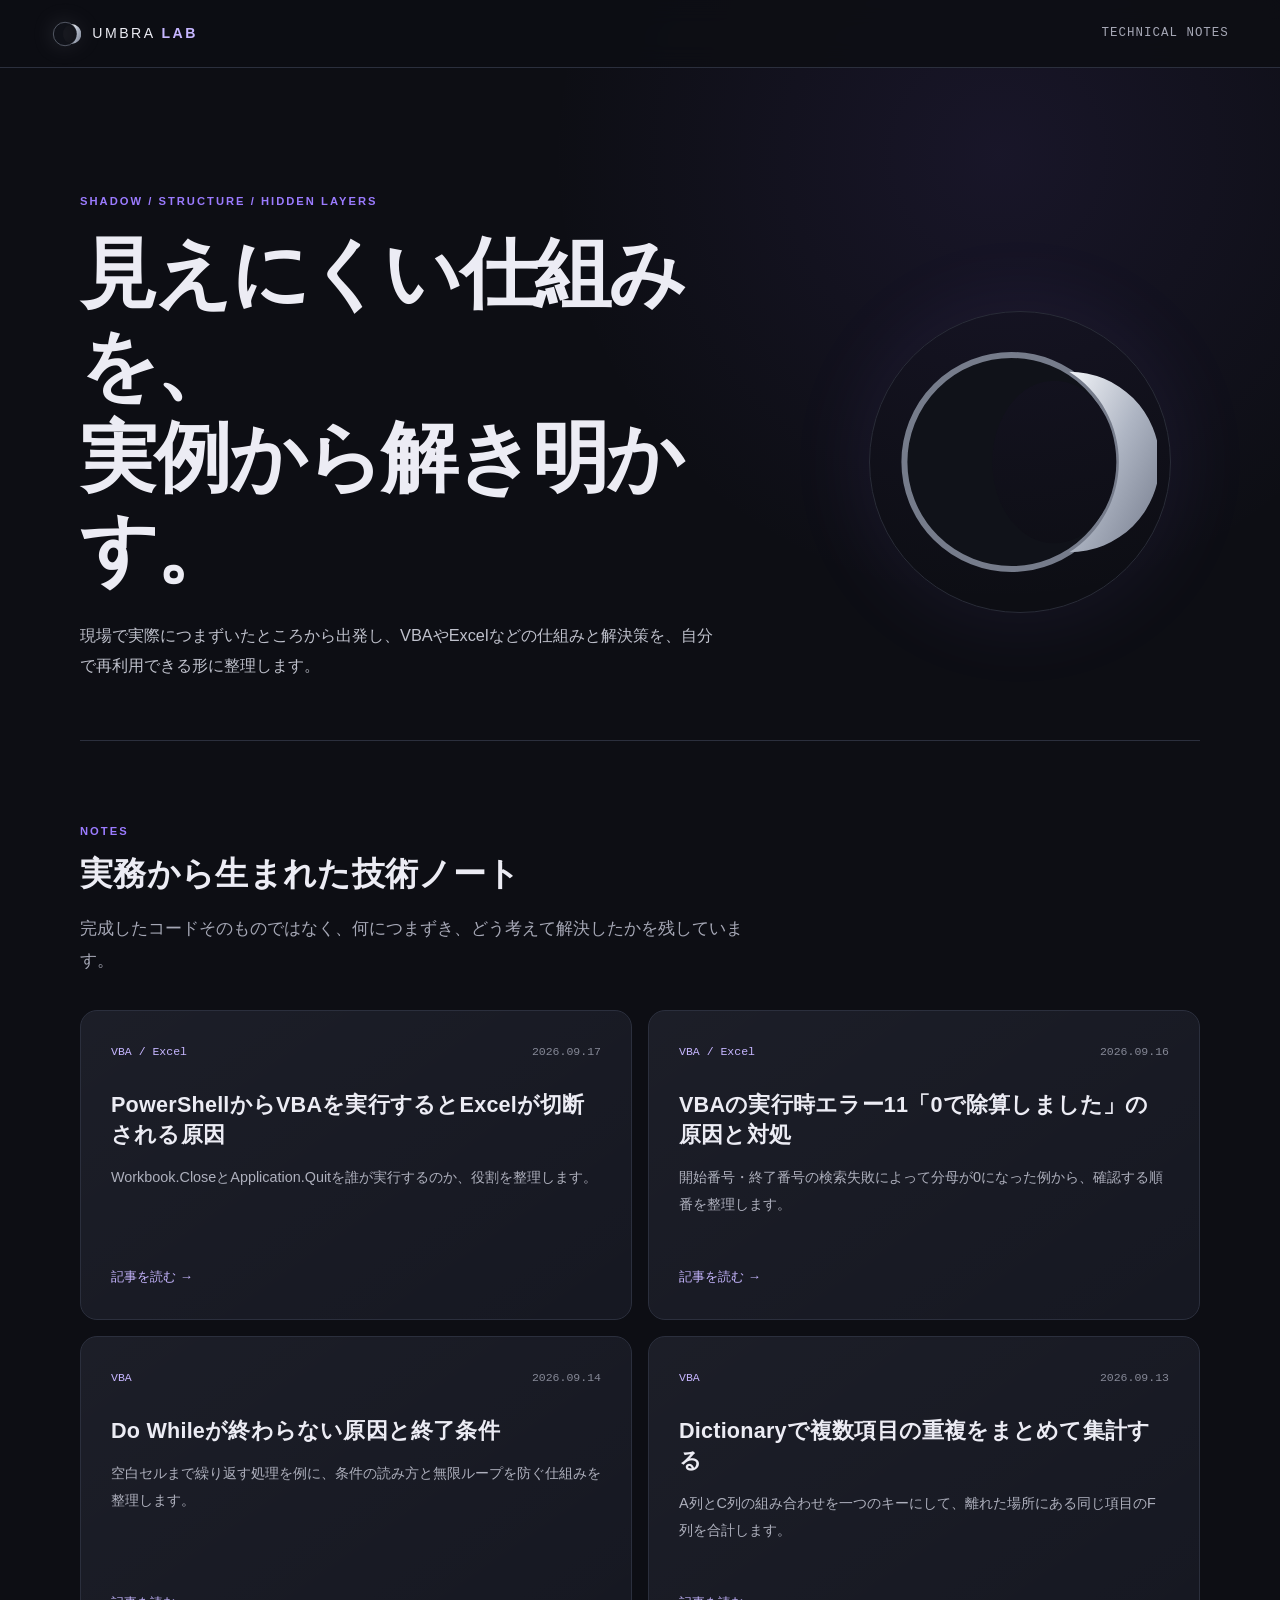
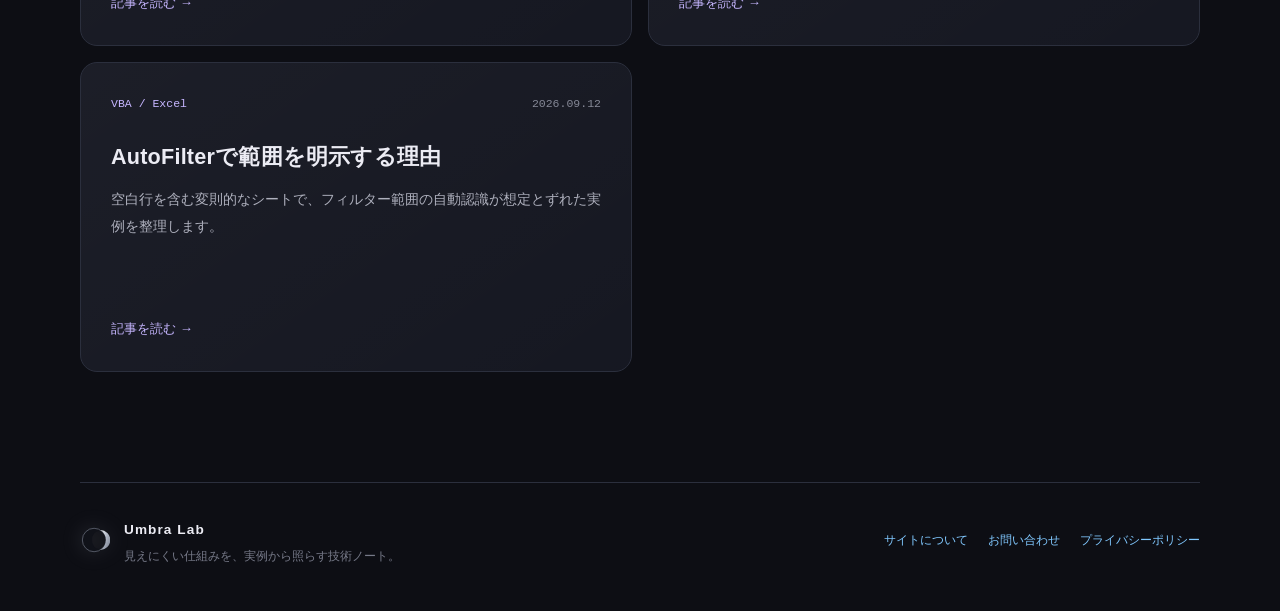
<file: docs/index.html>
<!doctype html>
<html lang="ja">
<head>
  <meta charset="utf-8">
  <meta name="viewport" content="width=device-width, initial-scale=1">
  <title>Umbra Lab | 実務から解き明かす技術ノート</title>
  <meta name="description" content="VBA、Excel、Power BIなど、現場で実際につまずいた技術の仕組みと解決策を整理する技術ノートです。">
  <meta name="theme-color" content="#0d0e14">
  <link rel="icon" type="image/svg+xml" href="favicon.svg">
  <link rel="stylesheet" href="styles.css">
  <script async src="https://pagead2.googlesyndication.com/pagead/js/adsbygoogle.js?client=ca-pub-7698546524249831"
     crossorigin="anonymous"></script>
</head>
<body class="home-page">
  <header class="site-header">
    <a class="brand" href="index.html" aria-label="Umbra Lab トップへ">
      <img class="brand-mark" src="assets/umbra-mark.svg" alt="">
      <span>UMBRA <strong>LAB</strong></span>
    </a>
    <span class="section-name">TECHNICAL NOTES</span>
  </header>

  <main class="home-shell">
    <section class="home-hero">
      <div class="hero-copy">
        <p class="section-kicker">SHADOW / STRUCTURE / HIDDEN LAYERS</p>
        <h1>見えにくい仕組みを、<br>実例から解き明かす。</h1>
        <p>現場で実際につまずいたところから出発し、VBAやExcelなどの仕組みと解決策を、自分で再利用できる形に整理します。</p>
      </div>
      <div class="hero-symbol" aria-hidden="true">
        <img src="assets/umbra-mark.svg" alt="">
      </div>
    </section>

    <section class="article-index" aria-labelledby="notes-title">
      <div class="index-heading">
        <p class="section-kicker">NOTES</p>
        <h2 id="notes-title">実務から生まれた技術ノート</h2>
        <p>完成したコードそのものではなく、何につまずき、どう考えて解決したかを残しています。</p>
      </div>

      <div class="article-grid">
        <a class="article-card" href="articles/powershell-vba-excel-disconnected.html">
          <div class="card-meta"><span>VBA / Excel</span><time datetime="2026-09-17">2026.09.17</time></div>
          <h3>PowerShellからVBAを実行するとExcelが切断される原因</h3>
          <p>Workbook.CloseとApplication.Quitを誰が実行するのか、役割を整理します。</p>
          <span class="card-link">記事を読む <span aria-hidden="true">→</span></span>
        </a>

        <a class="article-card" href="articles/division-by-zero-error-11.html">
          <div class="card-meta"><span>VBA / Excel</span><time datetime="2026-09-16">2026.09.16</time></div>
          <h3>VBAの実行時エラー11「0で除算しました」の原因と対処</h3>
          <p>開始番号・終了番号の検索失敗によって分母が0になった例から、確認する順番を整理します。</p>
          <span class="card-link">記事を読む <span aria-hidden="true">→</span></span>
        </a>

        <a class="article-card" href="articles/do-while-exit-condition.html">
          <div class="card-meta"><span>VBA</span><time datetime="2026-09-14">2026.09.14</time></div>
          <h3>Do Whileが終わらない原因と終了条件</h3>
          <p>空白セルまで繰り返す処理を例に、条件の読み方と無限ループを防ぐ仕組みを整理します。</p>
          <span class="card-link">記事を読む <span aria-hidden="true">→</span></span>
        </a>

        <a class="article-card" href="articles/dictionary-multiple-keys.html">
          <div class="card-meta"><span>VBA</span><time datetime="2026-09-13">2026.09.13</time></div>
          <h3>Dictionaryで複数項目の重複をまとめて集計する</h3>
          <p>A列とC列の組み合わせを一つのキーにして、離れた場所にある同じ項目のF列を合計します。</p>
          <span class="card-link">記事を読む <span aria-hidden="true">→</span></span>
        </a>

        <a class="article-card" href="articles/autofilter-range.html">
          <div class="card-meta"><span>VBA / Excel</span><time datetime="2026-09-12">2026.09.12</time></div>
          <h3>AutoFilterで範囲を明示する理由</h3>
          <p>空白行を含む変則的なシートで、フィルター範囲の自動認識が想定とずれた実例を整理します。</p>
          <span class="card-link">記事を読む <span aria-hidden="true">→</span></span>
        </a>

      </div>
    </section>
  </main>

  <footer class="site-footer">
    <div class="footer-brand">
      <img class="brand-mark" src="assets/umbra-mark.svg" alt="">
      <div><strong>Umbra Lab</strong><p>見えにくい仕組みを、実例から照らす技術ノート。</p></div>
    </div>
    <nav class="footer-links" aria-label="サイト情報">
      <a href="about.html">サイトについて</a>
      <a href="contact.html">お問い合わせ</a>
      <a href="privacy-policy.html">プライバシーポリシー</a>
    </nav>
  </footer>
</body>
</html>
</file>
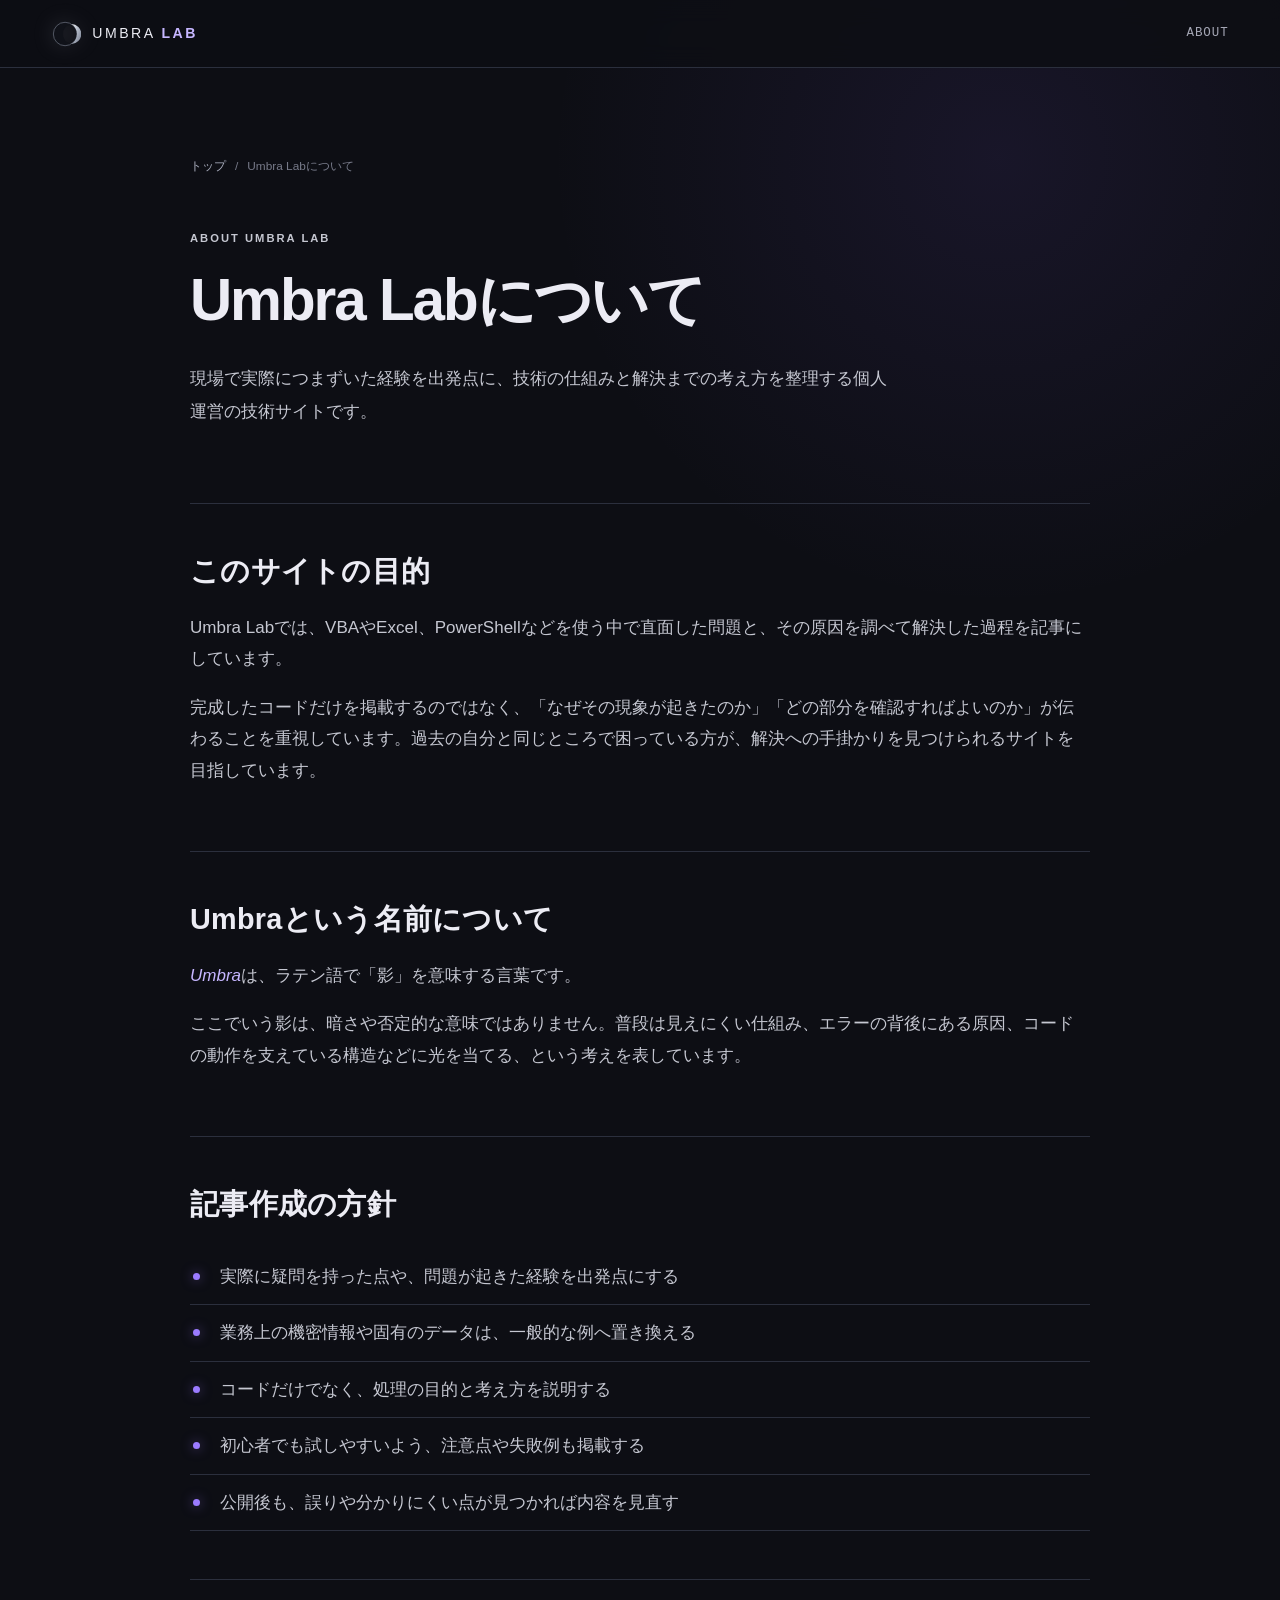
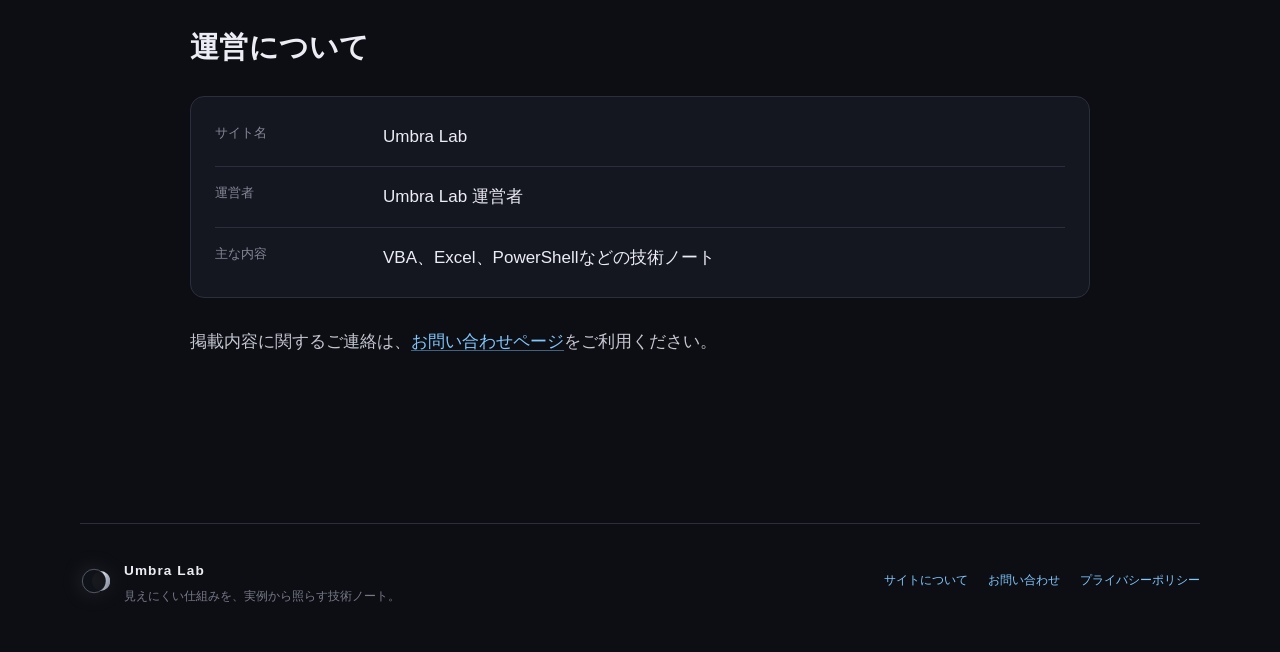
<file: docs/about.html>
<!doctype html>
<html lang="ja">
<head>
  <meta charset="utf-8">
  <meta name="viewport" content="width=device-width, initial-scale=1">
  <title>Umbra Labについて | Umbra Lab</title>
  <meta name="description" content="Umbra Labの運営目的、記事作成の方針、サイト名に込めた意味をご案内します。">
  <meta name="theme-color" content="#0d0e14">
  <link rel="canonical" href="https://umbra-lab.jp/about.html">
  <link rel="icon" type="image/svg+xml" href="favicon.svg">
  <link rel="stylesheet" href="styles.css">
</head>
<body>
  <header class="site-header">
    <a class="brand" href="index.html" aria-label="Umbra Lab トップへ">
      <img class="brand-mark" src="assets/umbra-mark.svg" alt="">
      <span>UMBRA <strong>LAB</strong></span>
    </a>
    <span class="section-name">ABOUT</span>
  </header>

  <main class="info-shell">
    <article class="info-article">
      <nav class="breadcrumb" aria-label="パンくずリスト">
        <a href="index.html">トップ</a><span>/</span><span>Umbra Labについて</span>
      </nav>

      <header class="info-hero">
        <p class="section-kicker">ABOUT UMBRA LAB</p>
        <h1>Umbra Labについて</h1>
        <p class="lead">現場で実際につまずいた経験を出発点に、技術の仕組みと解決までの考え方を整理する個人運営の技術サイトです。</p>
      </header>

      <section>
        <h2>このサイトの目的</h2>
        <p>Umbra Labでは、VBAやExcel、PowerShellなどを使う中で直面した問題と、その原因を調べて解決した過程を記事にしています。</p>
        <p>完成したコードだけを掲載するのではなく、「なぜその現象が起きたのか」「どの部分を確認すればよいのか」が伝わることを重視しています。過去の自分と同じところで困っている方が、解決への手掛かりを見つけられるサイトを目指しています。</p>
      </section>

      <section>
        <h2>Umbraという名前について</h2>
        <p><em>Umbra</em>は、ラテン語で「影」を意味する言葉です。</p>
        <p>ここでいう影は、暗さや否定的な意味ではありません。普段は見えにくい仕組み、エラーの背後にある原因、コードの動作を支えている構造などに光を当てる、という考えを表しています。</p>
      </section>

      <section>
        <h2>記事作成の方針</h2>
        <ul class="info-list">
          <li>実際に疑問を持った点や、問題が起きた経験を出発点にする</li>
          <li>業務上の機密情報や固有のデータは、一般的な例へ置き換える</li>
          <li>コードだけでなく、処理の目的と考え方を説明する</li>
          <li>初心者でも試しやすいよう、注意点や失敗例も掲載する</li>
          <li>公開後も、誤りや分かりにくい点が見つかれば内容を見直す</li>
        </ul>
      </section>

      <section>
        <h2>運営について</h2>
        <div class="profile-card">
          <dl>
            <div><dt>サイト名</dt><dd>Umbra Lab</dd></div>
            <div><dt>運営者</dt><dd>Umbra Lab 運営者</dd></div>
            <div><dt>主な内容</dt><dd>VBA、Excel、PowerShellなどの技術ノート</dd></div>
          </dl>
        </div>
        <p>掲載内容に関するご連絡は、<a class="text-link" href="contact.html">お問い合わせページ</a>をご利用ください。</p>
      </section>
    </article>
  </main>

  <footer class="site-footer info-footer">
    <div class="footer-brand">
      <img class="brand-mark" src="assets/umbra-mark.svg" alt="">
      <div><strong>Umbra Lab</strong><p>見えにくい仕組みを、実例から照らす技術ノート。</p></div>
    </div>
    <nav class="footer-links" aria-label="サイト情報">
      <a href="about.html">サイトについて</a>
      <a href="contact.html">お問い合わせ</a>
      <a href="privacy-policy.html">プライバシーポリシー</a>
    </nav>
  </footer>
</body>
</html>
</file>
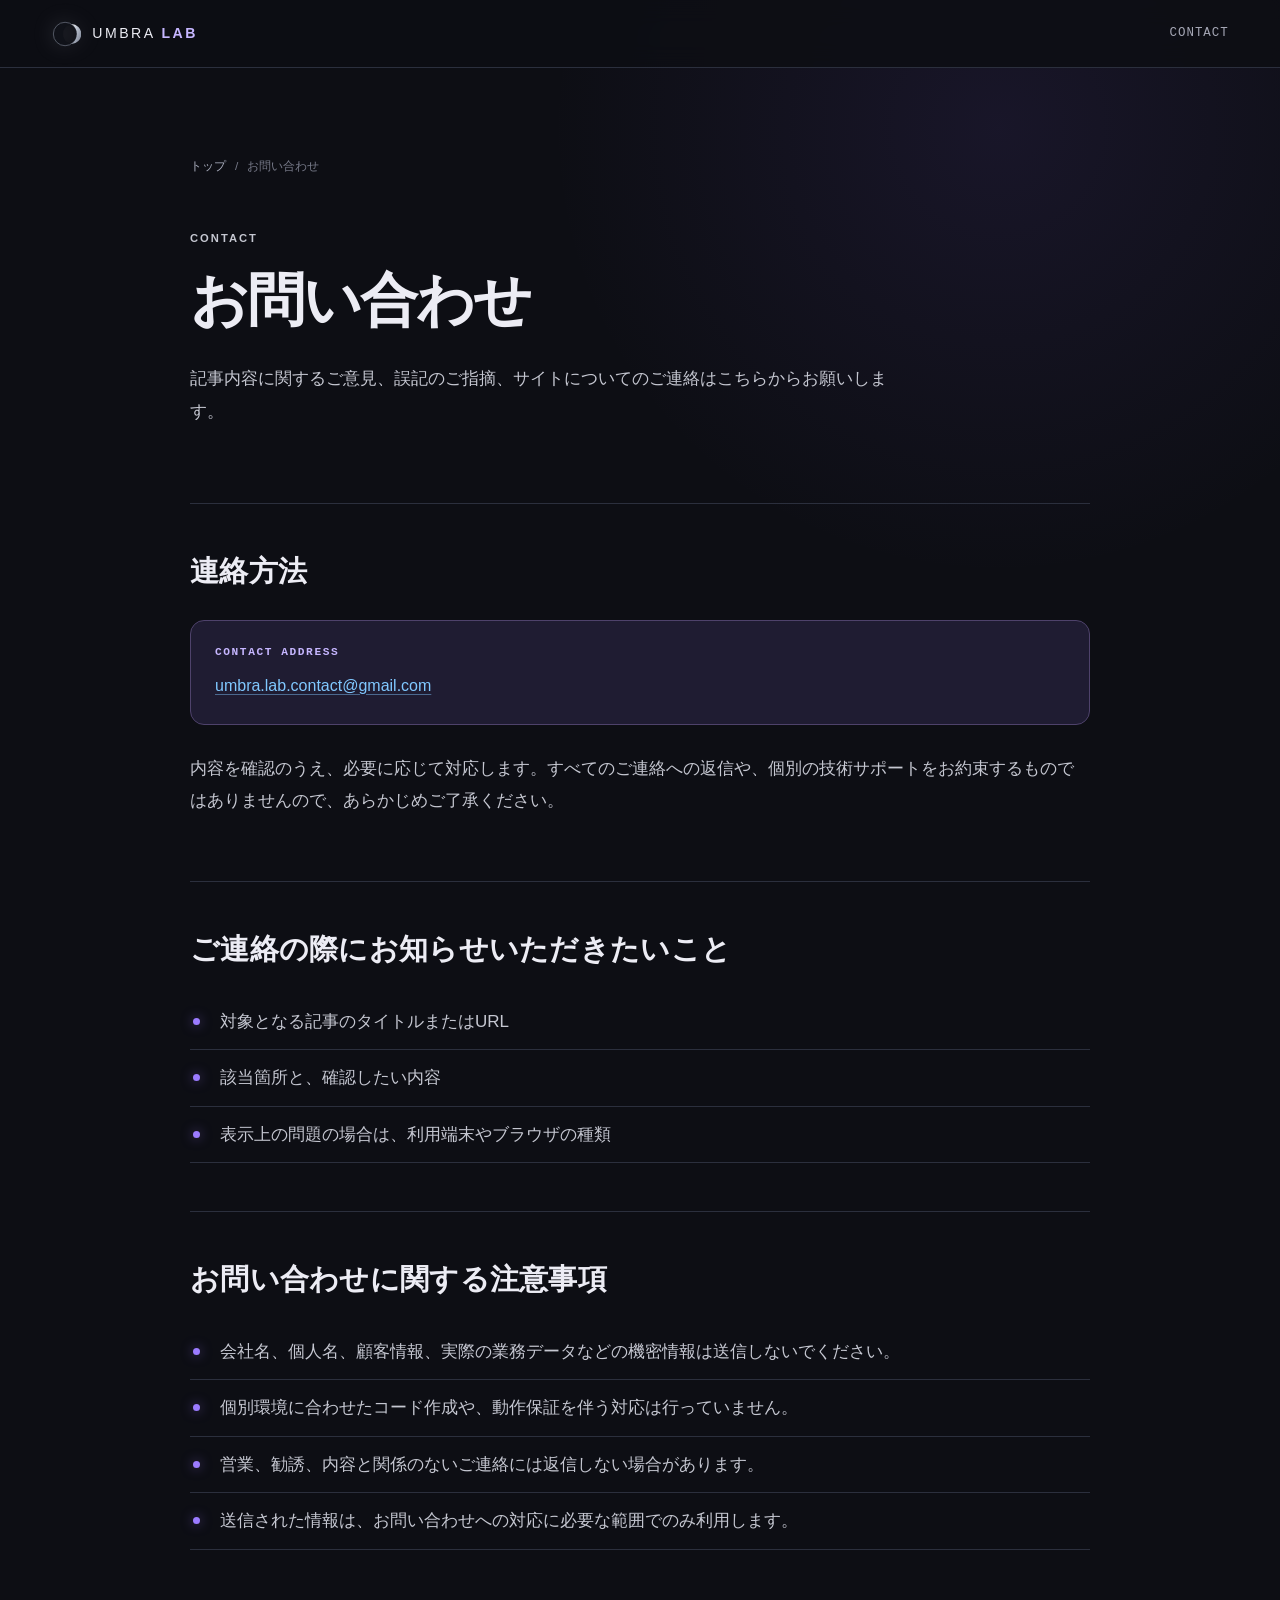
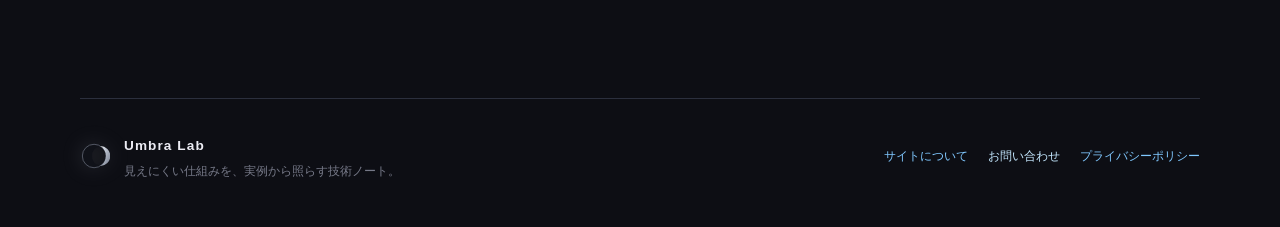
<file: docs/contact.html>
<!doctype html>
<html lang="ja">
<head>
  <meta charset="utf-8">
  <meta name="viewport" content="width=device-width, initial-scale=1">
  <title>お問い合わせ | Umbra Lab</title>
  <meta name="description" content="Umbra Labへのご意見、記事内容に関するご連絡、掲載内容の訂正依頼についてご案内します。">
  <meta name="theme-color" content="#0d0e14">
  <link rel="canonical" href="https://umbra-lab.jp/contact.html">
  <link rel="icon" type="image/svg+xml" href="favicon.svg">
  <link rel="stylesheet" href="styles.css">
</head>
<body>
  <header class="site-header">
    <a class="brand" href="index.html" aria-label="Umbra Lab トップへ">
      <img class="brand-mark" src="assets/umbra-mark.svg" alt="">
      <span>UMBRA <strong>LAB</strong></span>
    </a>
    <span class="section-name">CONTACT</span>
  </header>

  <main class="info-shell">
    <article class="info-article">
      <nav class="breadcrumb" aria-label="パンくずリスト">
        <a href="index.html">トップ</a><span>/</span><span>お問い合わせ</span>
      </nav>

      <header class="info-hero">
        <p class="section-kicker">CONTACT</p>
        <h1>お問い合わせ</h1>
        <p class="lead">記事内容に関するご意見、誤記のご指摘、サイトについてのご連絡はこちらからお願いします。</p>
      </header>

      <section>
        <h2>連絡方法</h2>
        <div class="contact-panel">
          <p class="contact-label">CONTACT ADDRESS</p>
          <p class="contact-address"><a href="mailto:umbra.lab.contact@gmail.com">umbra.lab.contact@gmail.com</a></p>
        </div>
        <p>内容を確認のうえ、必要に応じて対応します。すべてのご連絡への返信や、個別の技術サポートをお約束するものではありませんので、あらかじめご了承ください。</p>
      </section>

      <section>
        <h2>ご連絡の際にお知らせいただきたいこと</h2>
        <ul class="info-list">
          <li>対象となる記事のタイトルまたはURL</li>
          <li>該当箇所と、確認したい内容</li>
          <li>表示上の問題の場合は、利用端末やブラウザの種類</li>
        </ul>
      </section>

      <section>
        <h2>お問い合わせに関する注意事項</h2>
        <ul class="info-list">
          <li>会社名、個人名、顧客情報、実際の業務データなどの機密情報は送信しないでください。</li>
          <li>個別環境に合わせたコード作成や、動作保証を伴う対応は行っていません。</li>
          <li>営業、勧誘、内容と関係のないご連絡には返信しない場合があります。</li>
          <li>送信された情報は、お問い合わせへの対応に必要な範囲でのみ利用します。</li>
        </ul>
      </section>
    </article>
  </main>

  <footer class="site-footer info-footer">
    <div class="footer-brand">
      <img class="brand-mark" src="assets/umbra-mark.svg" alt="">
      <div><strong>Umbra Lab</strong><p>見えにくい仕組みを、実例から照らす技術ノート。</p></div>
    </div>
    <nav class="footer-links" aria-label="サイト情報">
      <a href="about.html">サイトについて</a>
      <a href="contact.html" aria-current="page">お問い合わせ</a>
      <a href="privacy-policy.html">プライバシーポリシー</a>
    </nav>
  </footer>
</body>
</html>
</file>
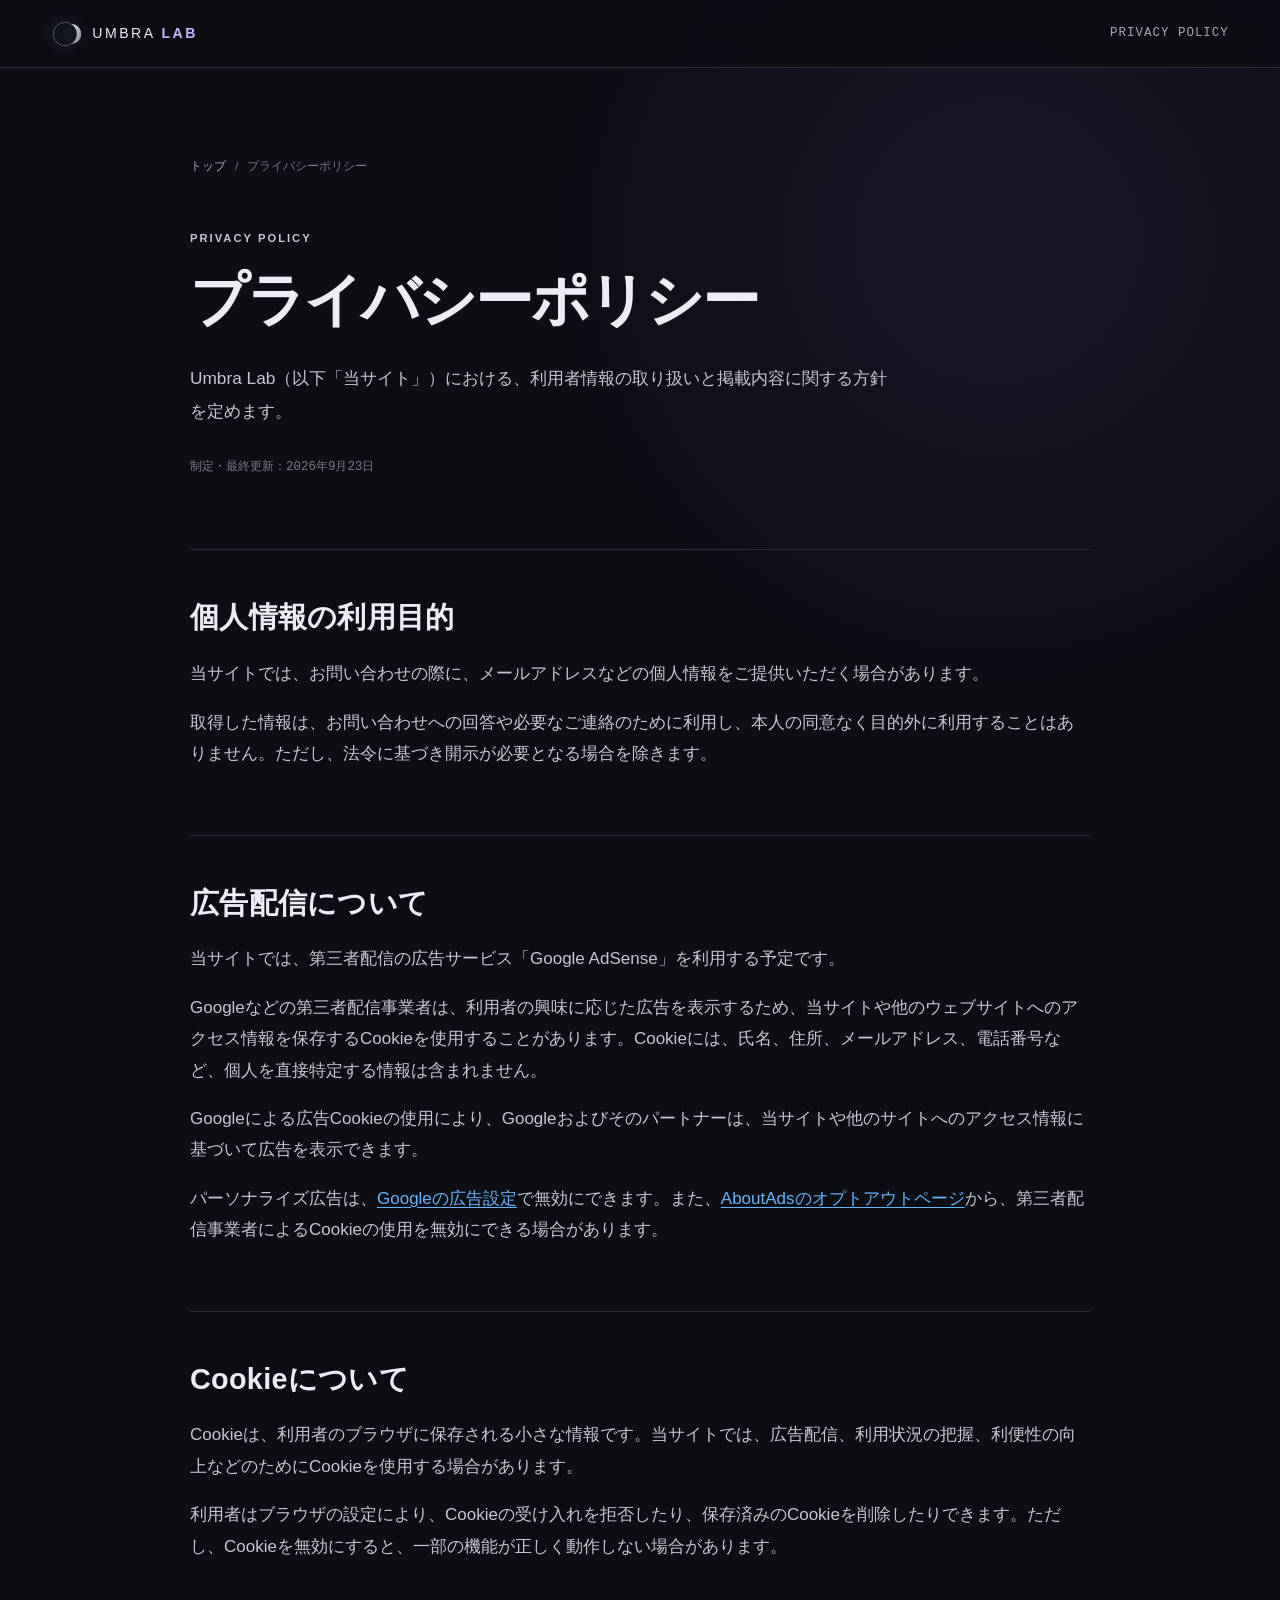
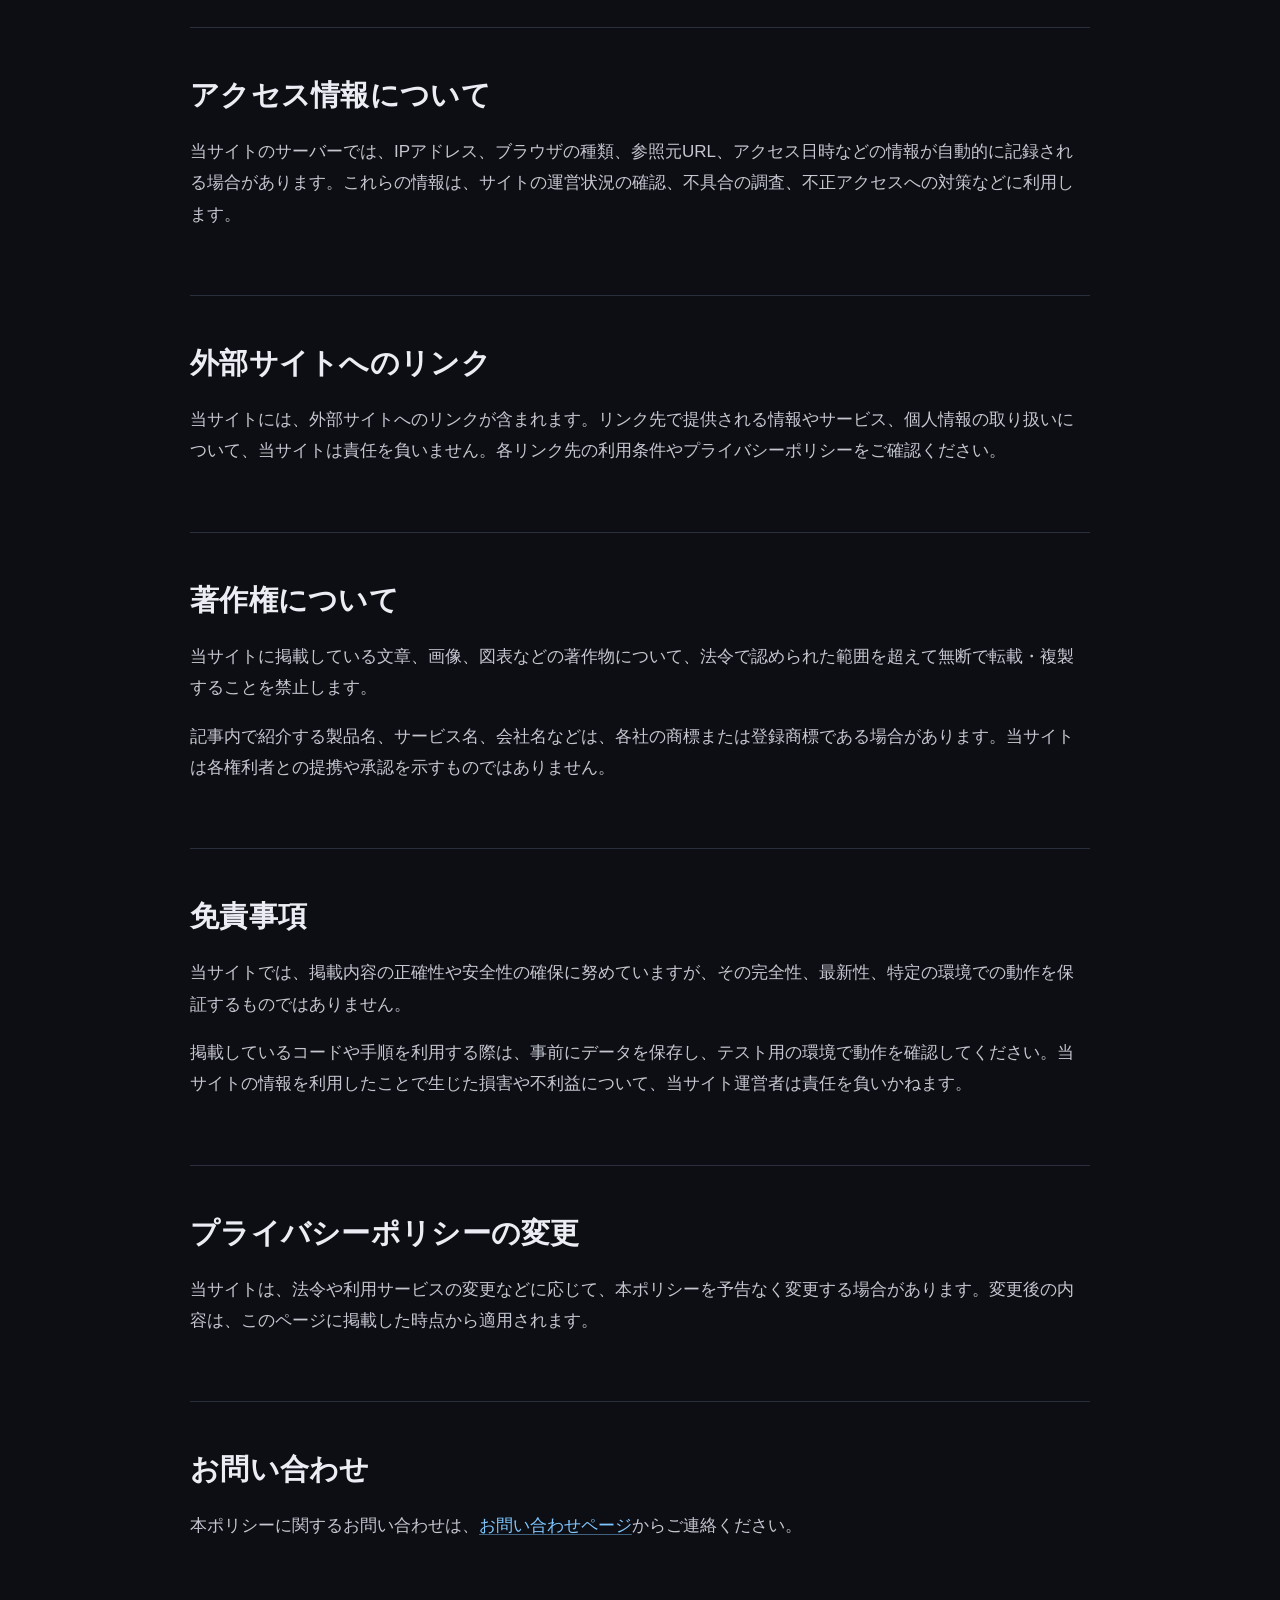
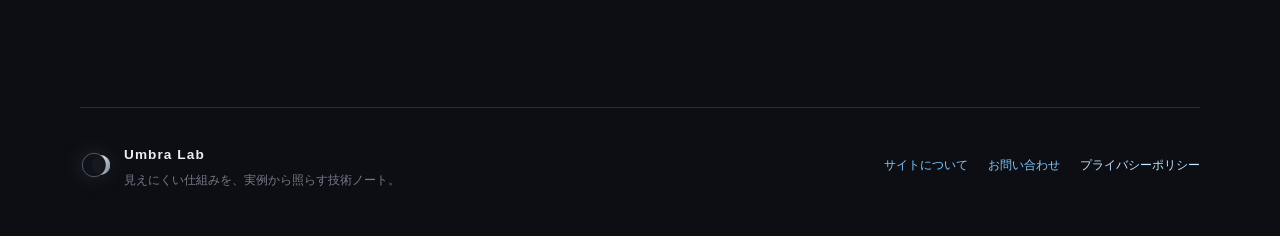
<file: docs/privacy-policy.html>
<!doctype html>
<html lang="ja">
<head>
  <meta charset="utf-8">
  <meta name="viewport" content="width=device-width, initial-scale=1">
  <title>プライバシーポリシー | Umbra Lab</title>
  <meta name="description" content="Umbra Labにおける個人情報、Cookie、広告配信、免責事項などの取り扱いについてご案内します。">
  <meta name="theme-color" content="#0d0e14">
  <link rel="canonical" href="https://umbra-lab.jp/privacy-policy.html">
  <link rel="icon" type="image/svg+xml" href="favicon.svg">
  <link rel="stylesheet" href="styles.css">
</head>
<body>
  <header class="site-header">
    <a class="brand" href="index.html" aria-label="Umbra Lab トップへ">
      <img class="brand-mark" src="assets/umbra-mark.svg" alt="">
      <span>UMBRA <strong>LAB</strong></span>
    </a>
    <span class="section-name">PRIVACY POLICY</span>
  </header>

  <main class="info-shell">
    <article class="info-article policy-page">
      <nav class="breadcrumb" aria-label="パンくずリスト">
        <a href="index.html">トップ</a><span>/</span><span>プライバシーポリシー</span>
      </nav>

      <header class="info-hero">
        <p class="section-kicker">PRIVACY POLICY</p>
        <h1>プライバシーポリシー</h1>
        <p class="lead">Umbra Lab（以下「当サイト」）における、利用者情報の取り扱いと掲載内容に関する方針を定めます。</p>
        <p class="policy-date">制定・最終更新：2026年9月23日</p>
      </header>

      <section>
        <h2>個人情報の利用目的</h2>
        <p>当サイトでは、お問い合わせの際に、メールアドレスなどの個人情報をご提供いただく場合があります。</p>
        <p>取得した情報は、お問い合わせへの回答や必要なご連絡のために利用し、本人の同意なく目的外に利用することはありません。ただし、法令に基づき開示が必要となる場合を除きます。</p>
      </section>

      <section>
        <h2>広告配信について</h2>
        <p>当サイトでは、第三者配信の広告サービス「Google AdSense」を利用する予定です。</p>
        <p>Googleなどの第三者配信事業者は、利用者の興味に応じた広告を表示するため、当サイトや他のウェブサイトへのアクセス情報を保存するCookieを使用することがあります。Cookieには、氏名、住所、メールアドレス、電話番号など、個人を直接特定する情報は含まれません。</p>
        <p>Googleによる広告Cookieの使用により、Googleおよびそのパートナーは、当サイトや他のサイトへのアクセス情報に基づいて広告を表示できます。</p>
        <p>パーソナライズ広告は、<a class="text-link" href="https://adssettings.google.com/" target="_blank" rel="noopener noreferrer">Googleの広告設定</a>で無効にできます。また、<a class="text-link" href="https://optout.aboutads.info/" target="_blank" rel="noopener noreferrer">AboutAdsのオプトアウトページ</a>から、第三者配信事業者によるCookieの使用を無効にできる場合があります。</p>
      </section>

      <section>
        <h2>Cookieについて</h2>
        <p>Cookieは、利用者のブラウザに保存される小さな情報です。当サイトでは、広告配信、利用状況の把握、利便性の向上などのためにCookieを使用する場合があります。</p>
        <p>利用者はブラウザの設定により、Cookieの受け入れを拒否したり、保存済みのCookieを削除したりできます。ただし、Cookieを無効にすると、一部の機能が正しく動作しない場合があります。</p>
      </section>

      <section>
        <h2>アクセス情報について</h2>
        <p>当サイトのサーバーでは、IPアドレス、ブラウザの種類、参照元URL、アクセス日時などの情報が自動的に記録される場合があります。これらの情報は、サイトの運営状況の確認、不具合の調査、不正アクセスへの対策などに利用します。</p>
      </section>

      <section>
        <h2>外部サイトへのリンク</h2>
        <p>当サイトには、外部サイトへのリンクが含まれます。リンク先で提供される情報やサービス、個人情報の取り扱いについて、当サイトは責任を負いません。各リンク先の利用条件やプライバシーポリシーをご確認ください。</p>
      </section>

      <section>
        <h2>著作権について</h2>
        <p>当サイトに掲載している文章、画像、図表などの著作物について、法令で認められた範囲を超えて無断で転載・複製することを禁止します。</p>
        <p>記事内で紹介する製品名、サービス名、会社名などは、各社の商標または登録商標である場合があります。当サイトは各権利者との提携や承認を示すものではありません。</p>
      </section>

      <section>
        <h2>免責事項</h2>
        <p>当サイトでは、掲載内容の正確性や安全性の確保に努めていますが、その完全性、最新性、特定の環境での動作を保証するものではありません。</p>
        <p>掲載しているコードや手順を利用する際は、事前にデータを保存し、テスト用の環境で動作を確認してください。当サイトの情報を利用したことで生じた損害や不利益について、当サイト運営者は責任を負いかねます。</p>
      </section>

      <section>
        <h2>プライバシーポリシーの変更</h2>
        <p>当サイトは、法令や利用サービスの変更などに応じて、本ポリシーを予告なく変更する場合があります。変更後の内容は、このページに掲載した時点から適用されます。</p>
      </section>

      <section>
        <h2>お問い合わせ</h2>
        <p>本ポリシーに関するお問い合わせは、<a class="text-link" href="contact.html">お問い合わせページ</a>からご連絡ください。</p>
      </section>
    </article>
  </main>

  <footer class="site-footer info-footer">
    <div class="footer-brand">
      <img class="brand-mark" src="assets/umbra-mark.svg" alt="">
      <div><strong>Umbra Lab</strong><p>見えにくい仕組みを、実例から照らす技術ノート。</p></div>
    </div>
    <nav class="footer-links" aria-label="サイト情報">
      <a href="about.html">サイトについて</a>
      <a href="contact.html">お問い合わせ</a>
      <a href="privacy-policy.html" aria-current="page">プライバシーポリシー</a>
    </nav>
  </footer>
</body>
</html>
</file>
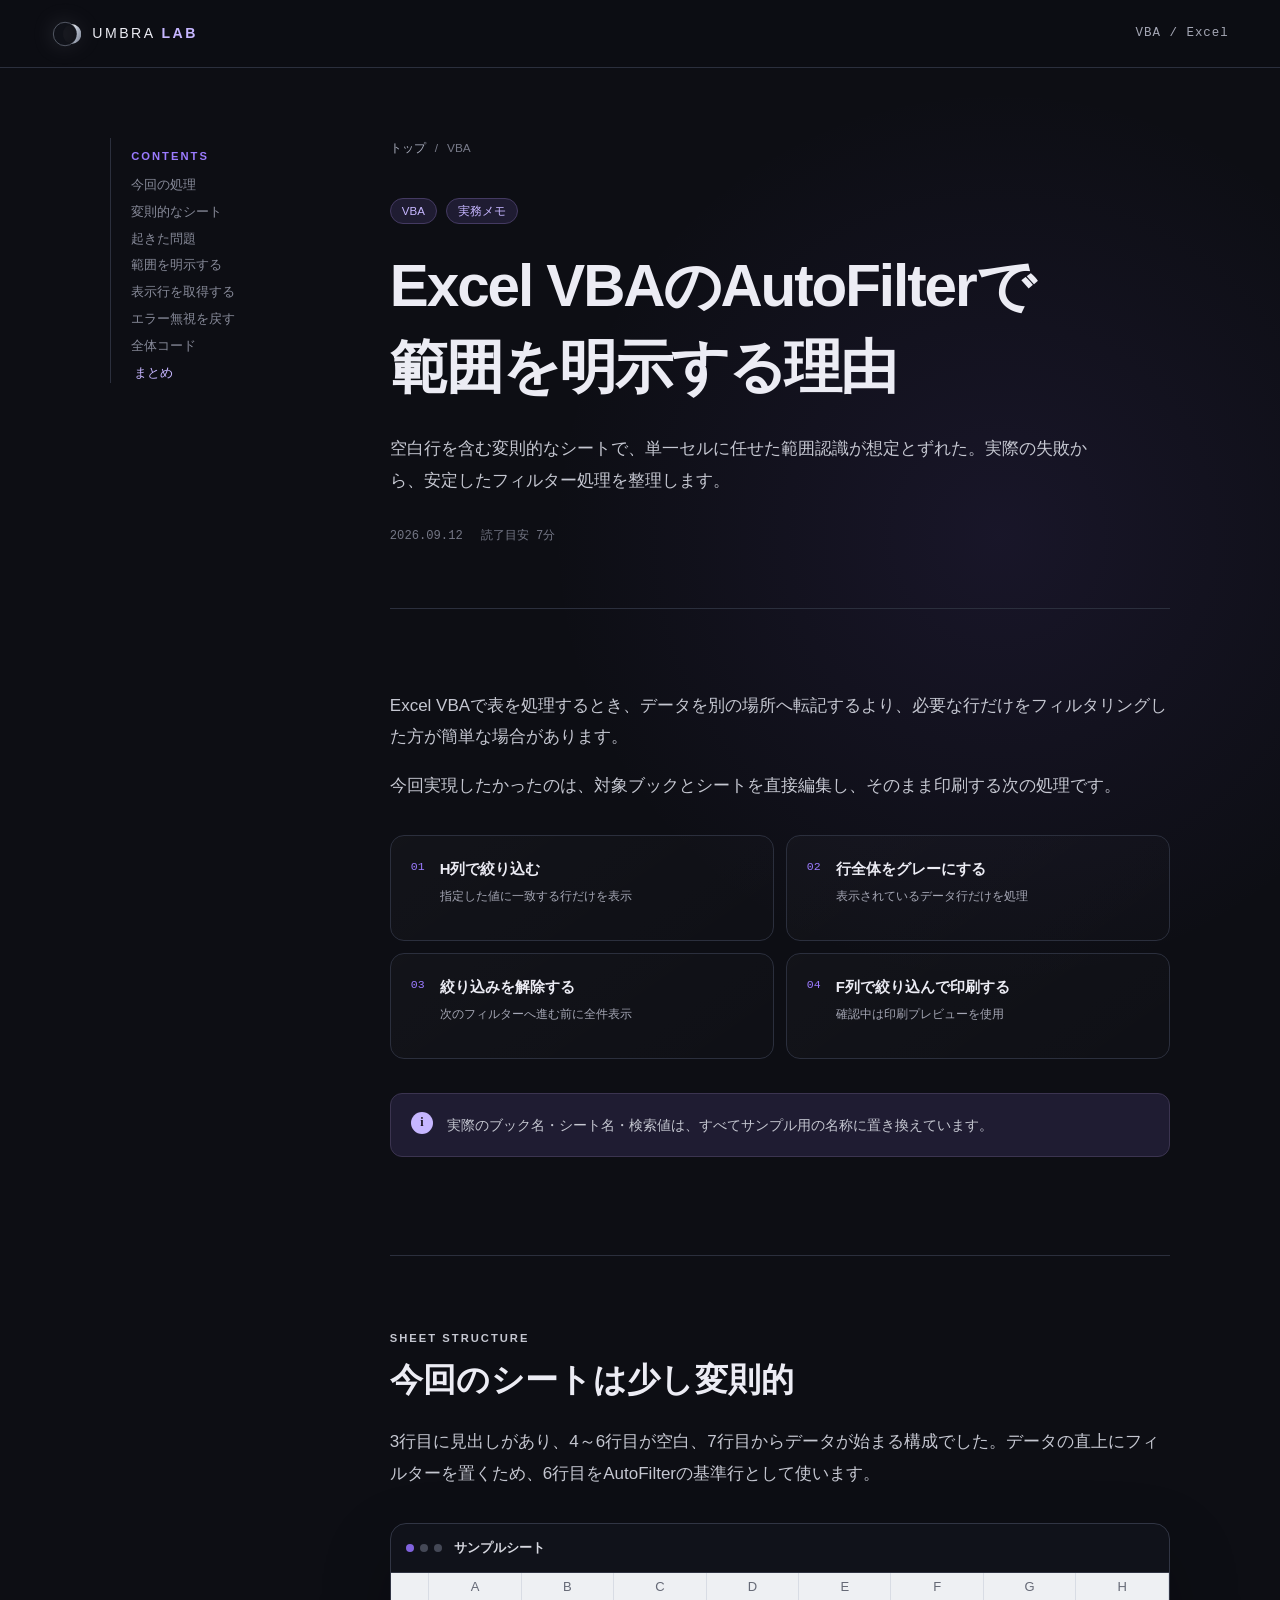
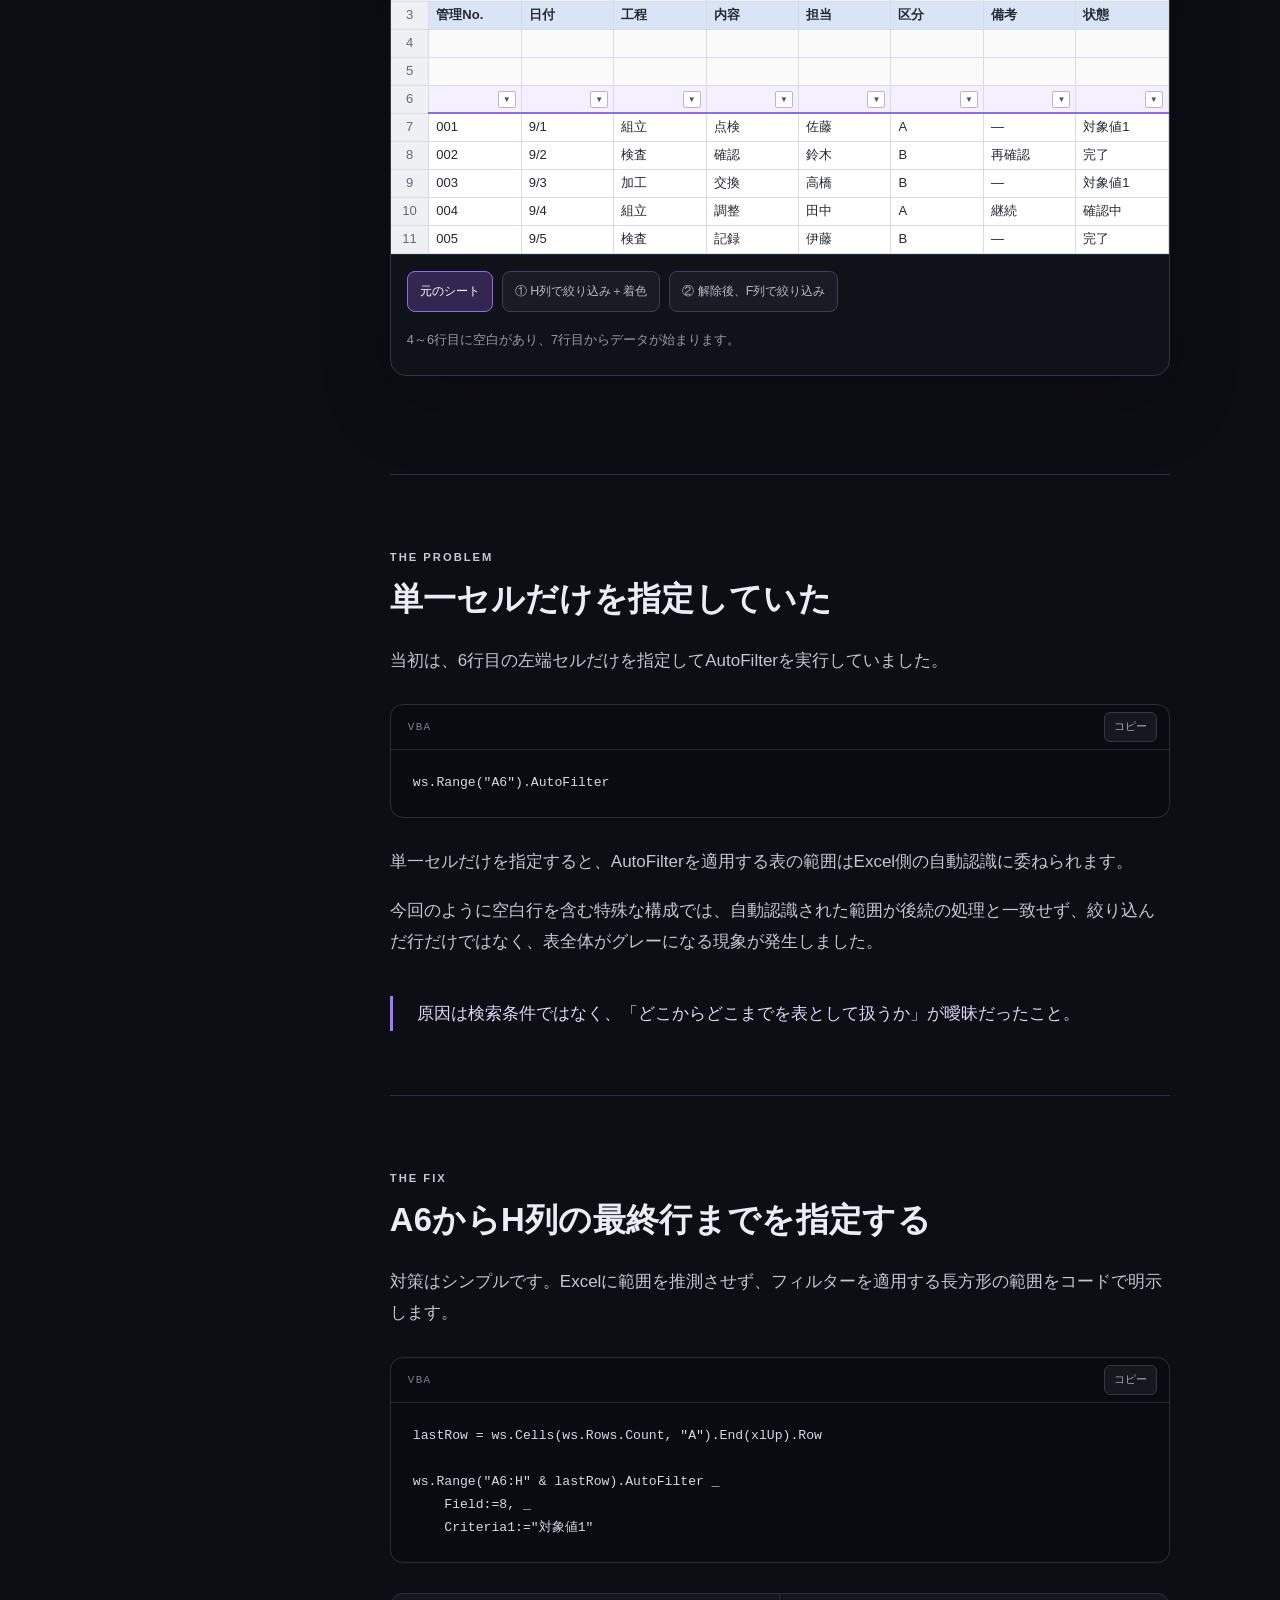
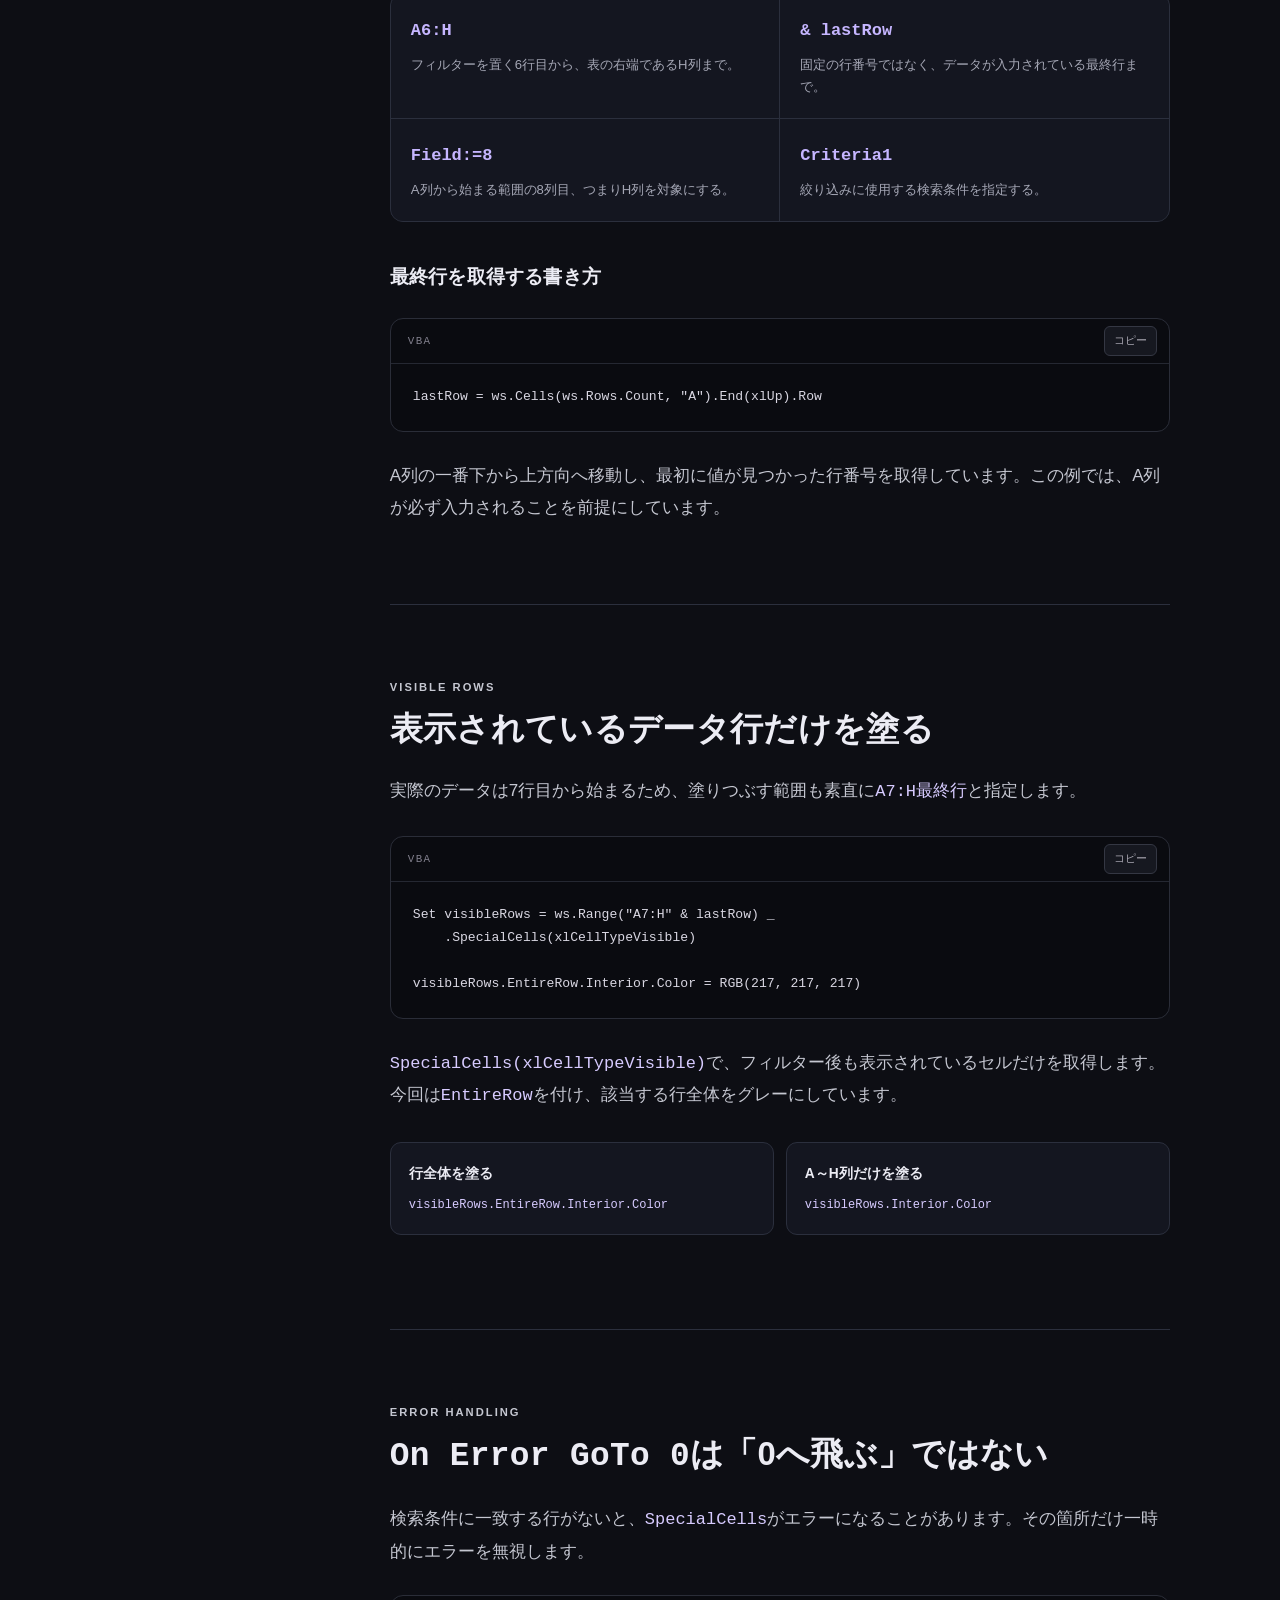
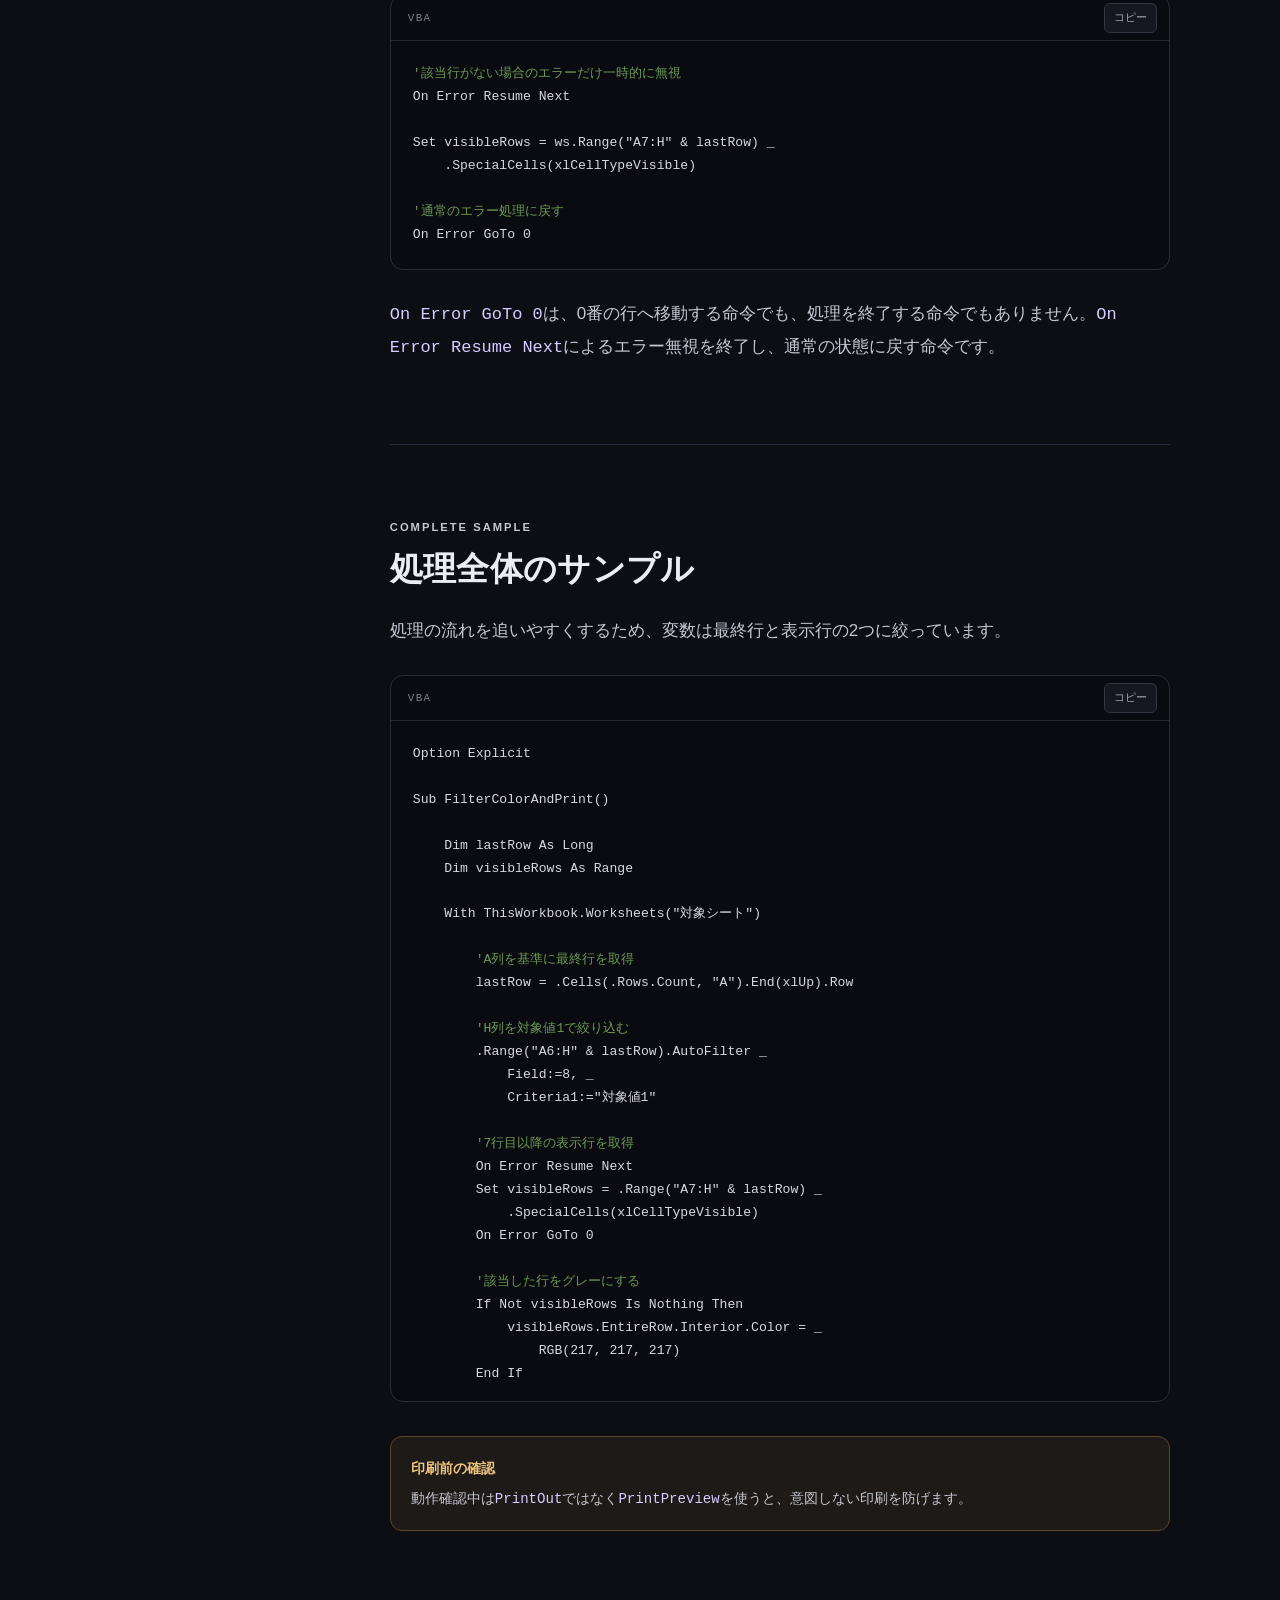
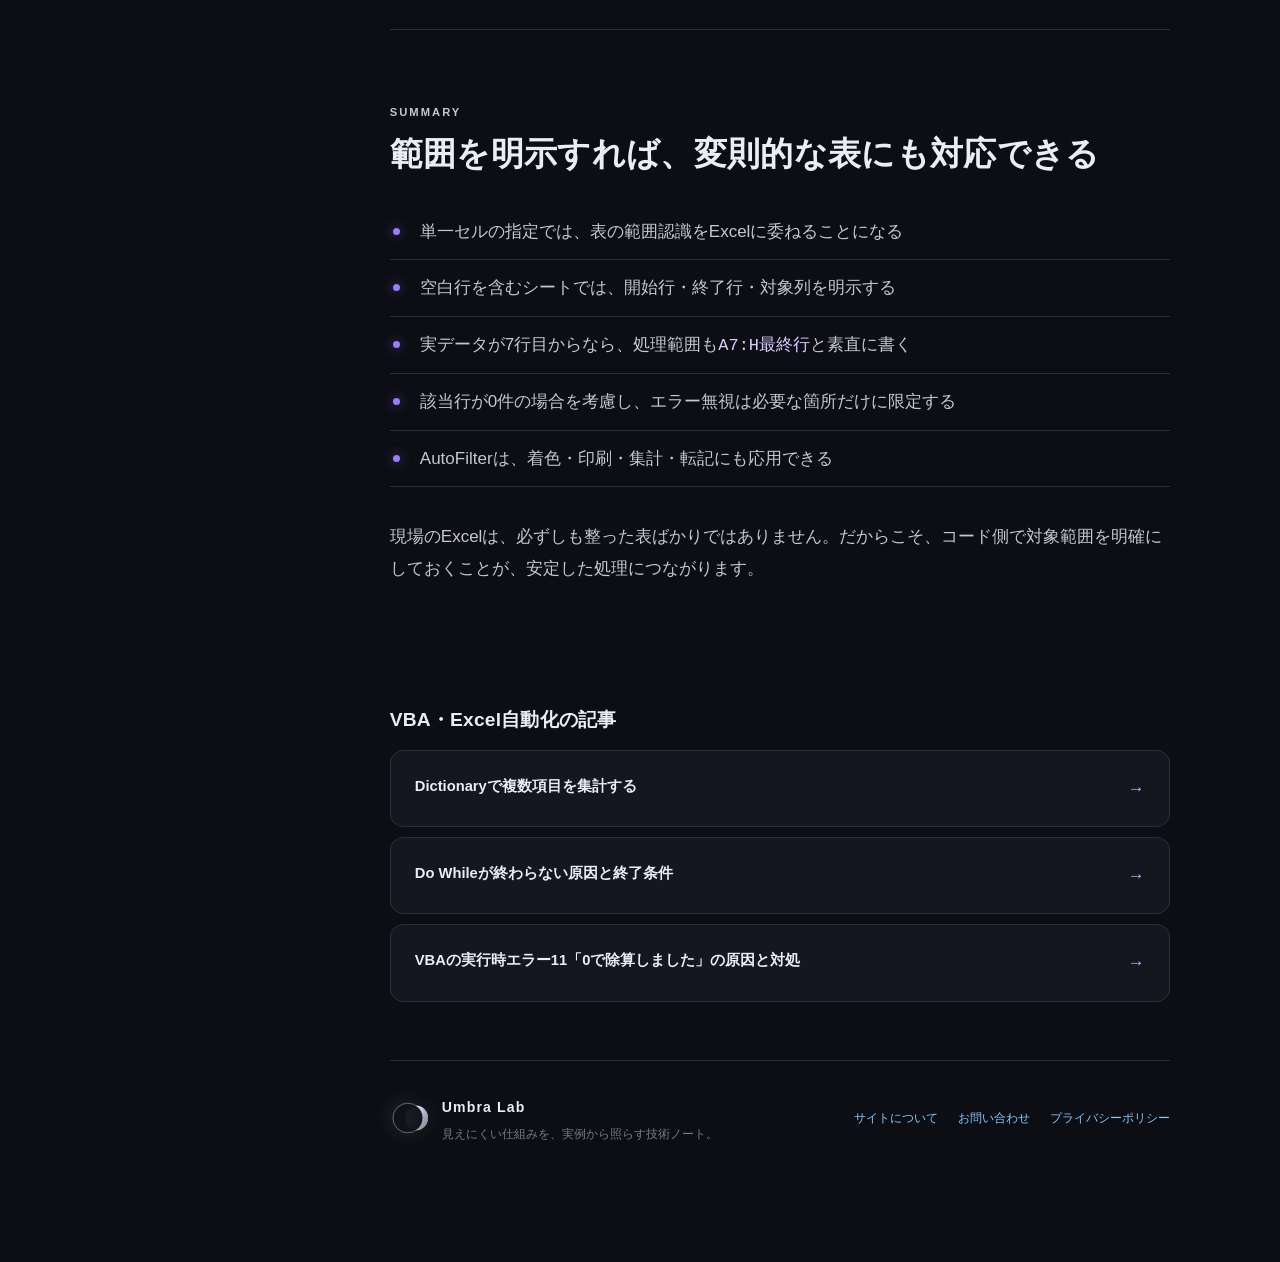
<file: docs/articles/autofilter-range.html>
<!doctype html>
<html lang="ja">
<head>
  <meta charset="utf-8">
  <meta name="viewport" content="width=device-width, initial-scale=1">
  <title>Excel VBAのAutoFilterで範囲を明示する理由 | Umbra Lab</title>
  <meta name="description" content="空白行を含む変則的なExcelシートで、AutoFilterの自動範囲認識が想定とずれた実例と、範囲を明示して安定させる方法を解説します。">
  <meta name="theme-color" content="#0d0e14">
  <link rel="icon" type="image/svg+xml" href="../favicon.svg">
  <link rel="stylesheet" href="../styles.css">
  <script async src="https://pagead2.googlesyndication.com/pagead/js/adsbygoogle.js?client=ca-pub-7698546524249831"
     crossorigin="anonymous"></script>
</head>
<body>
  <header class="site-header">
    <a class="brand" href="../index.html" aria-label="Umbra Lab トップへ">
      <img class="brand-mark" src="../assets/umbra-mark.svg" alt="">
      <span>UMBRA <strong>LAB</strong></span>
    </a>
    <span class="section-name">VBA / Excel</span>
  </header>

  <div class="reading-progress" aria-hidden="true"><span></span></div>

  <main id="top" class="page-shell">
    <aside class="toc" aria-label="この記事の目次">
      <p class="toc-label">CONTENTS</p>
      <nav>
        <a href="#overview">今回の処理</a>
        <a href="#sheet">変則的なシート</a>
        <a href="#problem">起きた問題</a>
        <a href="#solution">範囲を明示する</a>
        <a href="#visible">表示行を取得する</a>
        <a href="#error">エラー無視を戻す</a>
        <a href="#full-code">全体コード</a>
        <a href="#summary">まとめ</a>
      </nav>
    </aside>

    <article class="article">
      <nav class="breadcrumb" aria-label="パンくずリスト"><a href="../index.html">トップ</a><span>/</span><span>VBA</span></nav>
      <header class="article-header">
        <div class="eyebrow"><span>VBA</span><span>実務メモ</span></div>
        <h1>Excel VBAのAutoFilterで<br>範囲を明示する理由</h1>
        <p class="lead">空白行を含む変則的なシートで、単一セルに任せた範囲認識が想定とずれた。実際の失敗から、安定したフィルター処理を整理します。</p>
        <div class="article-meta"><span>2026.09.12</span><span>読了目安 7分</span></div>
      </header>

      <section id="overview">
        <p>Excel VBAで表を処理するとき、データを別の場所へ転記するより、必要な行だけをフィルタリングした方が簡単な場合があります。</p>
        <p>今回実現したかったのは、対象ブックとシートを直接編集し、そのまま印刷する次の処理です。</p>
        <ol class="process-list">
          <li><span>01</span><div><strong>H列で絞り込む</strong><small>指定した値に一致する行だけを表示</small></div></li>
          <li><span>02</span><div><strong>行全体をグレーにする</strong><small>表示されているデータ行だけを処理</small></div></li>
          <li><span>03</span><div><strong>絞り込みを解除する</strong><small>次のフィルターへ進む前に全件表示</small></div></li>
          <li><span>04</span><div><strong>F列で絞り込んで印刷する</strong><small>確認中は印刷プレビューを使用</small></div></li>
        </ol>
        <div class="note"><span class="note-icon">i</span><p>実際のブック名・シート名・検索値は、すべてサンプル用の名称に置き換えています。</p></div>
      </section>

      <section id="sheet">
        <p class="section-kicker">SHEET STRUCTURE</p>
        <h2>今回のシートは少し変則的</h2>
        <p>3行目に見出しがあり、4～6行目が空白、7行目からデータが始まる構成でした。データの直上にフィルターを置くため、6行目をAutoFilterの基準行として使います。</p>
        <div class="sheet-card">
          <div class="sheet-toolbar">
            <div class="sheet-dots" aria-hidden="true"><span></span><span></span><span></span></div>
            <strong>サンプルシート</strong><span class="sheet-hint"></span>
          </div>
          <div class="sheet-scroll">
            <table class="excel-sheet" aria-label="空白行を含むExcelシートの例">
              <thead><tr><th class="corner"></th><th>A</th><th>B</th><th>C</th><th>D</th><th>E</th><th>F</th><th>G</th><th>H</th></tr></thead>
              <tbody id="demoBody">
                <tr class="source-header" data-fixed><th>3</th><td>管理No.</td><td>日付</td><td>工程</td><td>内容</td><td>担当</td><td>区分</td><td>備考</td><td>状態</td></tr>
                <tr class="blank-row" data-fixed><th>4</th><td></td><td></td><td></td><td></td><td></td><td></td><td></td><td></td></tr>
                <tr class="blank-row" data-fixed><th>5</th><td></td><td></td><td></td><td></td><td></td><td></td><td></td><td></td></tr>
                <tr class="filter-row" data-fixed><th>6</th><td><span class="filter-cell">▼</span></td><td><span class="filter-cell">▼</span></td><td><span class="filter-cell">▼</span></td><td><span class="filter-cell">▼</span></td><td><span class="filter-cell">▼</span></td><td><span class="filter-cell">▼</span></td><td><span class="filter-cell">▼</span></td><td><span class="filter-cell">▼</span></td></tr>
                <tr data-row="7" data-f="A" data-h="対象値1"><th>7</th><td>001</td><td>9/1</td><td>組立</td><td>点検</td><td>佐藤</td><td>A</td><td>―</td><td>対象値1</td></tr>
                <tr data-row="8" data-f="B" data-h="完了"><th>8</th><td>002</td><td>9/2</td><td>検査</td><td>確認</td><td>鈴木</td><td>B</td><td>再確認</td><td>完了</td></tr>
                <tr data-row="9" data-f="B" data-h="対象値1"><th>9</th><td>003</td><td>9/3</td><td>加工</td><td>交換</td><td>高橋</td><td>B</td><td>―</td><td>対象値1</td></tr>
                <tr data-row="10" data-f="A" data-h="確認中"><th>10</th><td>004</td><td>9/4</td><td>組立</td><td>調整</td><td>田中</td><td>A</td><td>継続</td><td>確認中</td></tr>
                <tr data-row="11" data-f="B" data-h="完了"><th>11</th><td>005</td><td>9/5</td><td>検査</td><td>記録</td><td>伊藤</td><td>B</td><td>―</td><td>完了</td></tr>
              </tbody>
            </table>
          </div>
          <div class="demo-controls" role="group" aria-label="フィルター動作の再現">
            <button type="button" class="demo-button is-active" data-demo="all">元のシート</button>
            <button type="button" class="demo-button" data-demo="h">① H列で絞り込み＋着色</button>
            <button type="button" class="demo-button" data-demo="f">② 解除後、F列で絞り込み</button>
          </div>
          <p id="demoCaption" class="demo-caption" aria-live="polite">4～6行目に空白があり、7行目からデータが始まります。</p>
        </div>
      </section>

      <section id="problem">
        <p class="section-kicker">THE PROBLEM</p>
        <h2>単一セルだけを指定していた</h2>
        <p>当初は、6行目の左端セルだけを指定してAutoFilterを実行していました。</p>
        <div class="code-block"><div class="code-head"><span>VBA</span><button type="button" class="copy-button">コピー</button></div><pre><code>ws.Range("A6").AutoFilter</code></pre></div>
        <p>単一セルだけを指定すると、AutoFilterを適用する表の範囲はExcel側の自動認識に委ねられます。</p>
        <p>今回のように空白行を含む特殊な構成では、自動認識された範囲が後続の処理と一致せず、絞り込んだ行だけではなく、表全体がグレーになる現象が発生しました。</p>
        <blockquote><p>原因は検索条件ではなく、「どこからどこまでを表として扱うか」が曖昧だったこと。</p></blockquote>
      </section>

      <section id="solution">
        <p class="section-kicker">THE FIX</p>
        <h2>A6からH列の最終行までを指定する</h2>
        <p>対策はシンプルです。Excelに範囲を推測させず、フィルターを適用する長方形の範囲をコードで明示します。</p>
        <div class="code-block"><div class="code-head"><span>VBA</span><button type="button" class="copy-button">コピー</button></div><pre><code>lastRow = ws.Cells(ws.Rows.Count, "A").End(xlUp).Row

ws.Range("A6:H" &amp; lastRow).AutoFilter _
    Field:=8, _
    Criteria1:="対象値1"</code></pre></div>
        <div class="explain-grid">
          <div><code>A6:H</code><p>フィルターを置く6行目から、表の右端であるH列まで。</p></div>
          <div><code>&amp; lastRow</code><p>固定の行番号ではなく、データが入力されている最終行まで。</p></div>
          <div><code>Field:=8</code><p>A列から始まる範囲の8列目、つまりH列を対象にする。</p></div>
          <div><code>Criteria1</code><p>絞り込みに使用する検索条件を指定する。</p></div>
        </div>
        <h3>最終行を取得する書き方</h3>
        <div class="code-block compact"><div class="code-head"><span>VBA</span><button type="button" class="copy-button">コピー</button></div><pre><code>lastRow = ws.Cells(ws.Rows.Count, "A").End(xlUp).Row</code></pre></div>
        <p>A列の一番下から上方向へ移動し、最初に値が見つかった行番号を取得しています。この例では、A列が必ず入力されることを前提にしています。</p>
      </section>

      <section id="visible">
        <p class="section-kicker">VISIBLE ROWS</p>
        <h2>表示されているデータ行だけを塗る</h2>
        <p>実際のデータは7行目から始まるため、塗りつぶす範囲も素直に<code>A7:H最終行</code>と指定します。</p>
        <div class="code-block"><div class="code-head"><span>VBA</span><button type="button" class="copy-button">コピー</button></div><pre><code>Set visibleRows = ws.Range("A7:H" &amp; lastRow) _
    .SpecialCells(xlCellTypeVisible)

visibleRows.EntireRow.Interior.Color = RGB(217, 217, 217)</code></pre></div>
        <p><code>SpecialCells(xlCellTypeVisible)</code>で、フィルター後も表示されているセルだけを取得します。今回は<code>EntireRow</code>を付け、該当する行全体をグレーにしています。</p>
        <div class="choice-row">
          <div><strong>行全体を塗る</strong><code>visibleRows.EntireRow.Interior.Color</code></div>
          <div><strong>A～H列だけを塗る</strong><code>visibleRows.Interior.Color</code></div>
        </div>
      </section>

      <section id="error">
        <p class="section-kicker">ERROR HANDLING</p>
        <h2><code>On Error GoTo 0</code>は「0へ飛ぶ」ではない</h2>
        <p>検索条件に一致する行がないと、<code>SpecialCells</code>がエラーになることがあります。その箇所だけ一時的にエラーを無視します。</p>
        <div class="code-block"><div class="code-head"><span>VBA</span><button type="button" class="copy-button">コピー</button></div><pre><code><span class="code-comment">'該当行がない場合のエラーだけ一時的に無視</span>
On Error Resume Next

Set visibleRows = ws.Range("A7:H" &amp; lastRow) _
    .SpecialCells(xlCellTypeVisible)

<span class="code-comment">'通常のエラー処理に戻す</span>
On Error GoTo 0</code></pre></div>
        <p><code>On Error GoTo 0</code>は、0番の行へ移動する命令でも、処理を終了する命令でもありません。<code>On Error Resume Next</code>によるエラー無視を終了し、通常の状態に戻す命令です。</p>
      </section>

      <section id="full-code">
        <p class="section-kicker">COMPLETE SAMPLE</p>
        <h2>処理全体のサンプル</h2>
        <p>処理の流れを追いやすくするため、変数は最終行と表示行の2つに絞っています。</p>
        <div class="code-block large"><div class="code-head"><span>VBA</span><button type="button" class="copy-button">コピー</button></div><pre><code>Option Explicit

Sub FilterColorAndPrint()

    Dim lastRow As Long
    Dim visibleRows As Range

    With ThisWorkbook.Worksheets("対象シート")

        <span class="code-comment">'A列を基準に最終行を取得</span>
        lastRow = .Cells(.Rows.Count, "A").End(xlUp).Row

        <span class="code-comment">'H列を対象値1で絞り込む</span>
        .Range("A6:H" &amp; lastRow).AutoFilter _
            Field:=8, _
            Criteria1:="対象値1"

        <span class="code-comment">'7行目以降の表示行を取得</span>
        On Error Resume Next
        Set visibleRows = .Range("A7:H" &amp; lastRow) _
            .SpecialCells(xlCellTypeVisible)
        On Error GoTo 0

        <span class="code-comment">'該当した行をグレーにする</span>
        If Not visibleRows Is Nothing Then
            visibleRows.EntireRow.Interior.Color = _
                RGB(217, 217, 217)
        End If

        <span class="code-comment">'絞り込みを解除</span>
        If .FilterMode Then
            .ShowAllData
        End If

        <span class="code-comment">'F列を対象値2で絞り込む</span>
        .Range("A6:H" &amp; lastRow).AutoFilter _
            Field:=6, _
            Criteria1:="対象値2"

        <span class="code-comment">'動作確認時は印刷プレビューを使用</span>
        .PrintPreview

    End With

End Sub</code></pre></div>
        <div class="warning"><strong>印刷前の確認</strong><p>動作確認中は<code>PrintOut</code>ではなく<code>PrintPreview</code>を使うと、意図しない印刷を防げます。</p></div>
      </section>

      <section id="summary">
        <p class="section-kicker">SUMMARY</p>
        <h2>範囲を明示すれば、変則的な表にも対応できる</h2>
        <ul class="summary-list">
          <li>単一セルの指定では、表の範囲認識をExcelに委ねることになる</li>
          <li>空白行を含むシートでは、開始行・終了行・対象列を明示する</li>
          <li>実データが7行目からなら、処理範囲も<code>A7:H最終行</code>と素直に書く</li>
          <li>該当行が0件の場合を考慮し、エラー無視は必要な箇所だけに限定する</li>
          <li>AutoFilterは、着色・印刷・集計・転記にも応用できる</li>
        </ul>
        <p>現場のExcelは、必ずしも整った表ばかりではありません。だからこそ、コード側で対象範囲を明確にしておくことが、安定した処理につながります。</p>
      </section>

      <h3>VBA・Excel自動化の記事</h3>
      <div class="related-articles">
        <a class="next-article" href="dictionary-multiple-keys.html">
          <strong>Dictionaryで複数項目を集計する</strong><span aria-hidden="true">→</span>
        </a>
        <a class="next-article" href="do-while-exit-condition.html">
          <strong>Do Whileが終わらない原因と終了条件</strong><span aria-hidden="true">→</span>
        </a>  
        <a class="next-article" href="division-by-zero-error-11.html">
          <strong>VBAの実行時エラー11「0で除算しました」の原因と対処</strong><span aria-hidden="true">→</span>
        </a> 
      </div>      
      <footer class="article-footer">
        <div class="footer-brand">
          <img class="brand-mark" src="../assets/umbra-mark.svg" alt="">
          <div><strong>Umbra Lab</strong><p>見えにくい仕組みを、実例から照らす技術ノート。</p></div>
        </div>
        <nav class="footer-links" aria-label="サイト情報">
          <a href="../about.html">サイトについて</a>
          <a href="../contact.html">お問い合わせ</a>
          <a href="../privacy-policy.html">プライバシーポリシー</a>
        </nav>
      </footer>
    </article>
  </main>

  <script src="../script.js"></script>
</body>
</html>
</file>
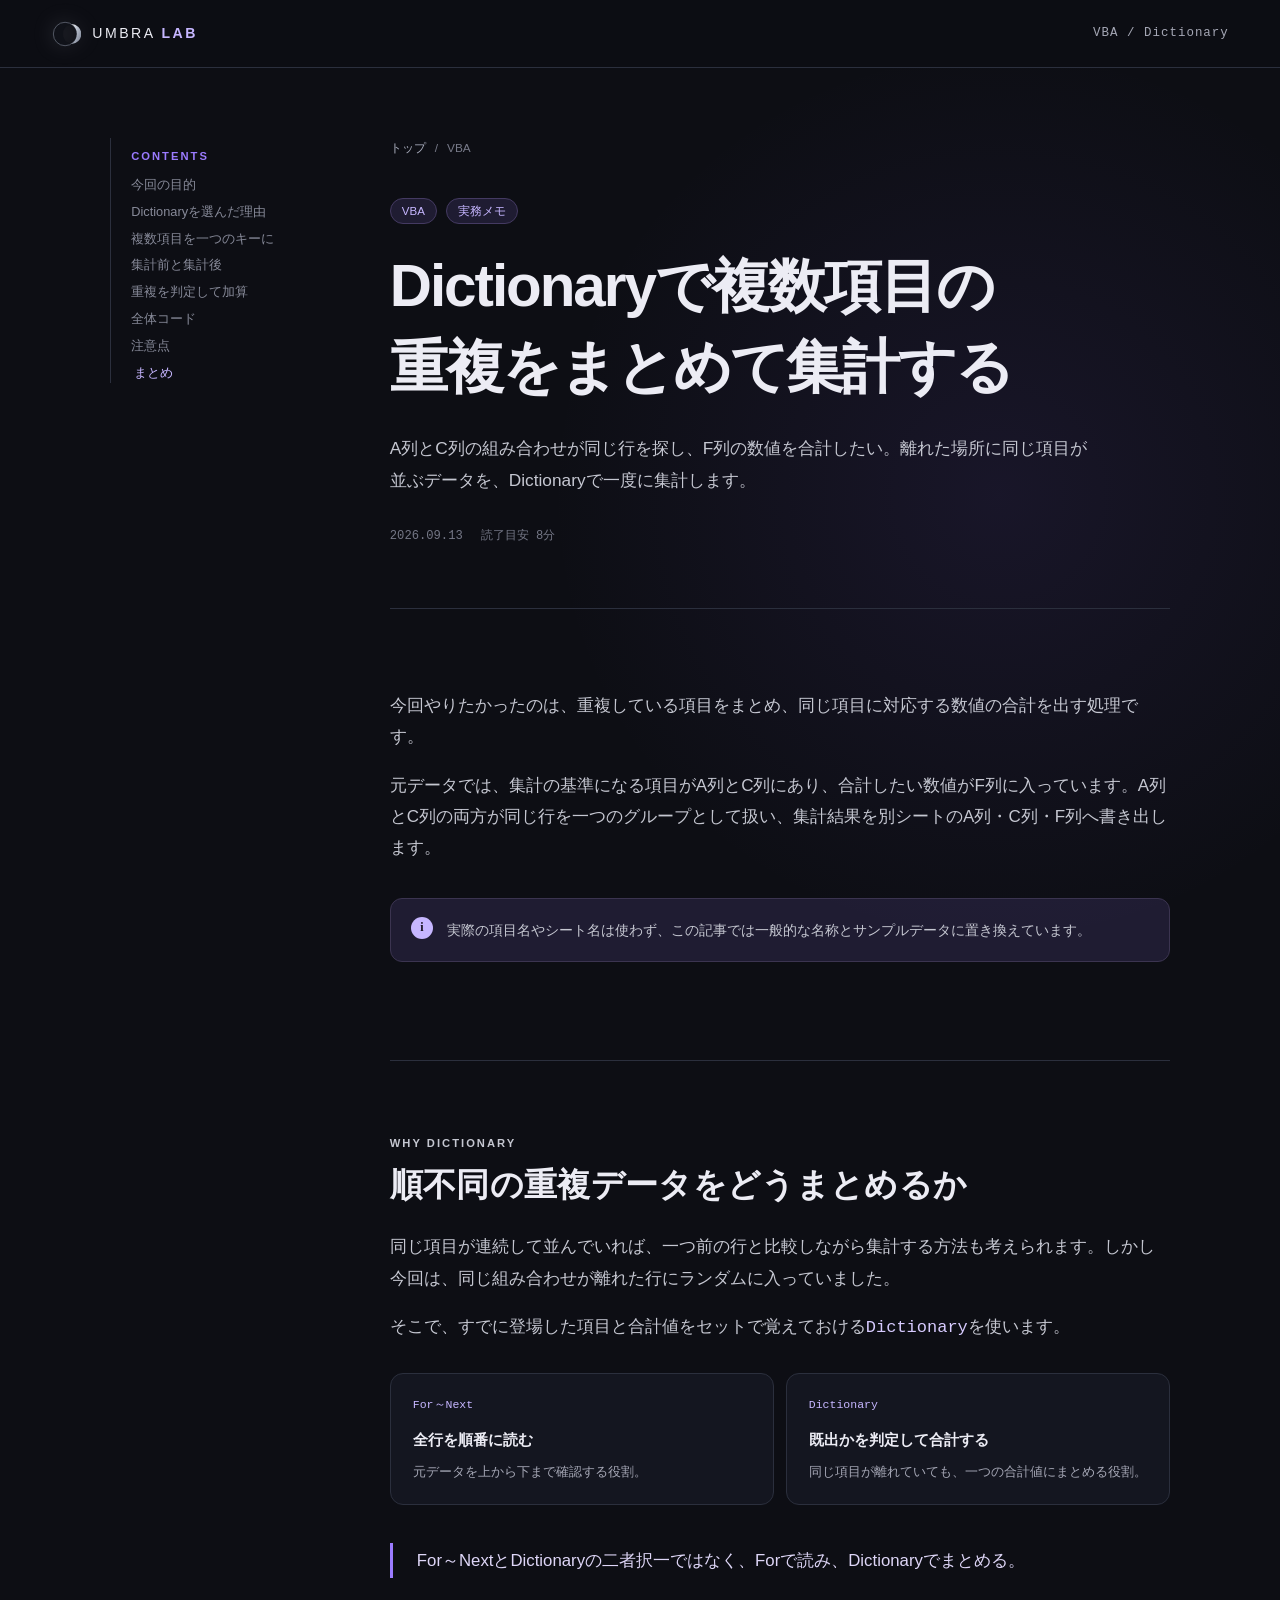
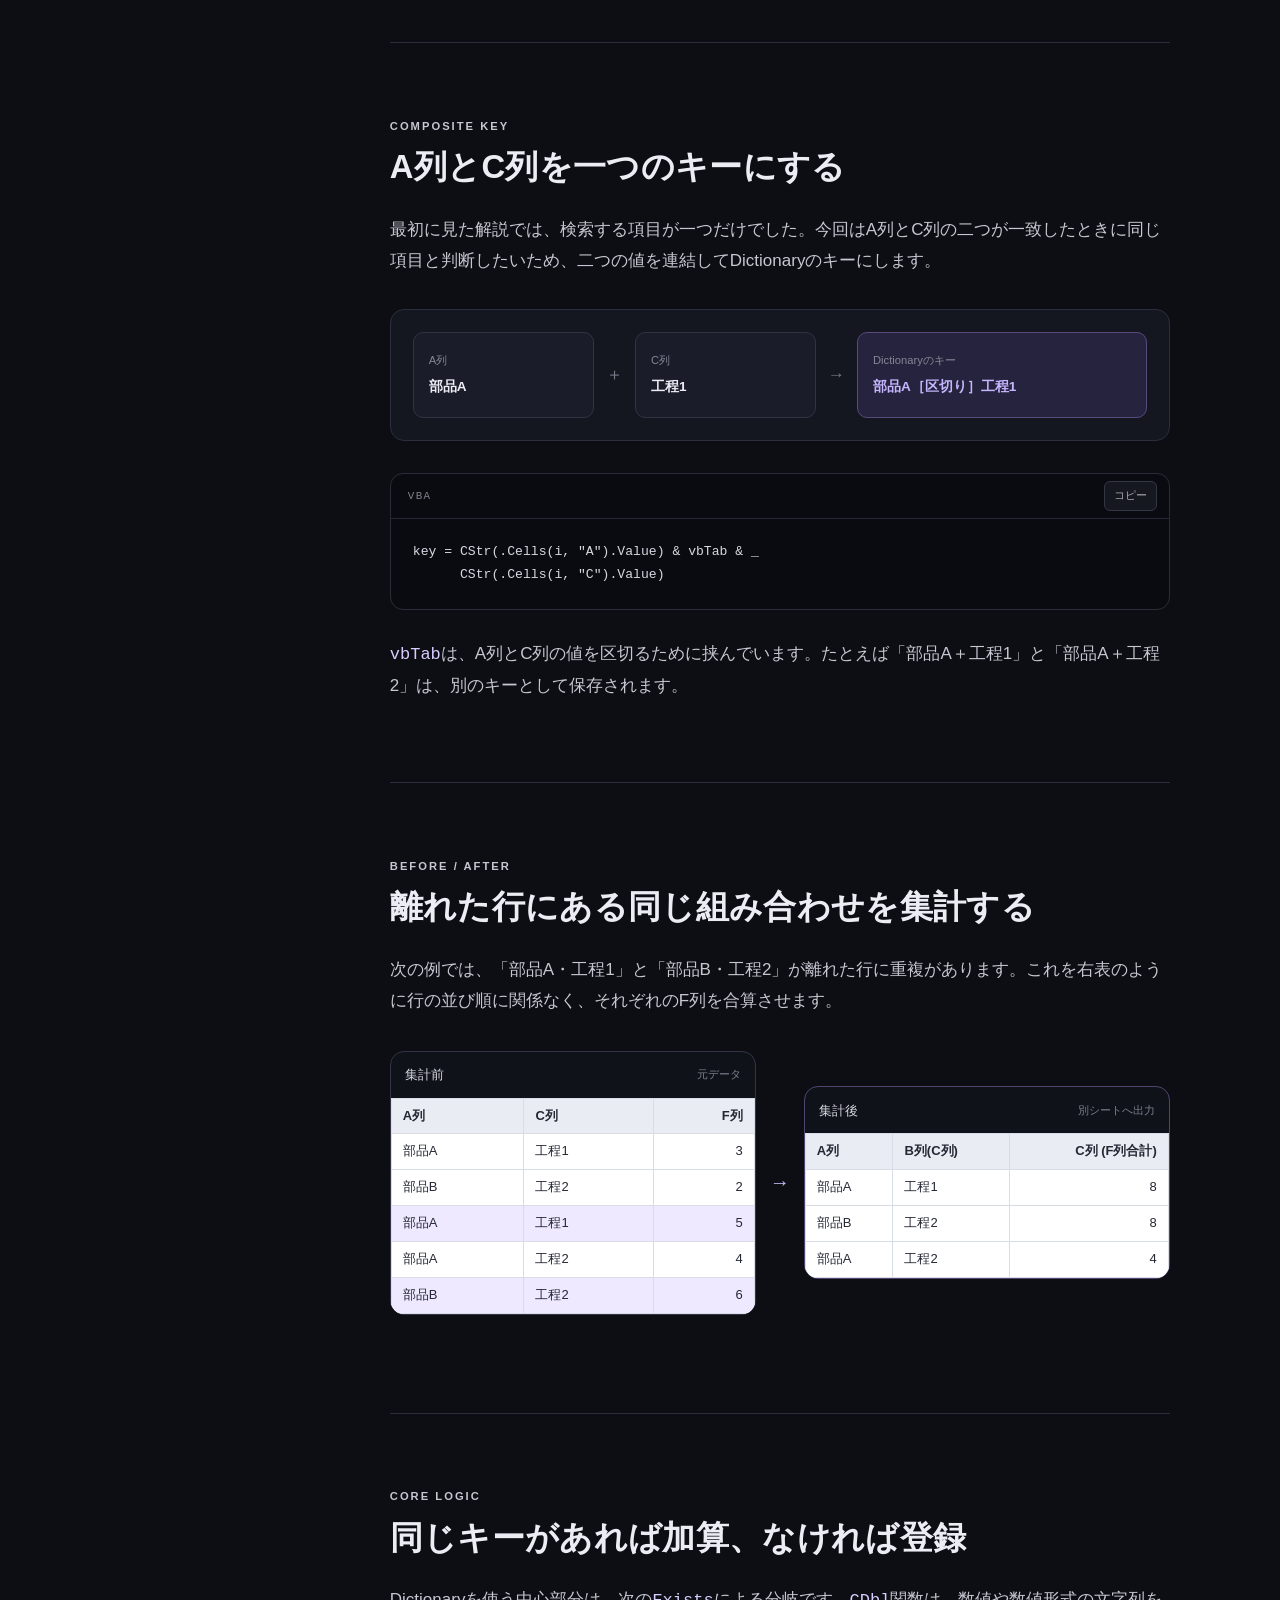
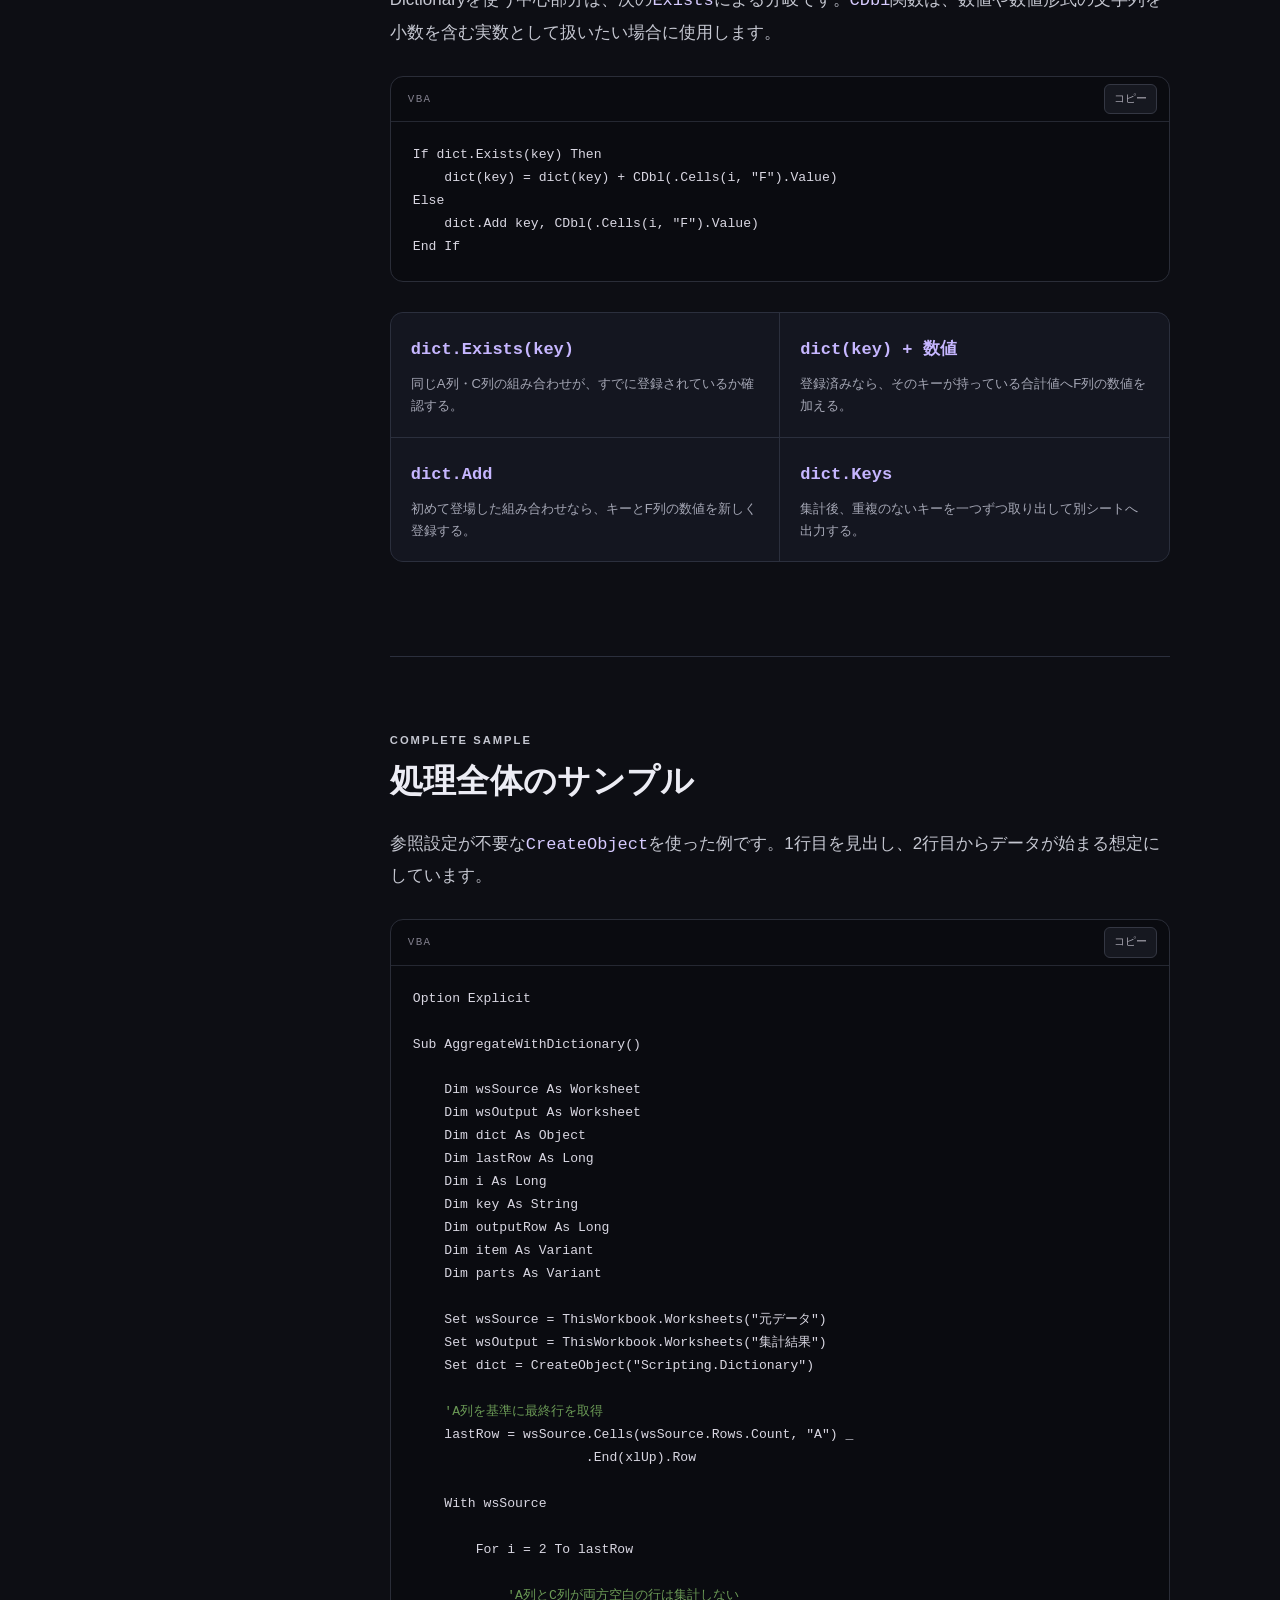
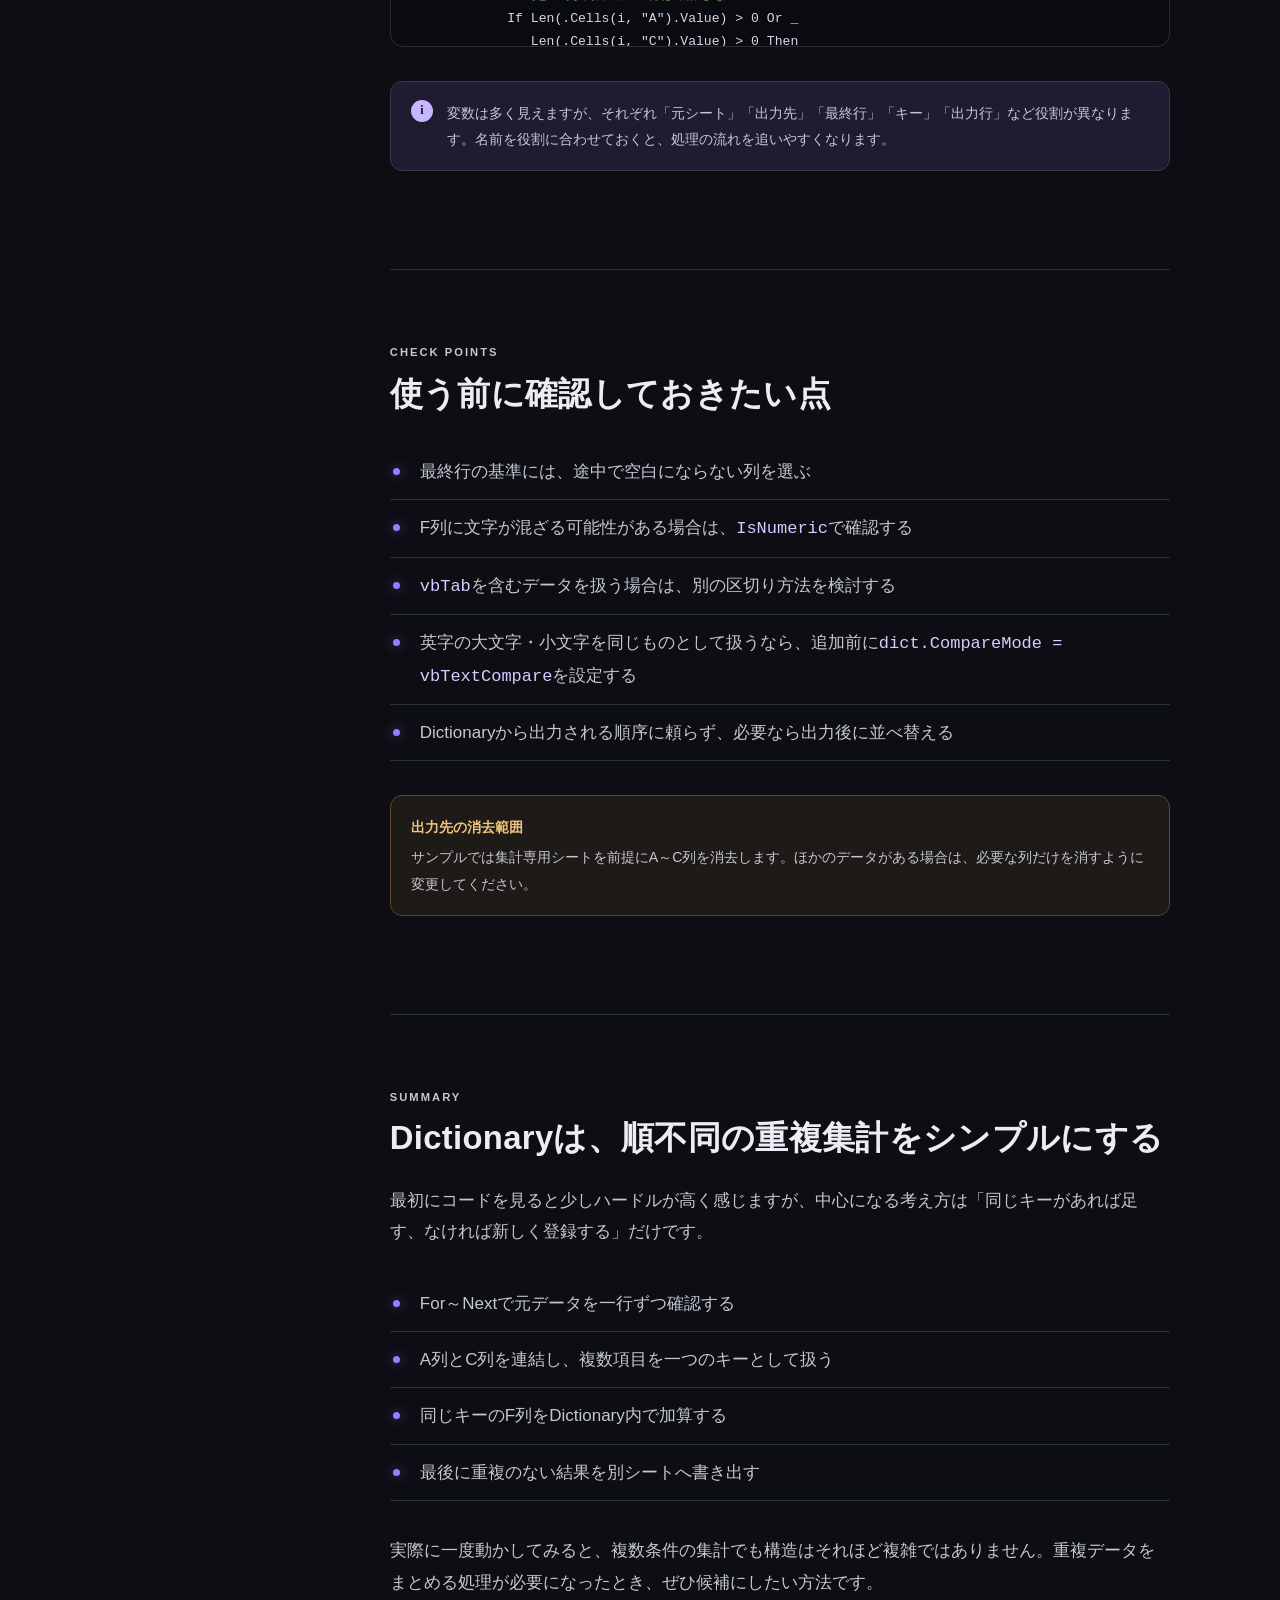
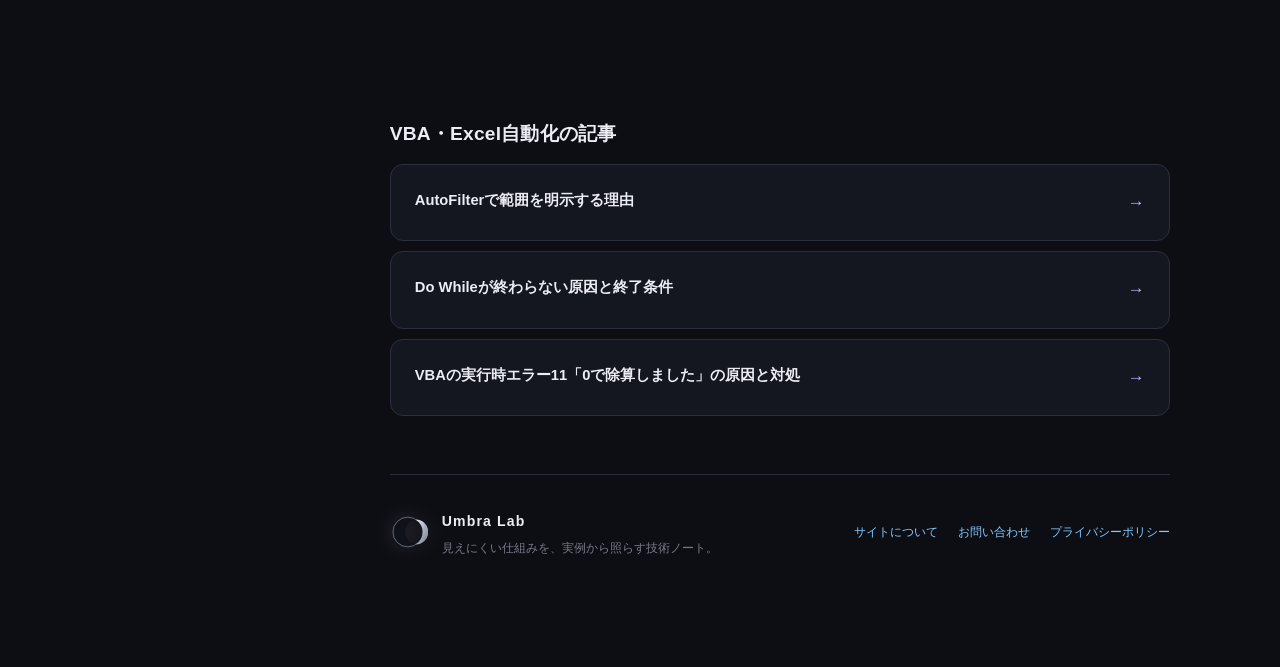
<file: docs/articles/dictionary-multiple-keys.html>
<!doctype html>
<html lang="ja">
<head>
  <meta charset="utf-8">
  <meta name="viewport" content="width=device-width, initial-scale=1">
  <title>Excel VBAのDictionaryで複数項目をまとめて集計する | Umbra Lab</title>
  <meta name="description" content="A列とC列の組み合わせをDictionaryのキーにし、順不同で並ぶ重複項目のF列を合計して別シートへ書き出す方法を解説します。">
  <meta name="theme-color" content="#0d0e14">
  <link rel="icon" type="image/svg+xml" href="../favicon.svg">
  <link rel="stylesheet" href="../styles.css">
  <script async src="https://pagead2.googlesyndication.com/pagead/js/adsbygoogle.js?client=ca-pub-7698546524249831"
     crossorigin="anonymous"></script>
</head>
<body>
  <header class="site-header">
    <a class="brand" href="../index.html" aria-label="Umbra Lab トップへ">
      <img class="brand-mark" src="../assets/umbra-mark.svg" alt="">
      <span>UMBRA <strong>LAB</strong></span>
    </a>
    <span class="section-name">VBA / Dictionary</span>
  </header>

  <div class="reading-progress" aria-hidden="true"><span></span></div>

  <main id="top" class="page-shell">
    <aside class="toc" aria-label="この記事の目次">
      <p class="toc-label">CONTENTS</p>
      <nav>
        <a href="#overview">今回の目的</a>
        <a href="#why">Dictionaryを選んだ理由</a>
        <a href="#key">複数項目を一つのキーに</a>
        <a href="#sample">集計前と集計後</a>
        <a href="#logic">重複を判定して加算</a>
        <a href="#full-code">全体コード</a>
        <a href="#points">注意点</a>
        <a href="#summary">まとめ</a>
      </nav>
    </aside>

    <article class="article">
      <nav class="breadcrumb" aria-label="パンくずリスト"><a href="../index.html">トップ</a><span>/</span><span>VBA</span></nav>
      <header class="article-header">
        <div class="eyebrow"><span>VBA</span><span>実務メモ</span></div>
        <h1>Dictionaryで複数項目の<br>重複をまとめて集計する</h1>
        <p class="lead">A列とC列の組み合わせが同じ行を探し、F列の数値を合計したい。離れた場所に同じ項目が並ぶデータを、Dictionaryで一度に集計します。</p>
        <div class="article-meta"><span>2026.09.13</span><span>読了目安 8分</span></div>
      </header>

      <section id="overview">
        <p>今回やりたかったのは、重複している項目をまとめ、同じ項目に対応する数値の合計を出す処理です。</p>
        <p>元データでは、集計の基準になる項目がA列とC列にあり、合計したい数値がF列に入っています。A列とC列の両方が同じ行を一つのグループとして扱い、集計結果を別シートのA列・C列・F列へ書き出します。</p>
        <div class="note"><span class="note-icon">i</span><p>実際の項目名やシート名は使わず、この記事では一般的な名称とサンプルデータに置き換えています。</p></div>
      </section>

      <section id="why">
        <p class="section-kicker">WHY DICTIONARY</p>
        <h2>順不同の重複データをどうまとめるか</h2>
        <p>同じ項目が連続して並んでいれば、一つ前の行と比較しながら集計する方法も考えられます。しかし今回は、同じ組み合わせが離れた行にランダムに入っていました。</p>
        <p>そこで、すでに登場した項目と合計値をセットで覚えておける<code>Dictionary</code>を使います。</p>
        <div class="comparison-grid">
          <div><span class="comparison-label">For～Next</span><strong>全行を順番に読む</strong><p>元データを上から下まで確認する役割。</p></div>
          <div><span class="comparison-label">Dictionary</span><strong>既出かを判定して合計する</strong><p>同じ項目が離れていても、一つの合計値にまとめる役割。</p></div>
        </div>
        <blockquote><p>For～NextとDictionaryの二者択一ではなく、Forで読み、Dictionaryでまとめる。</p></blockquote>
      </section>

      <section id="key">
        <p class="section-kicker">COMPOSITE KEY</p>
        <h2>A列とC列を一つのキーにする</h2>
        <p>最初に見た解説では、検索する項目が一つだけでした。今回はA列とC列の二つが一致したときに同じ項目と判断したいため、二つの値を連結してDictionaryのキーにします。</p>
        <div class="key-flow" aria-label="複数項目からキーを作る流れ">
          <div><small>A列</small><strong>部品A</strong></div>
          <span aria-hidden="true">＋</span>
          <div><small>C列</small><strong>工程1</strong></div>
          <span aria-hidden="true">→</span>
          <div class="key-result"><small>Dictionaryのキー</small><strong>部品A［区切り］工程1</strong></div>
        </div>
        <div class="code-block compact"><div class="code-head"><span>VBA</span><button type="button" class="copy-button">コピー</button></div><pre><code>key = CStr(.Cells(i, "A").Value) &amp; vbTab &amp; _
      CStr(.Cells(i, "C").Value)</code></pre></div>
        <p><code>vbTab</code>は、A列とC列の値を区切るために挟んでいます。たとえば「部品A＋工程1」と「部品A＋工程2」は、別のキーとして保存されます。</p>
      </section>

      <section id="sample">
        <p class="section-kicker">BEFORE / AFTER</p>
        <h2>離れた行にある同じ組み合わせを集計する</h2>
        <p>次の例では、「部品A・工程1」と「部品B・工程2」が離れた行に重複があります。これを右表のように行の並び順に関係なく、それぞれのF列を合算させます。</p>
        <div class="aggregation-demo">
          <div class="data-panel">
            <div class="data-panel-head"><span>集計前</span><small>元データ</small></div>
            <div class="sheet-scroll">
              <table class="mini-sheet">
                <thead><tr><th>A列</th><th>C列</th><th>F列</th></tr></thead>
                <tbody>
                  <tr><td>部品A</td><td>工程1</td><td>3</td></tr>
                  <tr><td>部品B</td><td>工程2</td><td>2</td></tr>
                  <tr class="duplicate-row"><td>部品A</td><td>工程1</td><td>5</td></tr>
                  <tr><td>部品A</td><td>工程2</td><td>4</td></tr>
                  <tr class="duplicate-row"><td>部品B</td><td>工程2</td><td>6</td></tr>
                </tbody>
              </table>
            </div>
          </div>
          <span class="aggregate-arrow" aria-hidden="true">→</span>
          <div class="data-panel result-panel">
            <div class="data-panel-head"><span>集計後</span><small>別シートへ出力</small></div>
            <div class="sheet-scroll">
              <table class="mini-sheet">
                <thead><tr><th>A列</th><th>B列(C列)</th><th>C列 (F列合計)</th></tr></thead>
                <tbody>
                  <tr><td>部品A</td><td>工程1</td><td>8</td></tr>
                  <tr><td>部品B</td><td>工程2</td><td>8</td></tr>
                  <tr><td>部品A</td><td>工程2</td><td>4</td></tr>
                </tbody>
              </table>
            </div>
          </div>
        </div>
      </section>

      <section id="logic">
        <p class="section-kicker">CORE LOGIC</p>
        <h2>同じキーがあれば加算、なければ登録</h2>
        <p>Dictionaryを使う中心部分は、次の<code>Exists</code>による分岐です。<code>CDbl</code>関数は、数値や数値形式の文字列を小数を含む実数として扱いたい場合に使用します。</p>
        <div class="code-block"><div class="code-head"><span>VBA</span><button type="button" class="copy-button">コピー</button></div><pre><code>If dict.Exists(key) Then
    dict(key) = dict(key) + CDbl(.Cells(i, "F").Value)
Else
    dict.Add key, CDbl(.Cells(i, "F").Value)
End If</code></pre></div>
        <div class="explain-grid">
          <div><code>dict.Exists(key)</code><p>同じA列・C列の組み合わせが、すでに登録されているか確認する。</p></div>
          <div><code>dict(key) + 数値</code><p>登録済みなら、そのキーが持っている合計値へF列の数値を加える。</p></div>
          <div><code>dict.Add</code><p>初めて登場した組み合わせなら、キーとF列の数値を新しく登録する。</p></div>
          <div><code>dict.Keys</code><p>集計後、重複のないキーを一つずつ取り出して別シートへ出力する。</p></div>
        </div>
      </section>

      <section id="full-code">
        <p class="section-kicker">COMPLETE SAMPLE</p>
        <h2>処理全体のサンプル</h2>
        <p>参照設定が不要な<code>CreateObject</code>を使った例です。1行目を見出し、2行目からデータが始まる想定にしています。</p>
        <div class="code-block large"><div class="code-head"><span>VBA</span><button type="button" class="copy-button">コピー</button></div><pre><code>Option Explicit

Sub AggregateWithDictionary()

    Dim wsSource As Worksheet
    Dim wsOutput As Worksheet
    Dim dict As Object
    Dim lastRow As Long
    Dim i As Long
    Dim key As String
    Dim outputRow As Long
    Dim item As Variant
    Dim parts As Variant

    Set wsSource = ThisWorkbook.Worksheets("元データ")
    Set wsOutput = ThisWorkbook.Worksheets("集計結果")
    Set dict = CreateObject("Scripting.Dictionary")

    <span class="code-comment">'A列を基準に最終行を取得</span>
    lastRow = wsSource.Cells(wsSource.Rows.Count, "A") _
                      .End(xlUp).Row

    With wsSource

        For i = 2 To lastRow

            <span class="code-comment">'A列とC列が両方空白の行は集計しない</span>
            If Len(.Cells(i, "A").Value) &gt; 0 Or _
               Len(.Cells(i, "C").Value) &gt; 0 Then

                <span class="code-comment">'F列が数値の行だけを集計</span>
                If IsNumeric(.Cells(i, "F").Value) Then

                    key = CStr(.Cells(i, "A").Value) &amp; vbTab &amp; _
                          CStr(.Cells(i, "C").Value)

                    If dict.Exists(key) Then
                        dict(key) = dict(key) + _
                                    CDbl(.Cells(i, "F").Value)
                    Else
                        dict.Add key, _
                                 CDbl(.Cells(i, "F").Value)
                    End If

                End If
            End If

        Next i

    End With

    <span class="code-comment">'以前の集計結果を消す（集計専用シートを想定）</span>
    wsOutput.Range("A2:C" &amp; wsOutput.Rows.Count) _
            .ClearContents

    <span class="code-comment">'Dictionaryの内容をA列・B列・C列へ書き出す</span>
    outputRow = 2

    For Each item In dict.Keys

        parts = Split(CStr(item), vbTab)

        wsOutput.Cells(outputRow, "A").Value = parts(0)
        wsOutput.Cells(outputRow, "B").Value = parts(1)
        wsOutput.Cells(outputRow, "C").Value = dict(item)

        outputRow = outputRow + 1

    Next item

End Sub</code></pre></div>
        <div class="note"><span class="note-icon">i</span><p>変数は多く見えますが、それぞれ「元シート」「出力先」「最終行」「キー」「出力行」など役割が異なります。名前を役割に合わせておくと、処理の流れを追いやすくなります。</p></div>
      </section>

      <section id="points">
        <p class="section-kicker">CHECK POINTS</p>
        <h2>使う前に確認しておきたい点</h2>
        <ul class="summary-list">
          <li>最終行の基準には、途中で空白にならない列を選ぶ</li>
          <li>F列に文字が混ざる可能性がある場合は、<code>IsNumeric</code>で確認する</li>
          <li><code>vbTab</code>を含むデータを扱う場合は、別の区切り方法を検討する</li>
          <li>英字の大文字・小文字を同じものとして扱うなら、追加前に<code>dict.CompareMode = vbTextCompare</code>を設定する</li>
          <li>Dictionaryから出力される順序に頼らず、必要なら出力後に並べ替える</li>
        </ul>
        <div class="warning"><strong>出力先の消去範囲</strong><p>サンプルでは集計専用シートを前提にA～C列を消去します。ほかのデータがある場合は、必要な列だけを消すように変更してください。</p></div>
      </section>

      <section id="summary">
        <p class="section-kicker">SUMMARY</p>
        <h2>Dictionaryは、順不同の重複集計をシンプルにする</h2>
        <p>最初にコードを見ると少しハードルが高く感じますが、中心になる考え方は「同じキーがあれば足す、なければ新しく登録する」だけです。</p>
        <ul class="summary-list">
          <li>For～Nextで元データを一行ずつ確認する</li>
          <li>A列とC列を連結し、複数項目を一つのキーとして扱う</li>
          <li>同じキーのF列をDictionary内で加算する</li>
          <li>最後に重複のない結果を別シートへ書き出す</li>
        </ul>
        <p>実際に一度動かしてみると、複数条件の集計でも構造はそれほど複雑ではありません。重複データをまとめる処理が必要になったとき、ぜひ候補にしたい方法です。</p>
      </section>

      <h3>VBA・Excel自動化の記事</h3>
      <div class="related-articles">
        <a class="next-article" href="autofilter-range.html">
          <strong>AutoFilterで範囲を明示する理由</strong><span aria-hidden="true">→</span>
        </a>
        <a class="next-article" href="do-while-exit-condition.html">
          <strong>Do Whileが終わらない原因と終了条件</strong><span aria-hidden="true">→</span>
        </a>  
        <a class="next-article" href="division-by-zero-error-11.html">
          <strong>VBAの実行時エラー11「0で除算しました」の原因と対処</strong><span aria-hidden="true">→</span>
        </a> 
      </div>
      <footer class="article-footer">
        <div class="footer-brand">
          <img class="brand-mark" src="../assets/umbra-mark.svg" alt="">
          <div><strong>Umbra Lab</strong><p>見えにくい仕組みを、実例から照らす技術ノート。</p></div>
        </div>
        <nav class="footer-links" aria-label="サイト情報">
          <a href="../about.html">サイトについて</a>
          <a href="../contact.html">お問い合わせ</a>
          <a href="../privacy-policy.html">プライバシーポリシー</a>
        </nav>
      </footer>
    </article>
  </main>

  <script src="../script.js"></script>
</body>
</html>
</file>
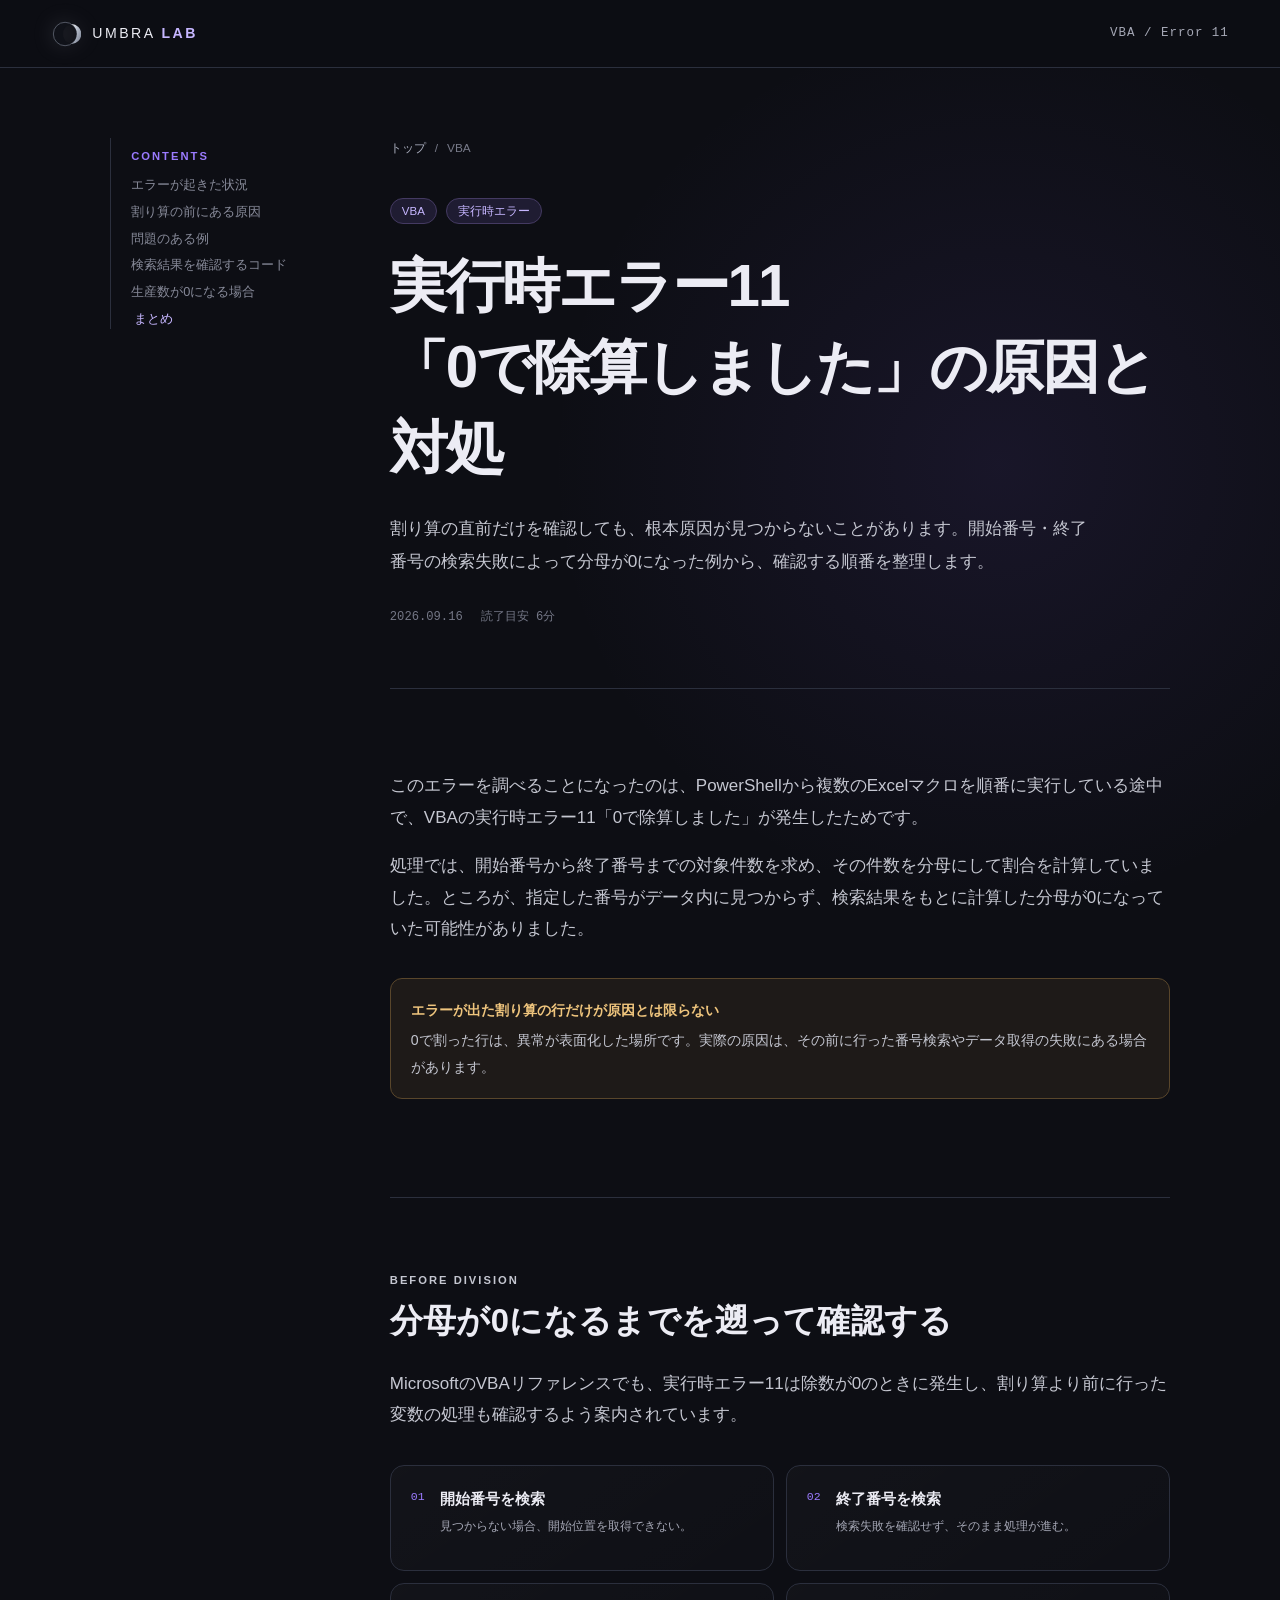
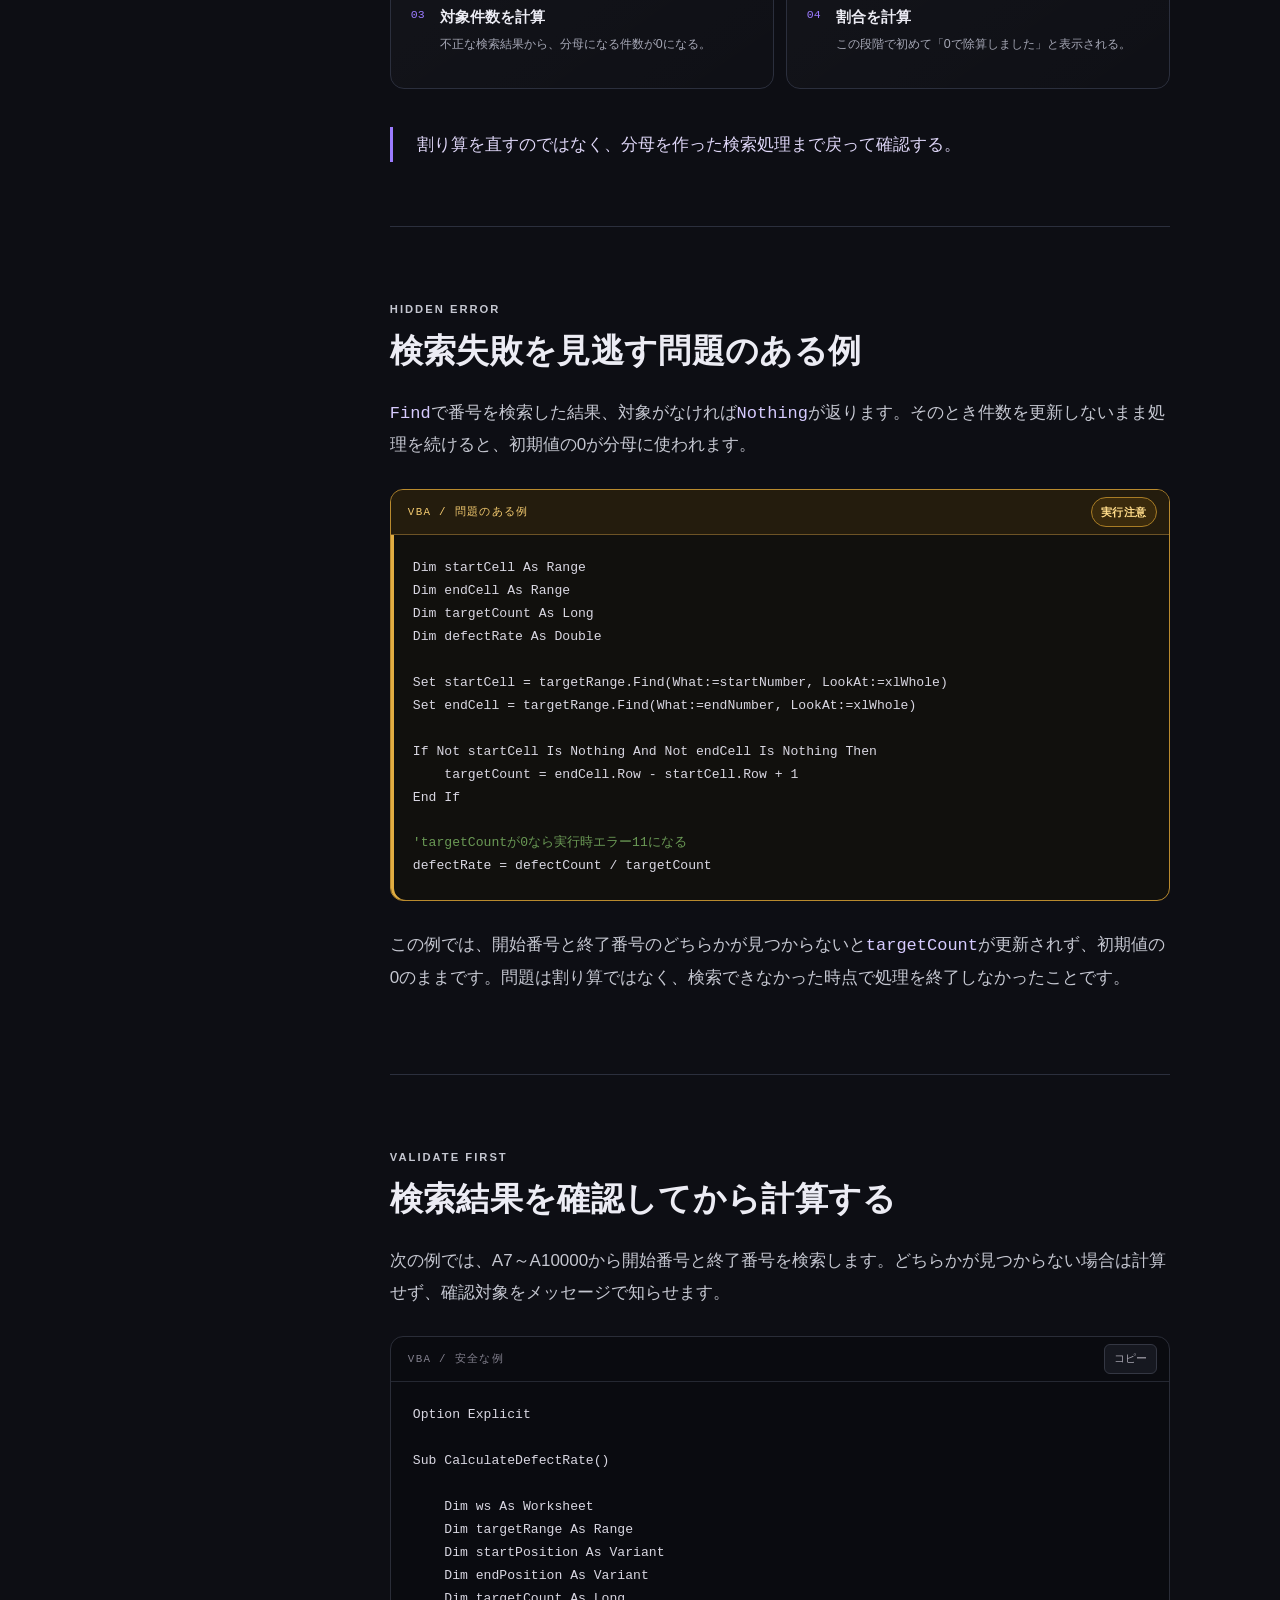
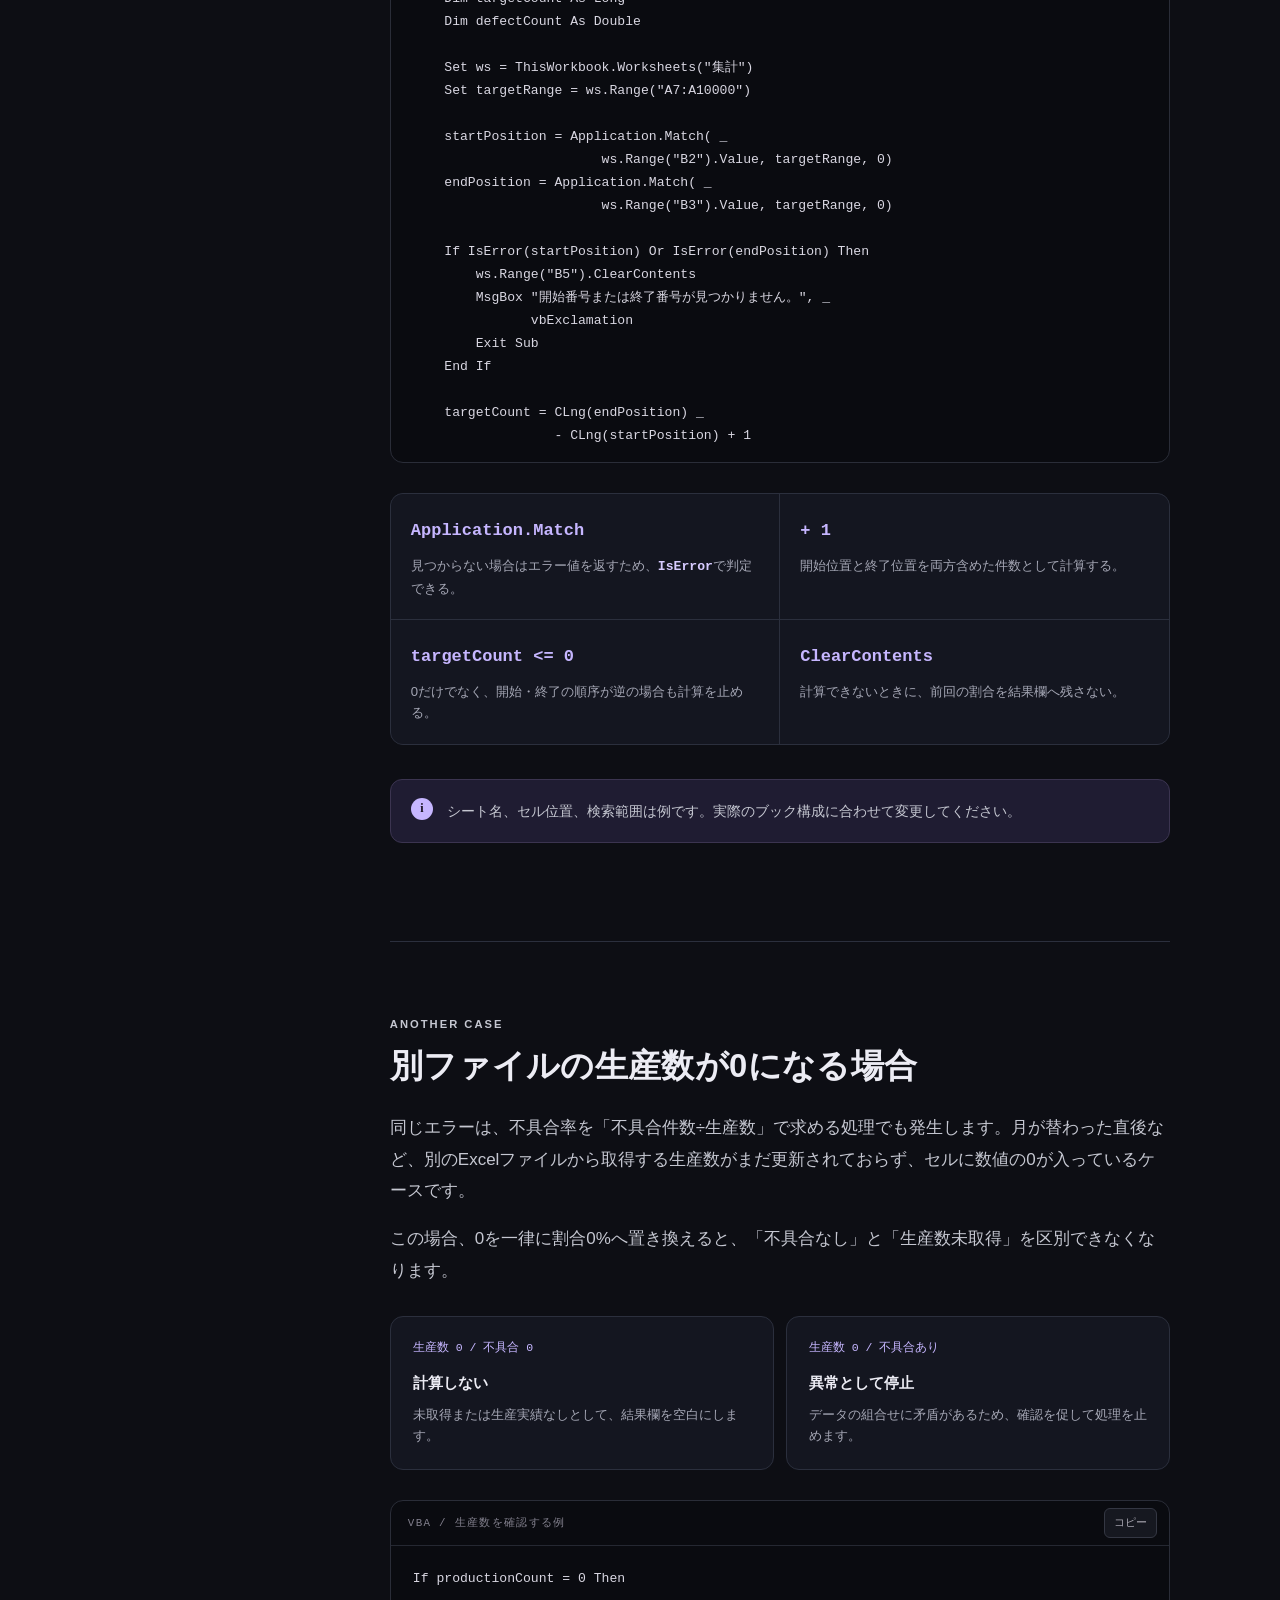
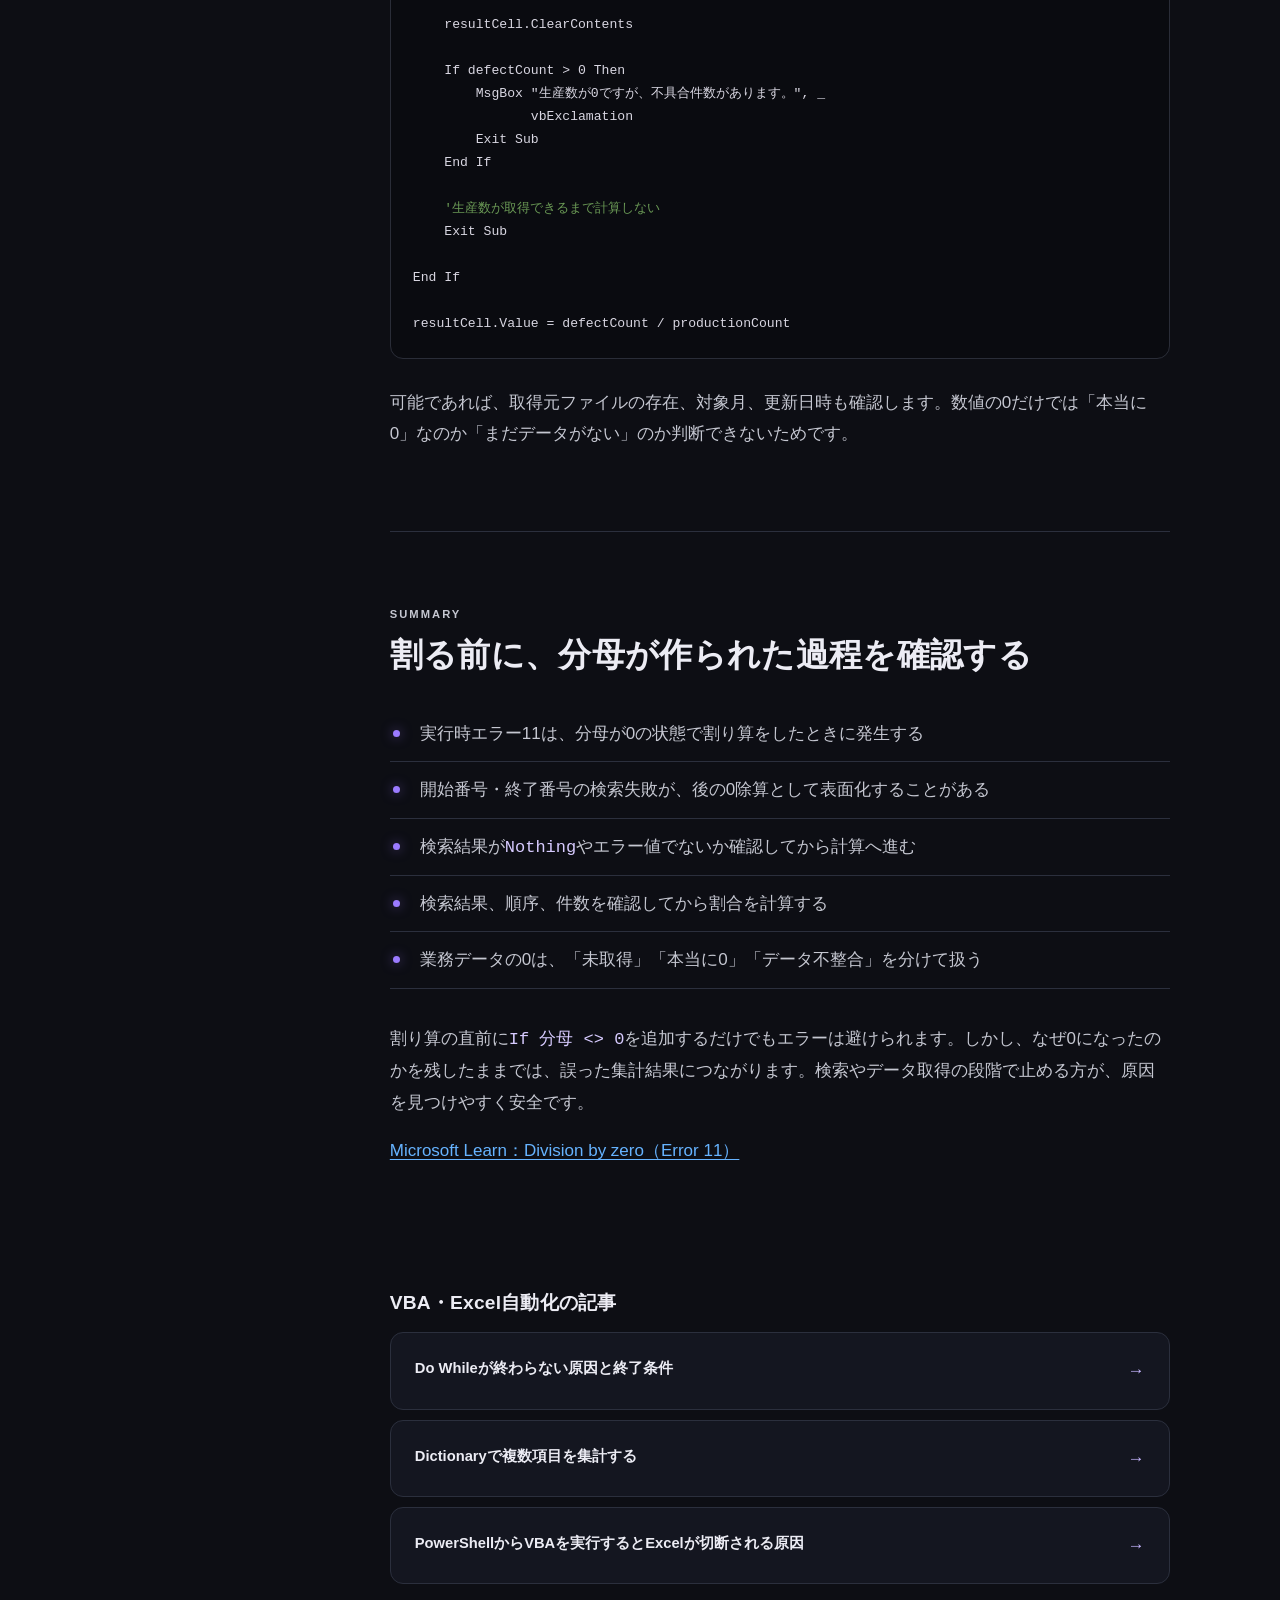
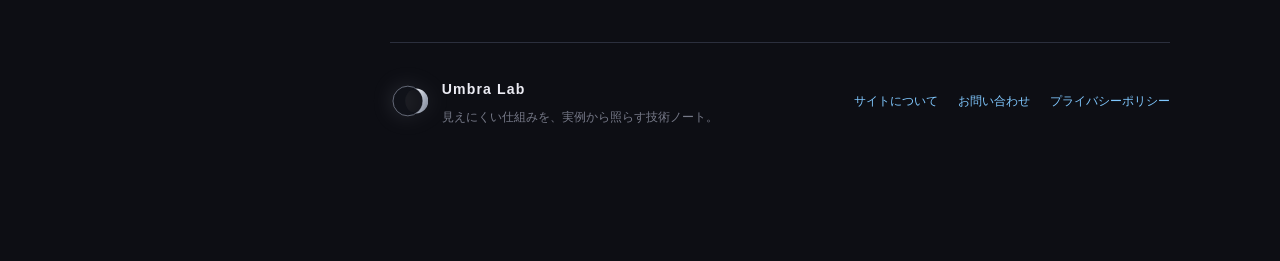
<file: docs/articles/division-by-zero-error-11.html>
<!doctype html>
<html lang="ja">
<head>
  <meta charset="utf-8">
  <meta name="viewport" content="width=device-width, initial-scale=1">
  <title>VBAの実行時エラー11「0で除算しました」の原因と対処 | Umbra Lab</title>
  <meta name="description" content="VBAの実行時エラー11「0で除算しました」を、開始番号・終了番号の検索失敗と、別ファイルの生産数が0になる実務例から解説します。">
  <meta name="theme-color" content="#0d0e14">
  <link rel="icon" type="image/svg+xml" href="../favicon.svg">
  <link rel="stylesheet" href="../styles.css">
  <script async src="https://pagead2.googlesyndication.com/pagead/js/adsbygoogle.js?client=ca-pub-7698546524249831"
     crossorigin="anonymous"></script>
</head>
<body>
  <header class="site-header">
    <a class="brand" href="../index.html" aria-label="Umbra Lab トップへ">
      <img class="brand-mark" src="../assets/umbra-mark.svg" alt="">
      <span>UMBRA <strong>LAB</strong></span>
    </a>
    <span class="section-name">VBA / Error 11</span>
  </header>

  <div class="reading-progress" aria-hidden="true"><span></span></div>

  <main id="top" class="page-shell">
    <aside class="toc" aria-label="この記事の目次">
      <p class="toc-label">CONTENTS</p>
      <nav>
        <a href="#overview">エラーが起きた状況</a>
        <a href="#hidden-cause">割り算の前にある原因</a>
        <a href="#bad-example">問題のある例</a>
        <a href="#safe-code">検索結果を確認するコード</a>
        <a href="#production">生産数が0になる場合</a>
        <a href="#summary">まとめ</a>
      </nav>
    </aside>

    <article class="article">
      <nav class="breadcrumb" aria-label="パンくずリスト"><a href="../index.html">トップ</a><span>/</span><span>VBA</span></nav>
      <header class="article-header">
        <div class="eyebrow"><span>VBA</span><span>実行時エラー</span></div>
        <h1>実行時エラー11<br>「0で除算しました」の原因と対処</h1>
        <p class="lead">割り算の直前だけを確認しても、根本原因が見つからないことがあります。開始番号・終了番号の検索失敗によって分母が0になった例から、確認する順番を整理します。</p>
        <div class="article-meta"><span>2026.09.16</span><span>読了目安 6分</span></div>
      </header>

      <section id="overview">
        <p>このエラーを調べることになったのは、PowerShellから複数のExcelマクロを順番に実行している途中で、VBAの実行時エラー11「0で除算しました」が発生したためです。</p>
        <p>処理では、開始番号から終了番号までの対象件数を求め、その件数を分母にして割合を計算していました。ところが、指定した番号がデータ内に見つからず、検索結果をもとに計算した分母が0になっていた可能性がありました。</p>
        <div class="warning"><strong>エラーが出た割り算の行だけが原因とは限らない</strong><p>0で割った行は、異常が表面化した場所です。実際の原因は、その前に行った番号検索やデータ取得の失敗にある場合があります。</p></div>
      </section>

      <section id="hidden-cause">
        <p class="section-kicker">BEFORE DIVISION</p>
        <h2>分母が0になるまでを遡って確認する</h2>
        <p>MicrosoftのVBAリファレンスでも、実行時エラー11は除数が0のときに発生し、割り算より前に行った変数の処理も確認するよう案内されています。</p>
        <ol class="process-list">
          <li><span>01</span><div><strong>開始番号を検索</strong><small>見つからない場合、開始位置を取得できない。</small></div></li>
          <li><span>02</span><div><strong>終了番号を検索</strong><small>検索失敗を確認せず、そのまま処理が進む。</small></div></li>
          <li><span>03</span><div><strong>対象件数を計算</strong><small>不正な検索結果から、分母になる件数が0になる。</small></div></li>
          <li><span>04</span><div><strong>割合を計算</strong><small>この段階で初めて「0で除算しました」と表示される。</small></div></li>
        </ol>
        <blockquote><p>割り算を直すのではなく、分母を作った検索処理まで戻って確認する。</p></blockquote>
      </section>

      <section id="bad-example">
        <p class="section-kicker">HIDDEN ERROR</p>
        <h2>検索失敗を見逃す問題のある例</h2>
        <p><code>Find</code>で番号を検索した結果、対象がなければ<code>Nothing</code>が返ります。そのとき件数を更新しないまま処理を続けると、初期値の0が分母に使われます。</p>
        <div class="code-block code-warning"><div class="code-head"><span>VBA / 問題のある例</span><span class="warning-badge">実行注意</span></div><pre><code>Dim startCell As Range
Dim endCell As Range
Dim targetCount As Long
Dim defectRate As Double

Set startCell = targetRange.Find(What:=startNumber, LookAt:=xlWhole)
Set endCell = targetRange.Find(What:=endNumber, LookAt:=xlWhole)

If Not startCell Is Nothing And Not endCell Is Nothing Then
    targetCount = endCell.Row - startCell.Row + 1
End If

<span class="code-comment">'targetCountが0なら実行時エラー11になる</span>
defectRate = defectCount / targetCount</code></pre></div>
        <p>この例では、開始番号と終了番号のどちらかが見つからないと<code>targetCount</code>が更新されず、初期値の0のままです。問題は割り算ではなく、検索できなかった時点で処理を終了しなかったことです。</p>
      </section>

      <section id="safe-code">
        <p class="section-kicker">VALIDATE FIRST</p>
        <h2>検索結果を確認してから計算する</h2>
        <p>次の例では、A7～A10000から開始番号と終了番号を検索します。どちらかが見つからない場合は計算せず、確認対象をメッセージで知らせます。</p>
        <div class="code-block large"><div class="code-head"><span>VBA / 安全な例</span><button type="button" class="copy-button">コピー</button></div><pre><code>Option Explicit

Sub CalculateDefectRate()

    Dim ws As Worksheet
    Dim targetRange As Range
    Dim startPosition As Variant
    Dim endPosition As Variant
    Dim targetCount As Long
    Dim defectCount As Double

    Set ws = ThisWorkbook.Worksheets("集計")
    Set targetRange = ws.Range("A7:A10000")

    startPosition = Application.Match( _
                        ws.Range("B2").Value, targetRange, 0)
    endPosition = Application.Match( _
                        ws.Range("B3").Value, targetRange, 0)

    If IsError(startPosition) Or IsError(endPosition) Then
        ws.Range("B5").ClearContents
        MsgBox "開始番号または終了番号が見つかりません。", _
               vbExclamation
        Exit Sub
    End If

    targetCount = CLng(endPosition) _
                  - CLng(startPosition) + 1

    If targetCount &lt;= 0 Then
        ws.Range("B5").ClearContents
        MsgBox "開始番号と終了番号の順序を確認してください。", _
               vbExclamation
        Exit Sub
    End If

    defectCount = CDbl(ws.Range("B4").Value)
    ws.Range("B5").Value = defectCount / targetCount

End Sub</code></pre></div>
        <div class="explain-grid">
          <div><code>Application.Match</code><p>見つからない場合はエラー値を返すため、<code>IsError</code>で判定できる。</p></div>
          <div><code>+ 1</code><p>開始位置と終了位置を両方含めた件数として計算する。</p></div>
          <div><code>targetCount &lt;= 0</code><p>0だけでなく、開始・終了の順序が逆の場合も計算を止める。</p></div>
          <div><code>ClearContents</code><p>計算できないときに、前回の割合を結果欄へ残さない。</p></div>
        </div>
        <div class="note"><span class="note-icon">i</span><p>シート名、セル位置、検索範囲は例です。実際のブック構成に合わせて変更してください。</p></div>
      </section>

      <section id="production">
        <p class="section-kicker">ANOTHER CASE</p>
        <h2>別ファイルの生産数が0になる場合</h2>
        <p>同じエラーは、不具合率を「不具合件数÷生産数」で求める処理でも発生します。月が替わった直後など、別のExcelファイルから取得する生産数がまだ更新されておらず、セルに数値の0が入っているケースです。</p>
        <p>この場合、0を一律に割合0%へ置き換えると、「不具合なし」と「生産数未取得」を区別できなくなります。</p>
        <div class="comparison-grid">
          <div><span class="comparison-label">生産数 0 / 不具合 0</span><strong>計算しない</strong><p>未取得または生産実績なしとして、結果欄を空白にします。</p></div>
          <div><span class="comparison-label">生産数 0 / 不具合あり</span><strong>異常として停止</strong><p>データの組合せに矛盾があるため、確認を促して処理を止めます。</p></div>
        </div>
        <div class="code-block compact"><div class="code-head"><span>VBA / 生産数を確認する例</span><button type="button" class="copy-button">コピー</button></div><pre><code>If productionCount = 0 Then

    resultCell.ClearContents

    If defectCount &gt; 0 Then
        MsgBox "生産数が0ですが、不具合件数があります。", _
               vbExclamation
        Exit Sub
    End If

    <span class="code-comment">'生産数が取得できるまで計算しない</span>
    Exit Sub

End If

resultCell.Value = defectCount / productionCount</code></pre></div>
        <p>可能であれば、取得元ファイルの存在、対象月、更新日時も確認します。数値の0だけでは「本当に0」なのか「まだデータがない」のか判断できないためです。</p>
      </section>

      <section id="summary">
        <p class="section-kicker">SUMMARY</p>
        <h2>割る前に、分母が作られた過程を確認する</h2>
        <ul class="summary-list">
          <li>実行時エラー11は、分母が0の状態で割り算をしたときに発生する</li>
          <li>開始番号・終了番号の検索失敗が、後の0除算として表面化することがある</li>
          <li>検索結果が<code>Nothing</code>やエラー値でないか確認してから計算へ進む</li>
          <li>検索結果、順序、件数を確認してから割合を計算する</li>
          <li>業務データの0は、「未取得」「本当に0」「データ不整合」を分けて扱う</li>
        </ul>
        <p>割り算の直前に<code>If 分母 &lt;&gt; 0</code>を追加するだけでもエラーは避けられます。しかし、なぜ0になったのかを残したままでは、誤った集計結果につながります。検索やデータ取得の段階で止める方が、原因を見つけやすく安全です。</p>
        <p><a href="https://learn.microsoft.com/en-us/office/vba/language/reference/user-interface-help/division-by-zero-error-11" target="_blank" rel="noopener noreferrer">Microsoft Learn：Division by zero（Error 11）</a></p>
      </section>

      <h3>VBA・Excel自動化の記事</h3>
      <div class="related-articles">
        <a class="next-article" href="do-while-exit-condition.html">
          <strong>Do Whileが終わらない原因と終了条件</strong><span aria-hidden="true">→</span>
        </a> 
        <a class="next-article" href="dictionary-multiple-keys.html">
          <strong>Dictionaryで複数項目を集計する</strong><span aria-hidden="true">→</span>
        </a>
        <a class="next-article" href="powershell-vba-excel-disconnected.html">
          <strong>PowerShellからVBAを実行するとExcelが切断される原因</strong><span aria-hidden="true">→</span>
        </a> 
      </div>
      <footer class="article-footer">
        <div class="footer-brand">
          <img class="brand-mark" src="../assets/umbra-mark.svg" alt="">
          <div><strong>Umbra Lab</strong><p>見えにくい仕組みを、実例から照らす技術ノート。</p></div>
        </div>
        <nav class="footer-links" aria-label="サイト情報">
          <a href="../about.html">サイトについて</a>
          <a href="../contact.html">お問い合わせ</a>
          <a href="../privacy-policy.html">プライバシーポリシー</a>
        </nav>
      </footer>
    </article>
  </main>

  <script src="../script.js"></script>
</body>
</html>
</file>
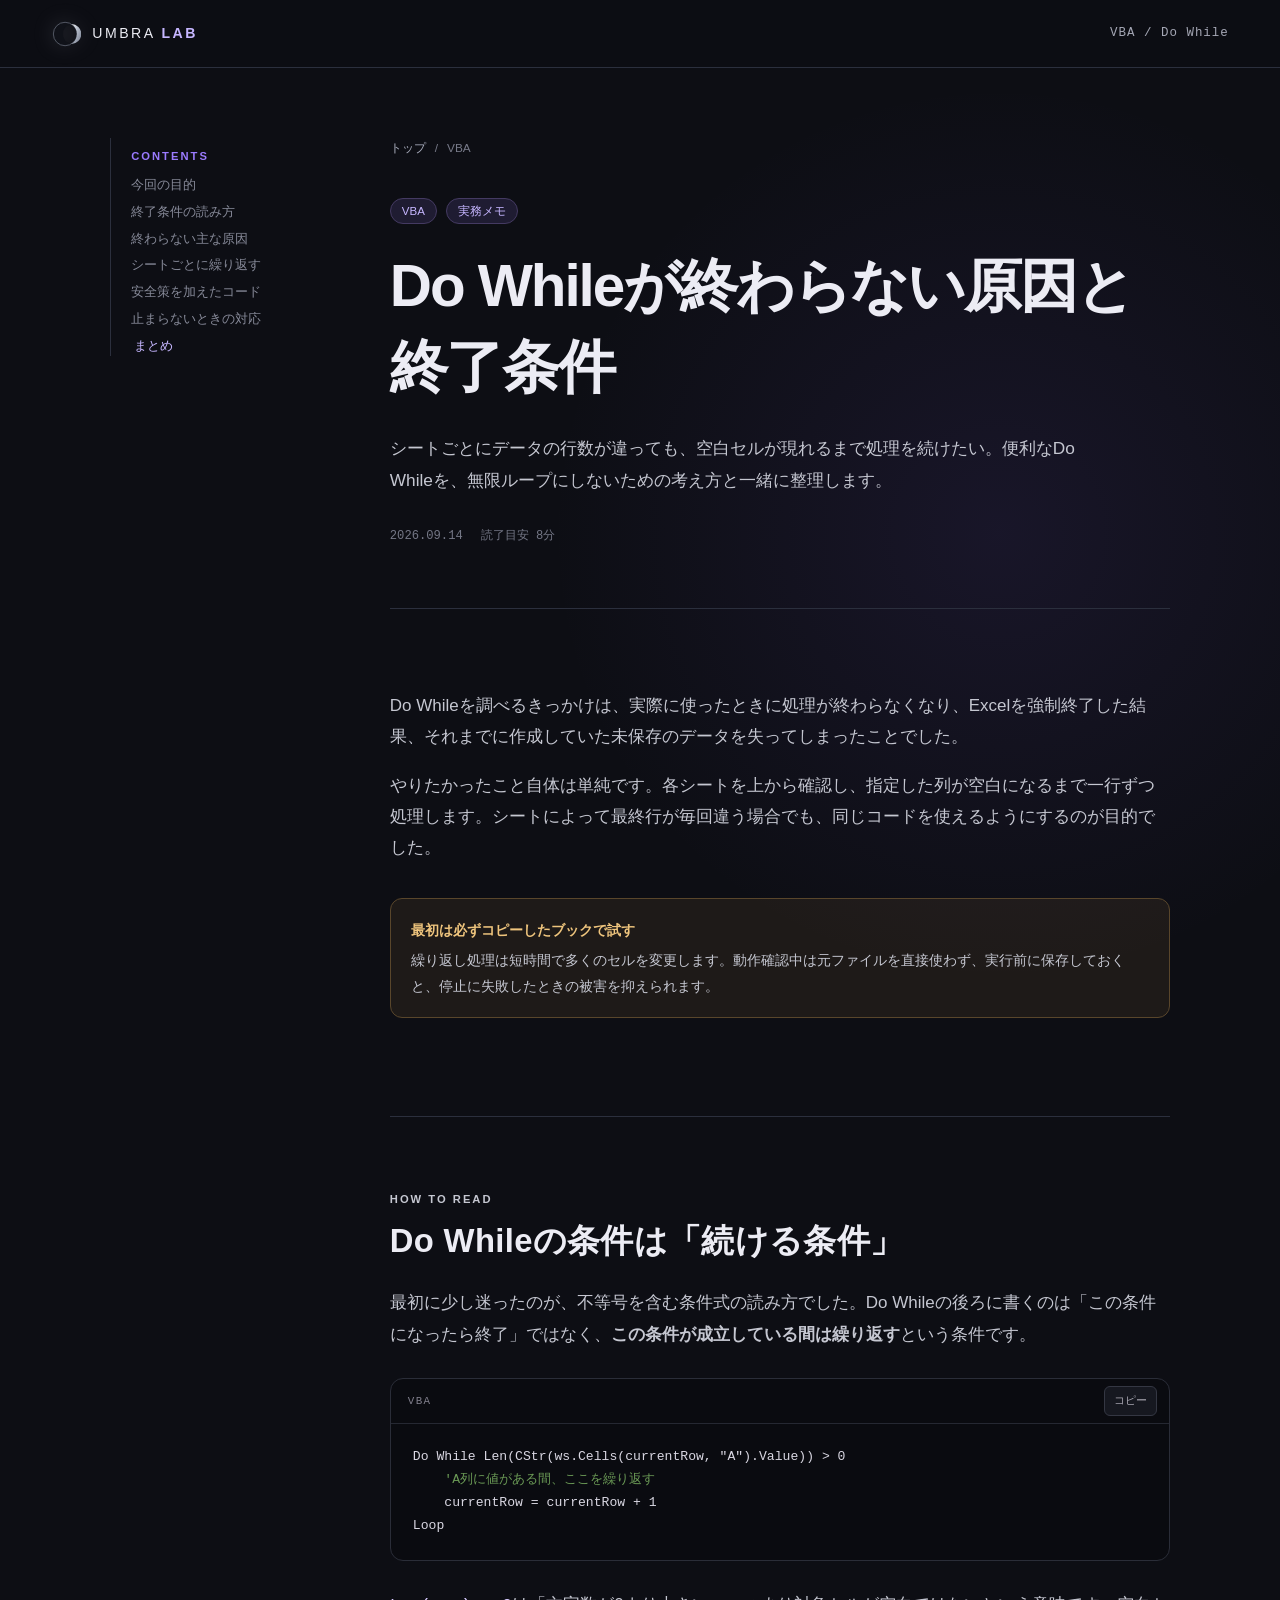
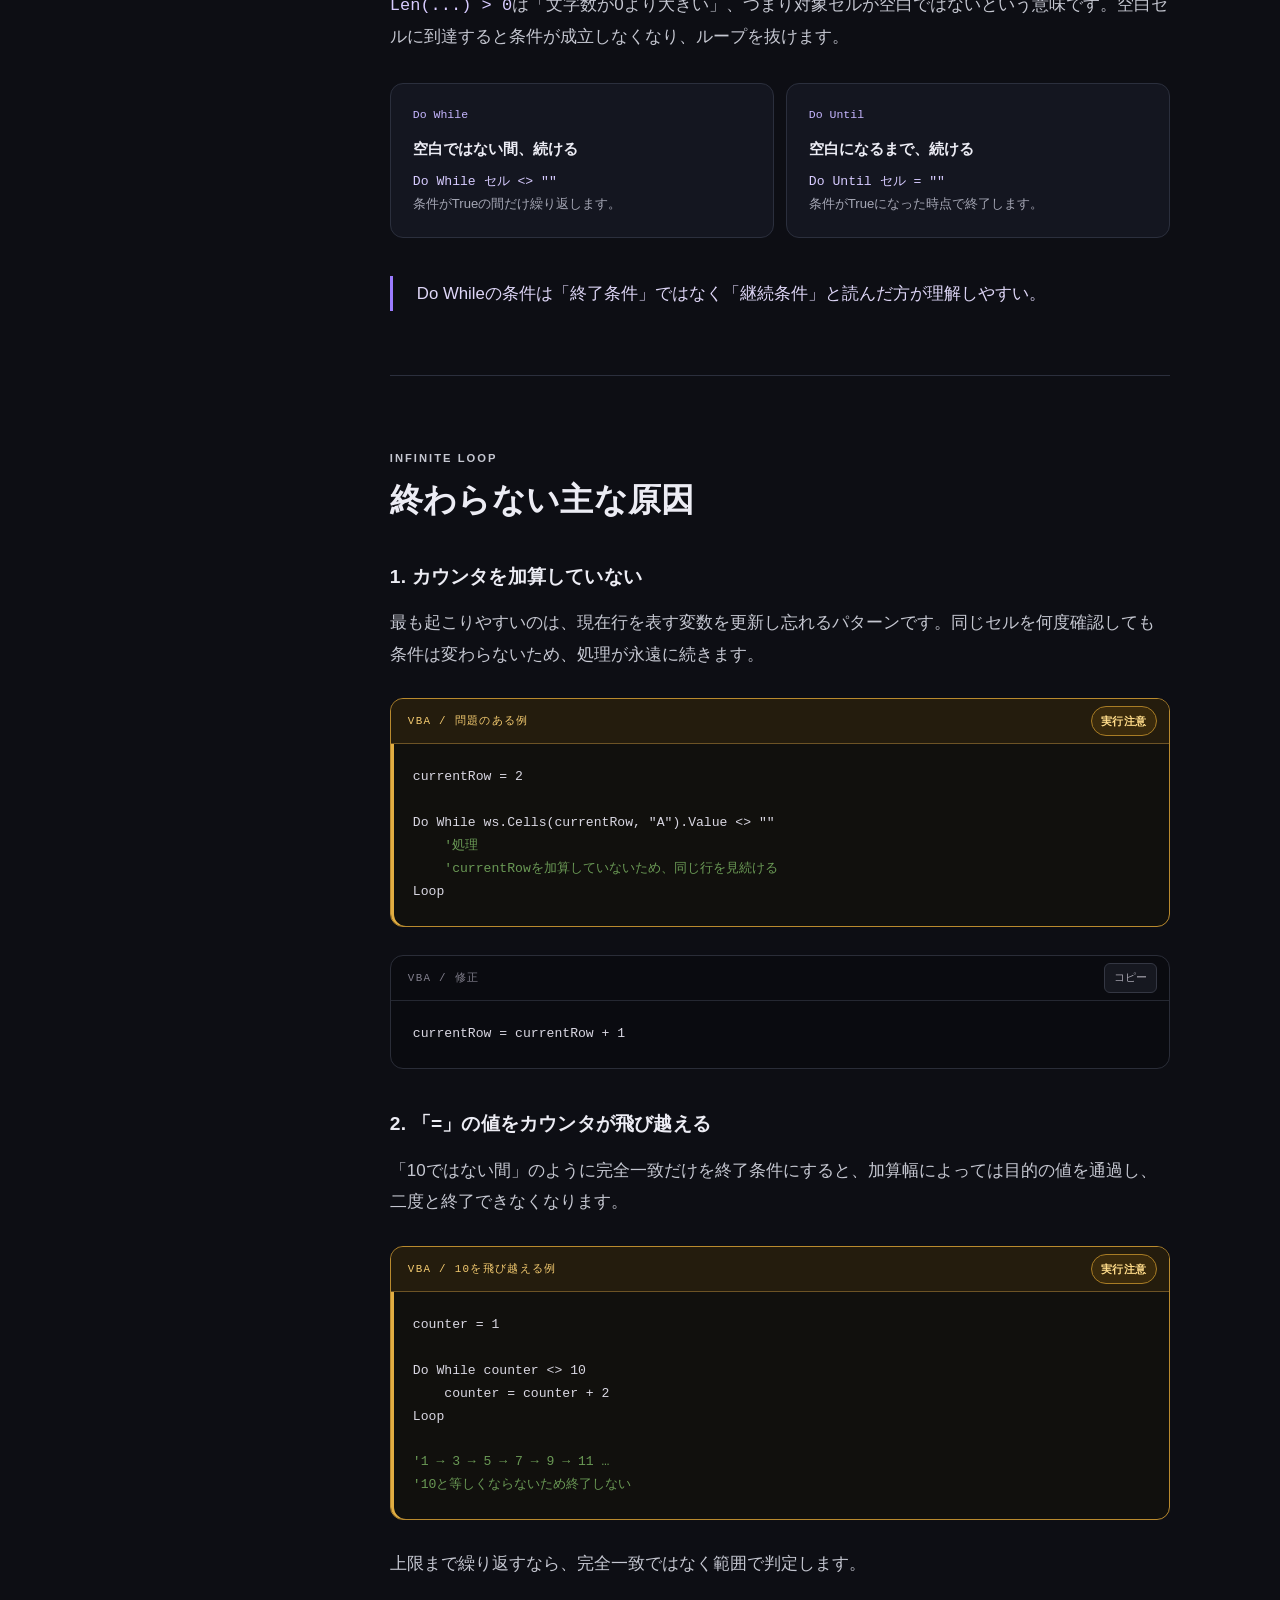
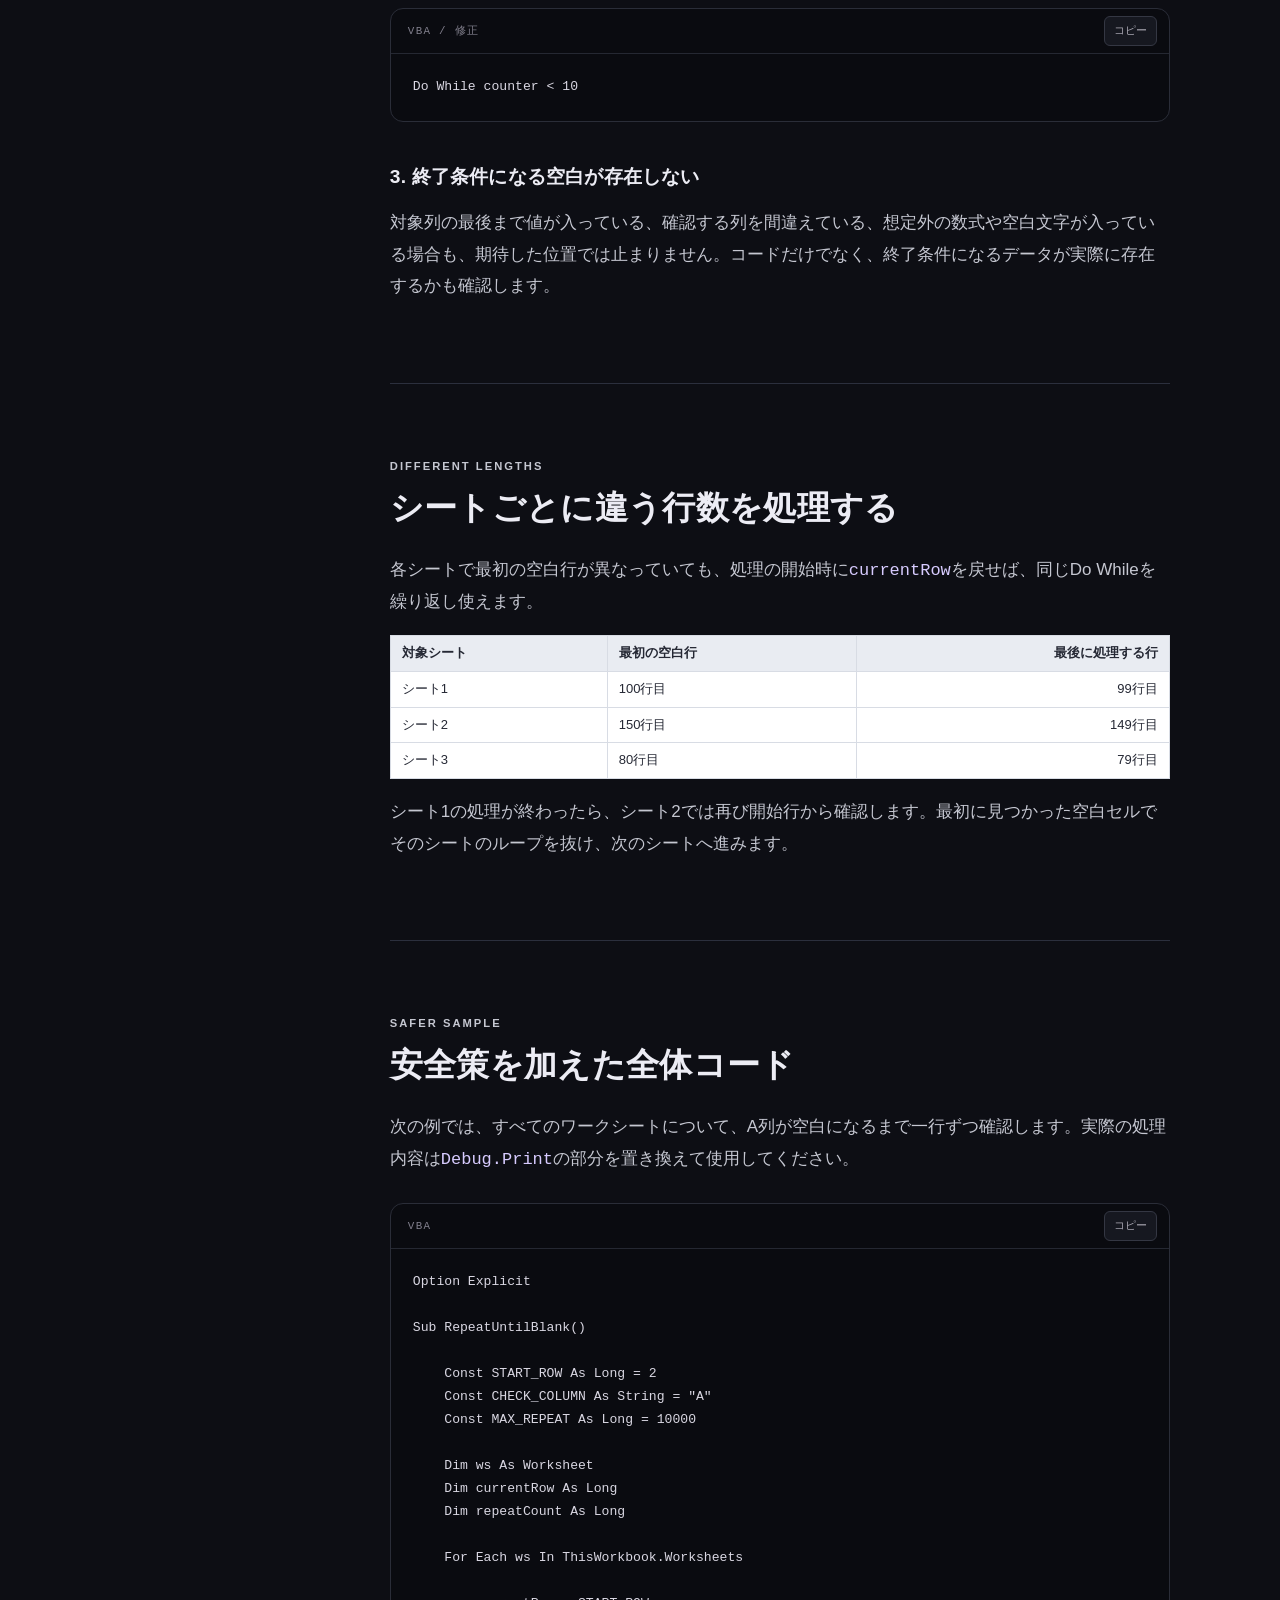
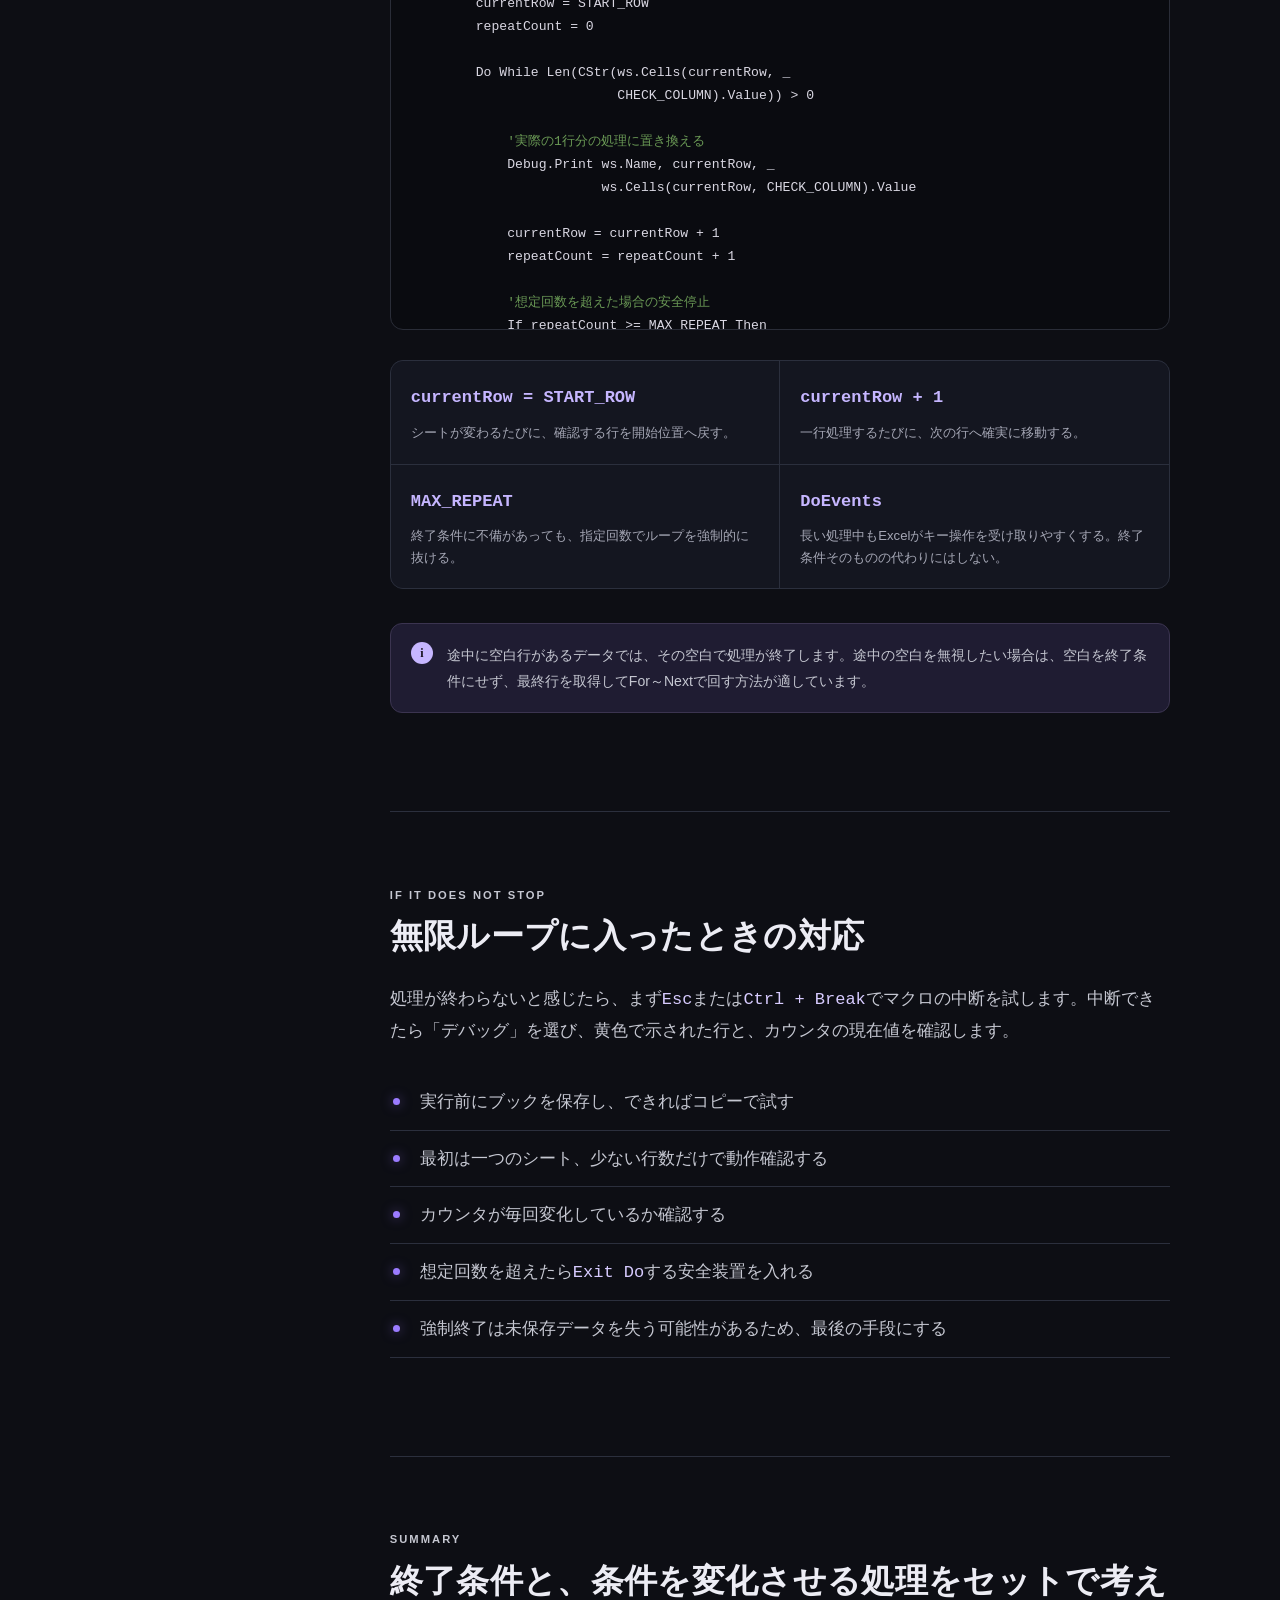
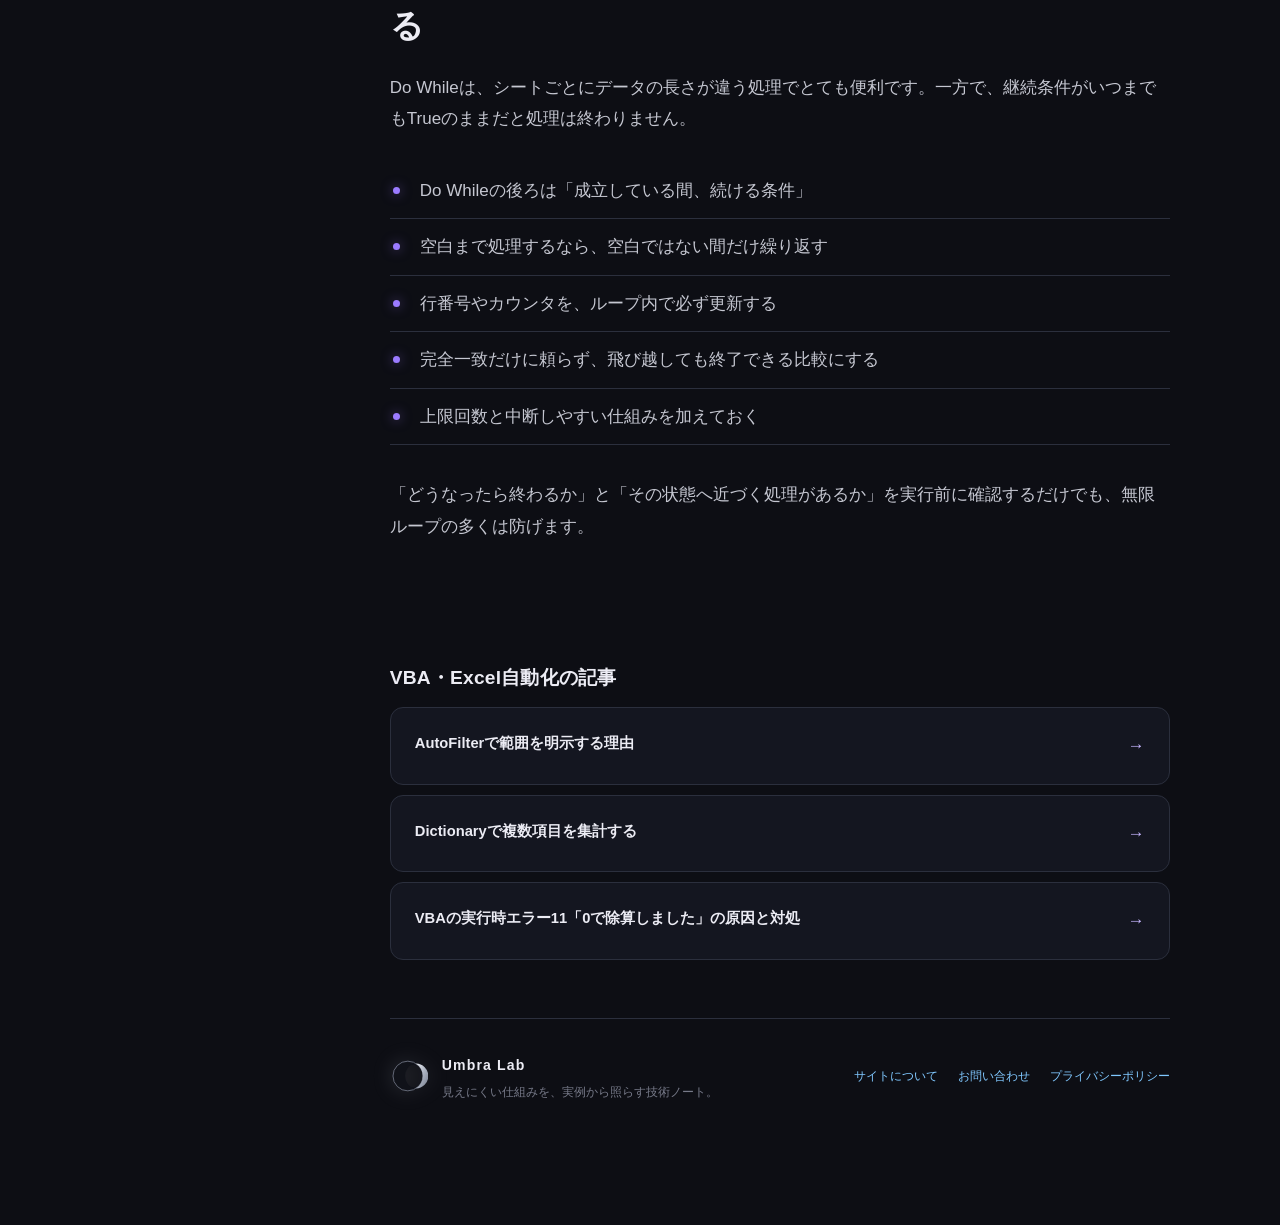
<file: docs/articles/do-while-exit-condition.html>
<!doctype html>
<html lang="ja">
<head>
  <meta charset="utf-8">
  <meta name="viewport" content="width=device-width, initial-scale=1">
  <title>Excel VBAのDo Whileが終わらない原因と終了条件 | Umbra Lab</title>
  <meta name="description" content="VBAのDo Whileが無限ループになる原因を、空白セルまで繰り返す処理を例に解説。条件の読み方、カウンタ更新、比較演算子、安全停止の考え方を整理します。">
  <meta name="theme-color" content="#0d0e14">
  <link rel="icon" type="image/svg+xml" href="../favicon.svg">
  <link rel="stylesheet" href="../styles.css">
  <script async src="https://pagead2.googlesyndication.com/pagead/js/adsbygoogle.js?client=ca-pub-7698546524249831"
     crossorigin="anonymous"></script>
</head>
<body>
  <header class="site-header">
    <a class="brand" href="../index.html" aria-label="Umbra Lab トップへ">
      <img class="brand-mark" src="../assets/umbra-mark.svg" alt="">
      <span>UMBRA <strong>LAB</strong></span>
    </a>
    <span class="section-name">VBA / Do While</span>
  </header>

  <div class="reading-progress" aria-hidden="true"><span></span></div>

  <main id="top" class="page-shell">
    <aside class="toc" aria-label="この記事の目次">
      <p class="toc-label">CONTENTS</p>
      <nav>
        <a href="#overview">今回の目的</a>
        <a href="#condition">終了条件の読み方</a>
        <a href="#causes">終わらない主な原因</a>
        <a href="#sheets">シートごとに繰り返す</a>
        <a href="#safe-code">安全策を加えたコード</a>
        <a href="#recovery">止まらないときの対応</a>
        <a href="#summary">まとめ</a>
      </nav>
    </aside>

    <article class="article">
      <nav class="breadcrumb" aria-label="パンくずリスト"><a href="../index.html">トップ</a><span>/</span><span>VBA</span></nav>
      <header class="article-header">
        <div class="eyebrow"><span>VBA</span><span>実務メモ</span></div>
        <h1>Do Whileが終わらない原因と<br>終了条件</h1>
        <p class="lead">シートごとにデータの行数が違っても、空白セルが現れるまで処理を続けたい。便利なDo Whileを、無限ループにしないための考え方と一緒に整理します。</p>
        <div class="article-meta"><span>2026.09.14</span><span>読了目安 8分</span></div>
      </header>

      <section id="overview">
        <p>Do Whileを調べるきっかけは、実際に使ったときに処理が終わらなくなり、Excelを強制終了した結果、それまでに作成していた未保存のデータを失ってしまったことでした。</p>
        <p>やりたかったこと自体は単純です。各シートを上から確認し、指定した列が空白になるまで一行ずつ処理します。シートによって最終行が毎回違う場合でも、同じコードを使えるようにするのが目的でした。</p>
        <div class="warning"><strong>最初は必ずコピーしたブックで試す</strong><p>繰り返し処理は短時間で多くのセルを変更します。動作確認中は元ファイルを直接使わず、実行前に保存しておくと、停止に失敗したときの被害を抑えられます。</p></div>
      </section>

      <section id="condition">
        <p class="section-kicker">HOW TO READ</p>
        <h2>Do Whileの条件は「続ける条件」</h2>
        <p>最初に少し迷ったのが、不等号を含む条件式の読み方でした。Do Whileの後ろに書くのは「この条件になったら終了」ではなく、<strong>この条件が成立している間は繰り返す</strong>という条件です。</p>
        <div class="code-block compact"><div class="code-head"><span>VBA</span><button type="button" class="copy-button">コピー</button></div><pre><code>Do While Len(CStr(ws.Cells(currentRow, "A").Value)) &gt; 0
    <span class="code-comment">'A列に値がある間、ここを繰り返す</span>
    currentRow = currentRow + 1
Loop</code></pre></div>
        <p><code>Len(...) &gt; 0</code>は「文字数が0より大きい」、つまり対象セルが空白ではないという意味です。空白セルに到達すると条件が成立しなくなり、ループを抜けます。</p>
        <div class="comparison-grid">
          <div><span class="comparison-label">Do While</span><strong>空白ではない間、続ける</strong><p><code>Do While セル &lt;&gt; ""</code><br>条件がTrueの間だけ繰り返します。</p></div>
          <div><span class="comparison-label">Do Until</span><strong>空白になるまで、続ける</strong><p><code>Do Until セル = ""</code><br>条件がTrueになった時点で終了します。</p></div>
        </div>
        <blockquote><p>Do Whileの条件は「終了条件」ではなく「継続条件」と読んだ方が理解しやすい。</p></blockquote>
      </section>

      <section id="causes">
        <p class="section-kicker">INFINITE LOOP</p>
        <h2>終わらない主な原因</h2>
        <h3>1. カウンタを加算していない</h3>
        <p>最も起こりやすいのは、現在行を表す変数を更新し忘れるパターンです。同じセルを何度確認しても条件は変わらないため、処理が永遠に続きます。</p>
        <div class="code-block code-warning"><div class="code-head"><span>VBA / 問題のある例</span><span class="warning-badge">実行注意</span></div><pre><code>currentRow = 2

Do While ws.Cells(currentRow, "A").Value &lt;&gt; ""
    <span class="code-comment">'処理
    'currentRowを加算していないため、同じ行を見続ける</span>
Loop</code></pre></div>
        <div class="code-block compact"><div class="code-head"><span>VBA / 修正</span><button type="button" class="copy-button">コピー</button></div><pre><code>currentRow = currentRow + 1</code></pre></div>

        <h3>2. 「=」の値をカウンタが飛び越える</h3>
        <p>「10ではない間」のように完全一致だけを終了条件にすると、加算幅によっては目的の値を通過し、二度と終了できなくなります。</p>
        <div class="code-block code-warning"><div class="code-head"><span>VBA / 10を飛び越える例</span><span class="warning-badge">実行注意</span></div><pre><code>counter = 1

Do While counter &lt;&gt; 10
    counter = counter + 2
Loop

<span class="code-comment">'1 → 3 → 5 → 7 → 9 → 11 …
'10と等しくならないため終了しない</span></code></pre></div>
        <p>上限まで繰り返すなら、完全一致ではなく範囲で判定します。</p>
        <div class="code-block compact"><div class="code-head"><span>VBA / 修正</span><button type="button" class="copy-button">コピー</button></div><pre><code>Do While counter &lt; 10</code></pre></div>

        <h3>3. 終了条件になる空白が存在しない</h3>
        <p>対象列の最後まで値が入っている、確認する列を間違えている、想定外の数式や空白文字が入っている場合も、期待した位置では止まりません。コードだけでなく、終了条件になるデータが実際に存在するかも確認します。</p>
      </section>

      <section id="sheets">
        <p class="section-kicker">DIFFERENT LENGTHS</p>
        <h2>シートごとに違う行数を処理する</h2>
        <p>各シートで最初の空白行が異なっていても、処理の開始時に<code>currentRow</code>を戻せば、同じDo Whileを繰り返し使えます。</p>
        <div class="sheet-scroll">
          <table class="mini-sheet">
            <thead><tr><th>対象シート</th><th>最初の空白行</th><th>最後に処理する行</th></tr></thead>
            <tbody>
              <tr><td>シート1</td><td>100行目</td><td>99行目</td></tr>
              <tr><td>シート2</td><td>150行目</td><td>149行目</td></tr>
              <tr><td>シート3</td><td>80行目</td><td>79行目</td></tr>
            </tbody>
          </table>
        </div>
        <p>シート1の処理が終わったら、シート2では再び開始行から確認します。最初に見つかった空白セルでそのシートのループを抜け、次のシートへ進みます。</p>
      </section>

      <section id="safe-code">
        <p class="section-kicker">SAFER SAMPLE</p>
        <h2>安全策を加えた全体コード</h2>
        <p>次の例では、すべてのワークシートについて、A列が空白になるまで一行ずつ確認します。実際の処理内容は<code>Debug.Print</code>の部分を置き換えて使用してください。</p>
        <div class="code-block large"><div class="code-head"><span>VBA</span><button type="button" class="copy-button">コピー</button></div><pre><code>Option Explicit

Sub RepeatUntilBlank()

    Const START_ROW As Long = 2
    Const CHECK_COLUMN As String = "A"
    Const MAX_REPEAT As Long = 10000

    Dim ws As Worksheet
    Dim currentRow As Long
    Dim repeatCount As Long

    For Each ws In ThisWorkbook.Worksheets

        currentRow = START_ROW
        repeatCount = 0

        Do While Len(CStr(ws.Cells(currentRow, _
                          CHECK_COLUMN).Value)) &gt; 0

            <span class="code-comment">'実際の1行分の処理に置き換える</span>
            Debug.Print ws.Name, currentRow, _
                        ws.Cells(currentRow, CHECK_COLUMN).Value

            currentRow = currentRow + 1
            repeatCount = repeatCount + 1

            <span class="code-comment">'想定回数を超えた場合の安全停止</span>
            If repeatCount &gt;= MAX_REPEAT Then
                MsgBox ws.Name &amp; "：処理回数が上限に達しました。", _
                       vbExclamation
                Exit Do
            End If

            <span class="code-comment">'Excelがキー操作を受け取れるようにする</span>
            DoEvents

        Loop

    Next ws

End Sub</code></pre></div>
        <div class="explain-grid">
          <div><code>currentRow = START_ROW</code><p>シートが変わるたびに、確認する行を開始位置へ戻す。</p></div>
          <div><code>currentRow + 1</code><p>一行処理するたびに、次の行へ確実に移動する。</p></div>
          <div><code>MAX_REPEAT</code><p>終了条件に不備があっても、指定回数でループを強制的に抜ける。</p></div>
          <div><code>DoEvents</code><p>長い処理中もExcelがキー操作を受け取りやすくする。終了条件そのものの代わりにはしない。</p></div>
        </div>
        <div class="note"><span class="note-icon">i</span><p>途中に空白行があるデータでは、その空白で処理が終了します。途中の空白を無視したい場合は、空白を終了条件にせず、最終行を取得してFor～Nextで回す方法が適しています。</p></div>
      </section>

      <section id="recovery">
        <p class="section-kicker">IF IT DOES NOT STOP</p>
        <h2>無限ループに入ったときの対応</h2>
        <p>処理が終わらないと感じたら、まず<code>Esc</code>または<code>Ctrl + Break</code>でマクロの中断を試します。中断できたら「デバッグ」を選び、黄色で示された行と、カウンタの現在値を確認します。</p>
        <ul class="summary-list">
          <li>実行前にブックを保存し、できればコピーで試す</li>
          <li>最初は一つのシート、少ない行数だけで動作確認する</li>
          <li>カウンタが毎回変化しているか確認する</li>
          <li>想定回数を超えたら<code>Exit Do</code>する安全装置を入れる</li>
          <li>強制終了は未保存データを失う可能性があるため、最後の手段にする</li>
        </ul>
      </section>

      <section id="summary">
        <p class="section-kicker">SUMMARY</p>
        <h2>終了条件と、条件を変化させる処理をセットで考える</h2>
        <p>Do Whileは、シートごとにデータの長さが違う処理でとても便利です。一方で、継続条件がいつまでもTrueのままだと処理は終わりません。</p>
        <ul class="summary-list">
          <li>Do Whileの後ろは「成立している間、続ける条件」</li>
          <li>空白まで処理するなら、空白ではない間だけ繰り返す</li>
          <li>行番号やカウンタを、ループ内で必ず更新する</li>
          <li>完全一致だけに頼らず、飛び越しても終了できる比較にする</li>
          <li>上限回数と中断しやすい仕組みを加えておく</li>
        </ul>
        <p>「どうなったら終わるか」と「その状態へ近づく処理があるか」を実行前に確認するだけでも、無限ループの多くは防げます。</p>
      </section>

      <h3>VBA・Excel自動化の記事</h3>
      <div class="related-articles">
        <a class="next-article" href="autofilter-range.html">
          <strong>AutoFilterで範囲を明示する理由</strong><span aria-hidden="true">→</span>
        </a>
        <a class="next-article" href="dictionary-multiple-keys.html">
          <strong>Dictionaryで複数項目を集計する</strong><span aria-hidden="true">→</span>
        </a>  
        <a class="next-article" href="division-by-zero-error-11.html">
          <strong>VBAの実行時エラー11「0で除算しました」の原因と対処</strong><span aria-hidden="true">→</span>
        </a> 
      </div>
      <footer class="article-footer">
        <div class="footer-brand">
          <img class="brand-mark" src="../assets/umbra-mark.svg" alt="">
          <div><strong>Umbra Lab</strong><p>見えにくい仕組みを、実例から照らす技術ノート。</p></div>
        </div>
        <nav class="footer-links" aria-label="サイト情報">
          <a href="../about.html">サイトについて</a>
          <a href="../contact.html">お問い合わせ</a>
          <a href="../privacy-policy.html">プライバシーポリシー</a>
        </nav>
      </footer>
    </article>
  </main>

  <script src="../script.js"></script>
</body>
</html>
</file>
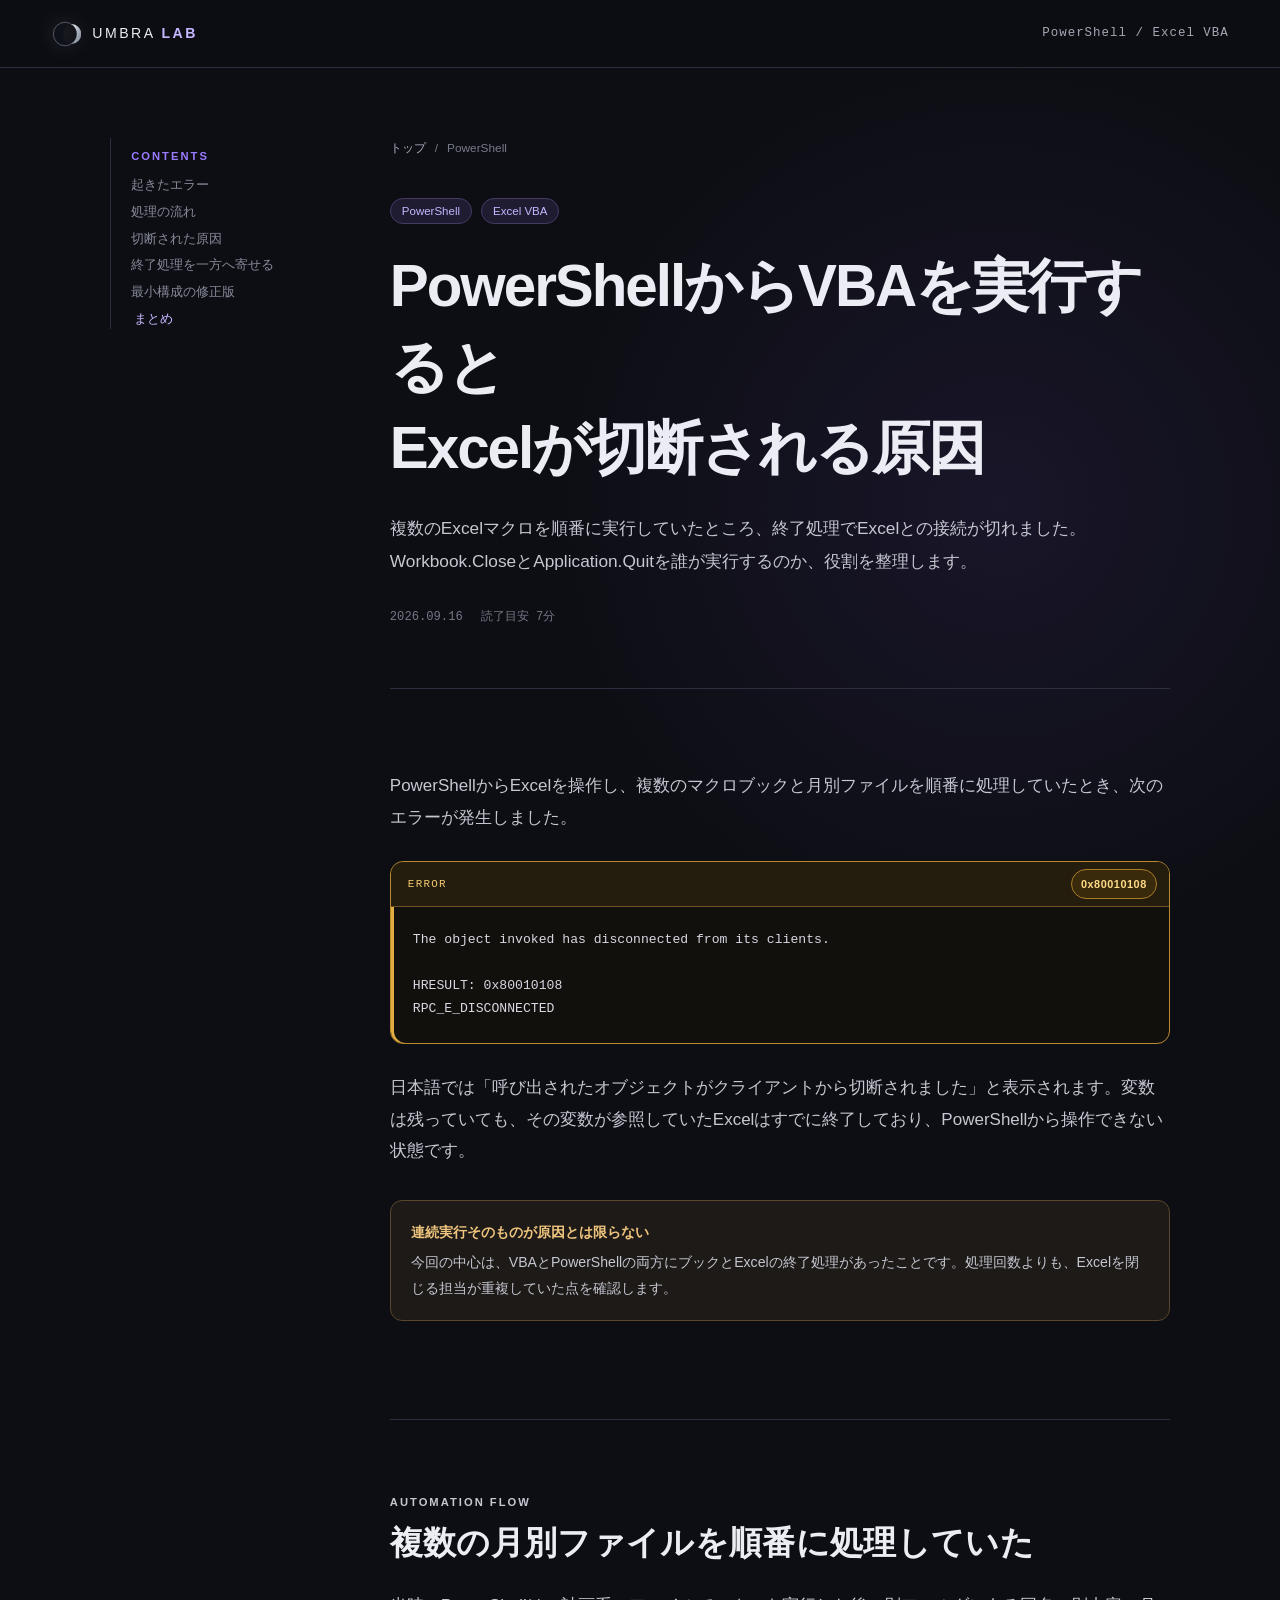
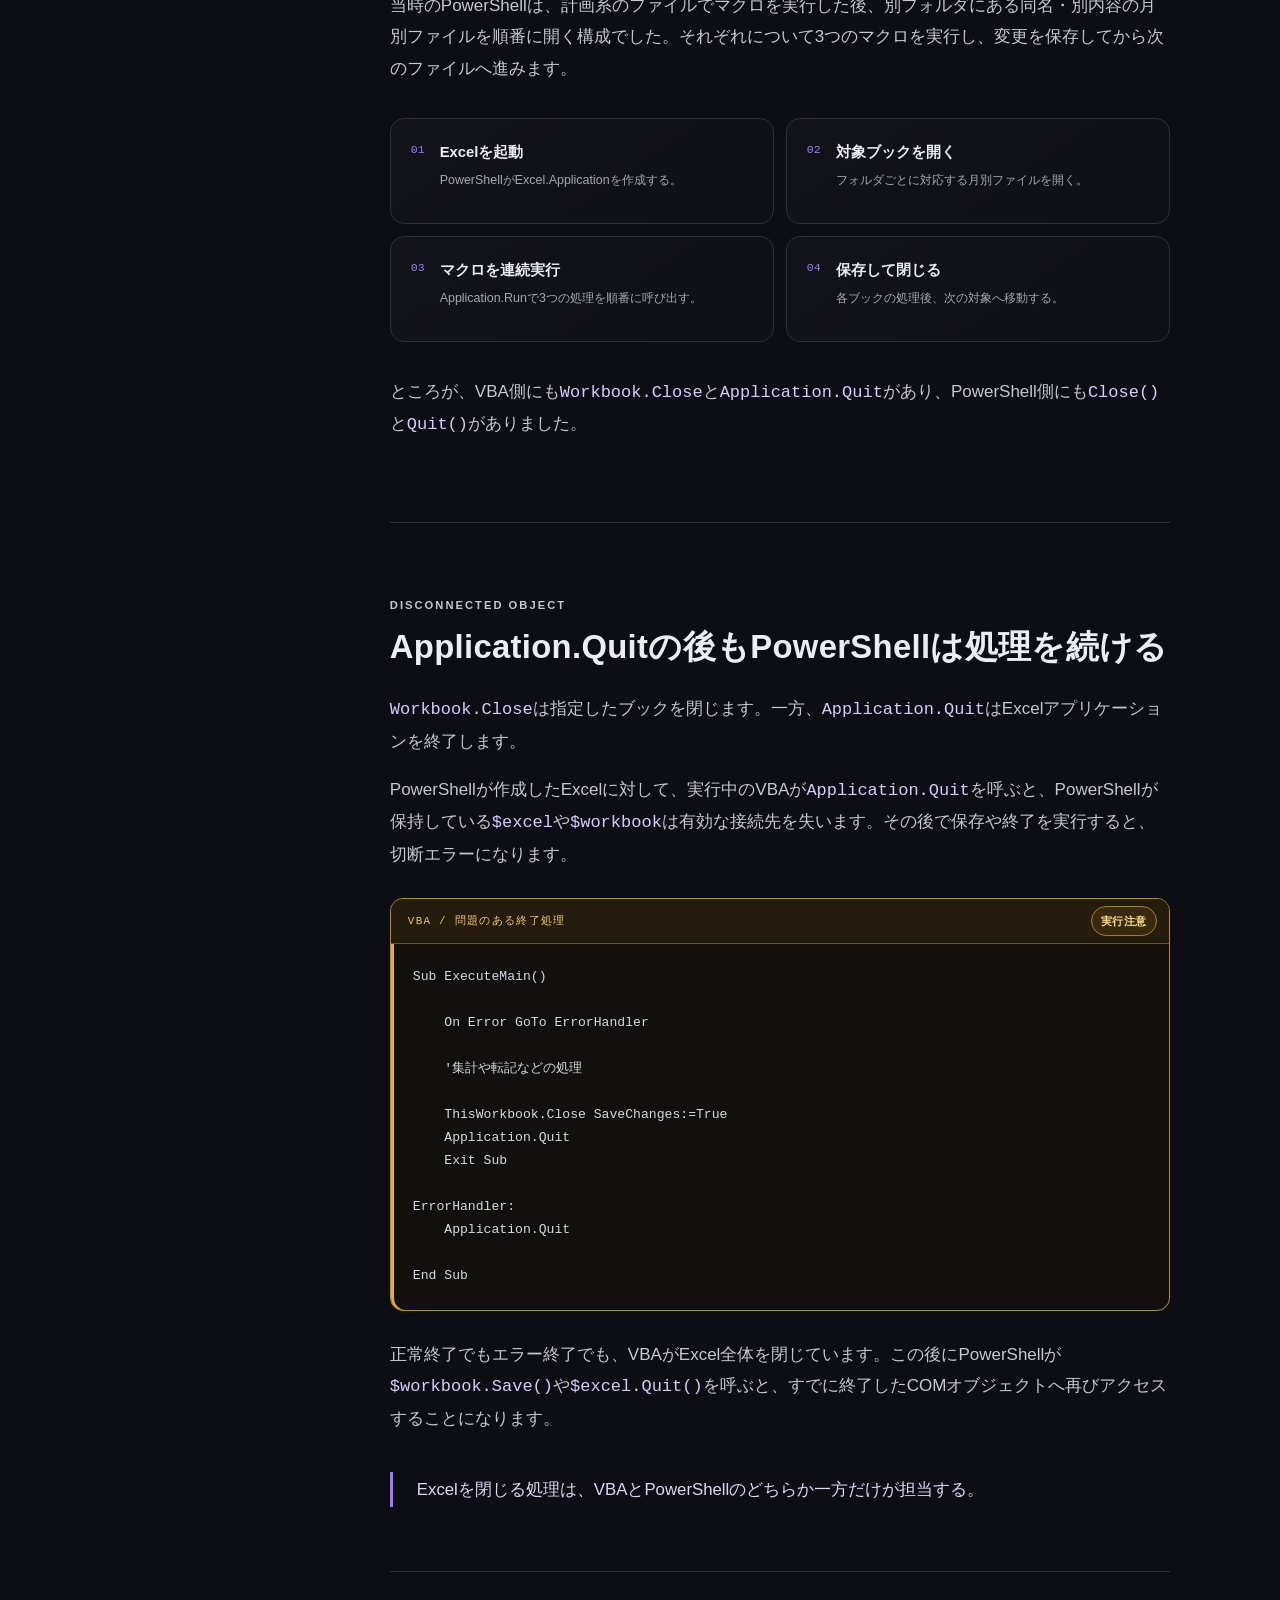
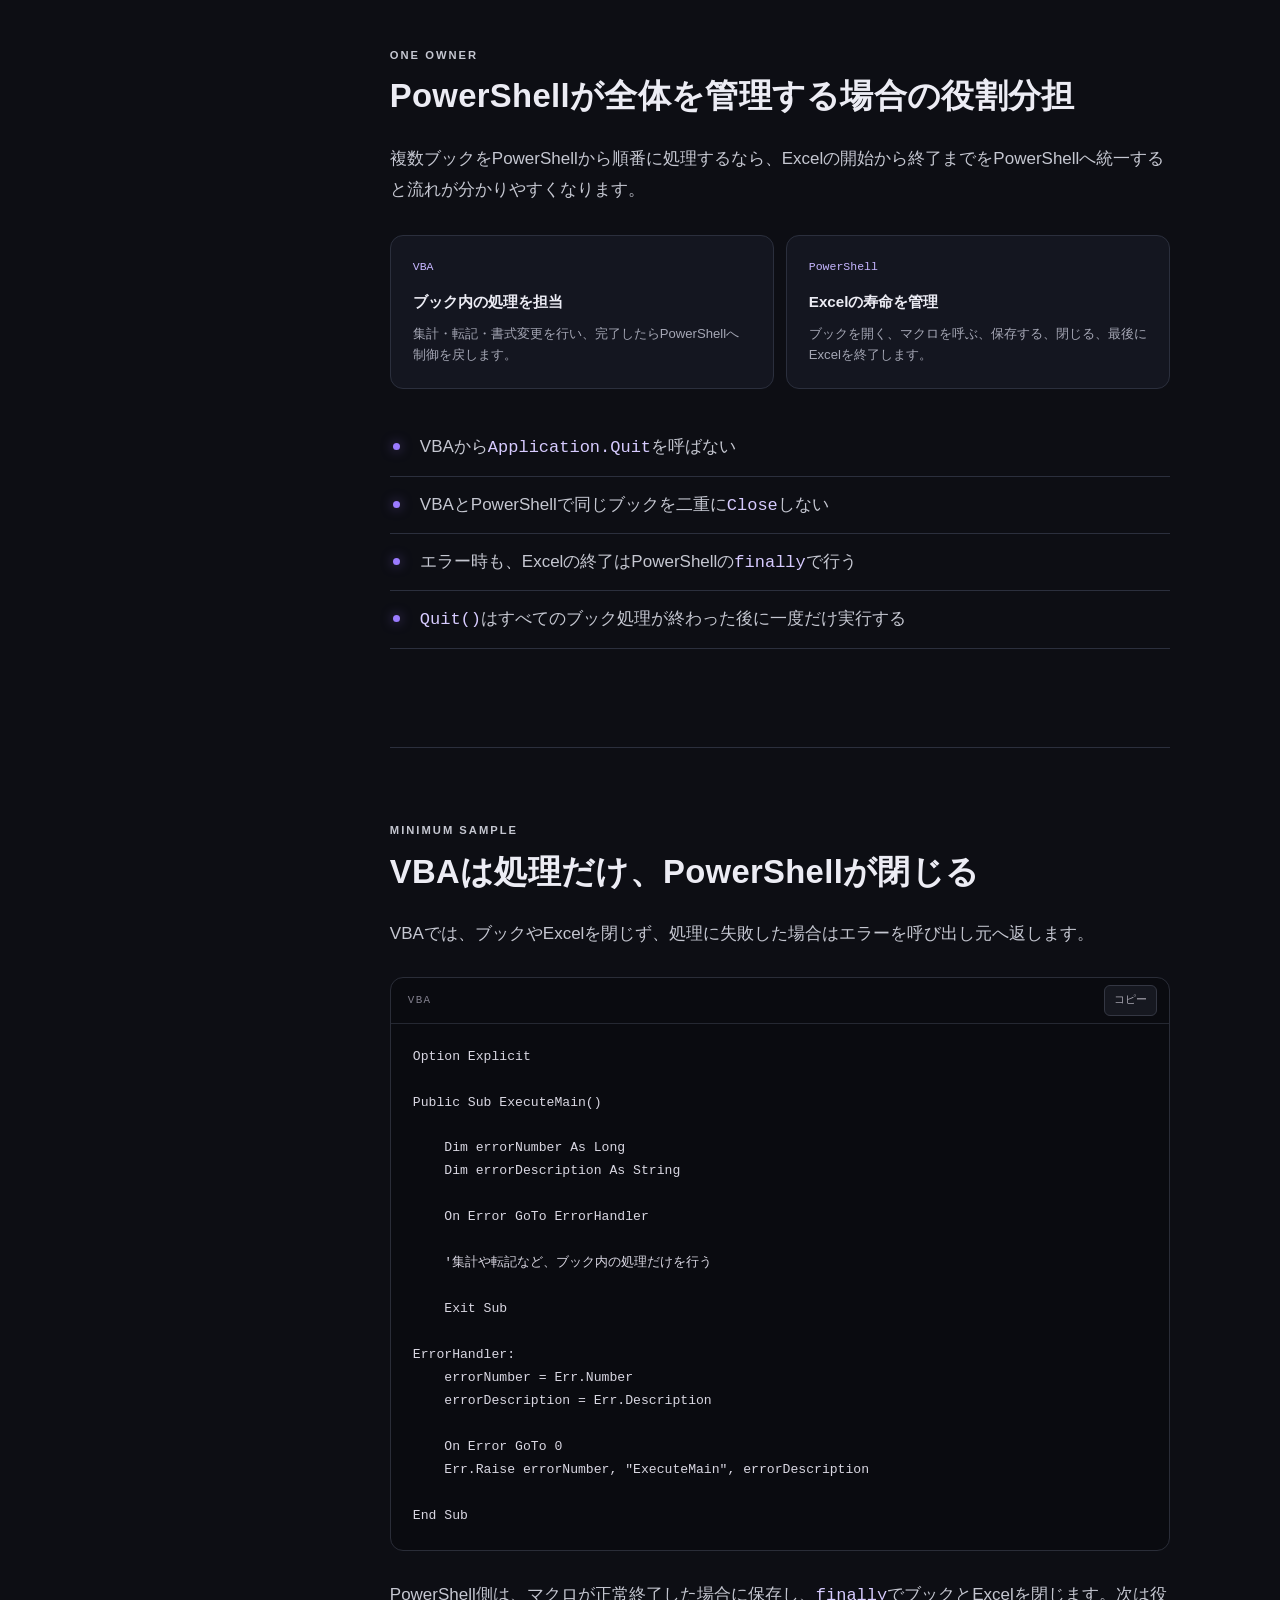
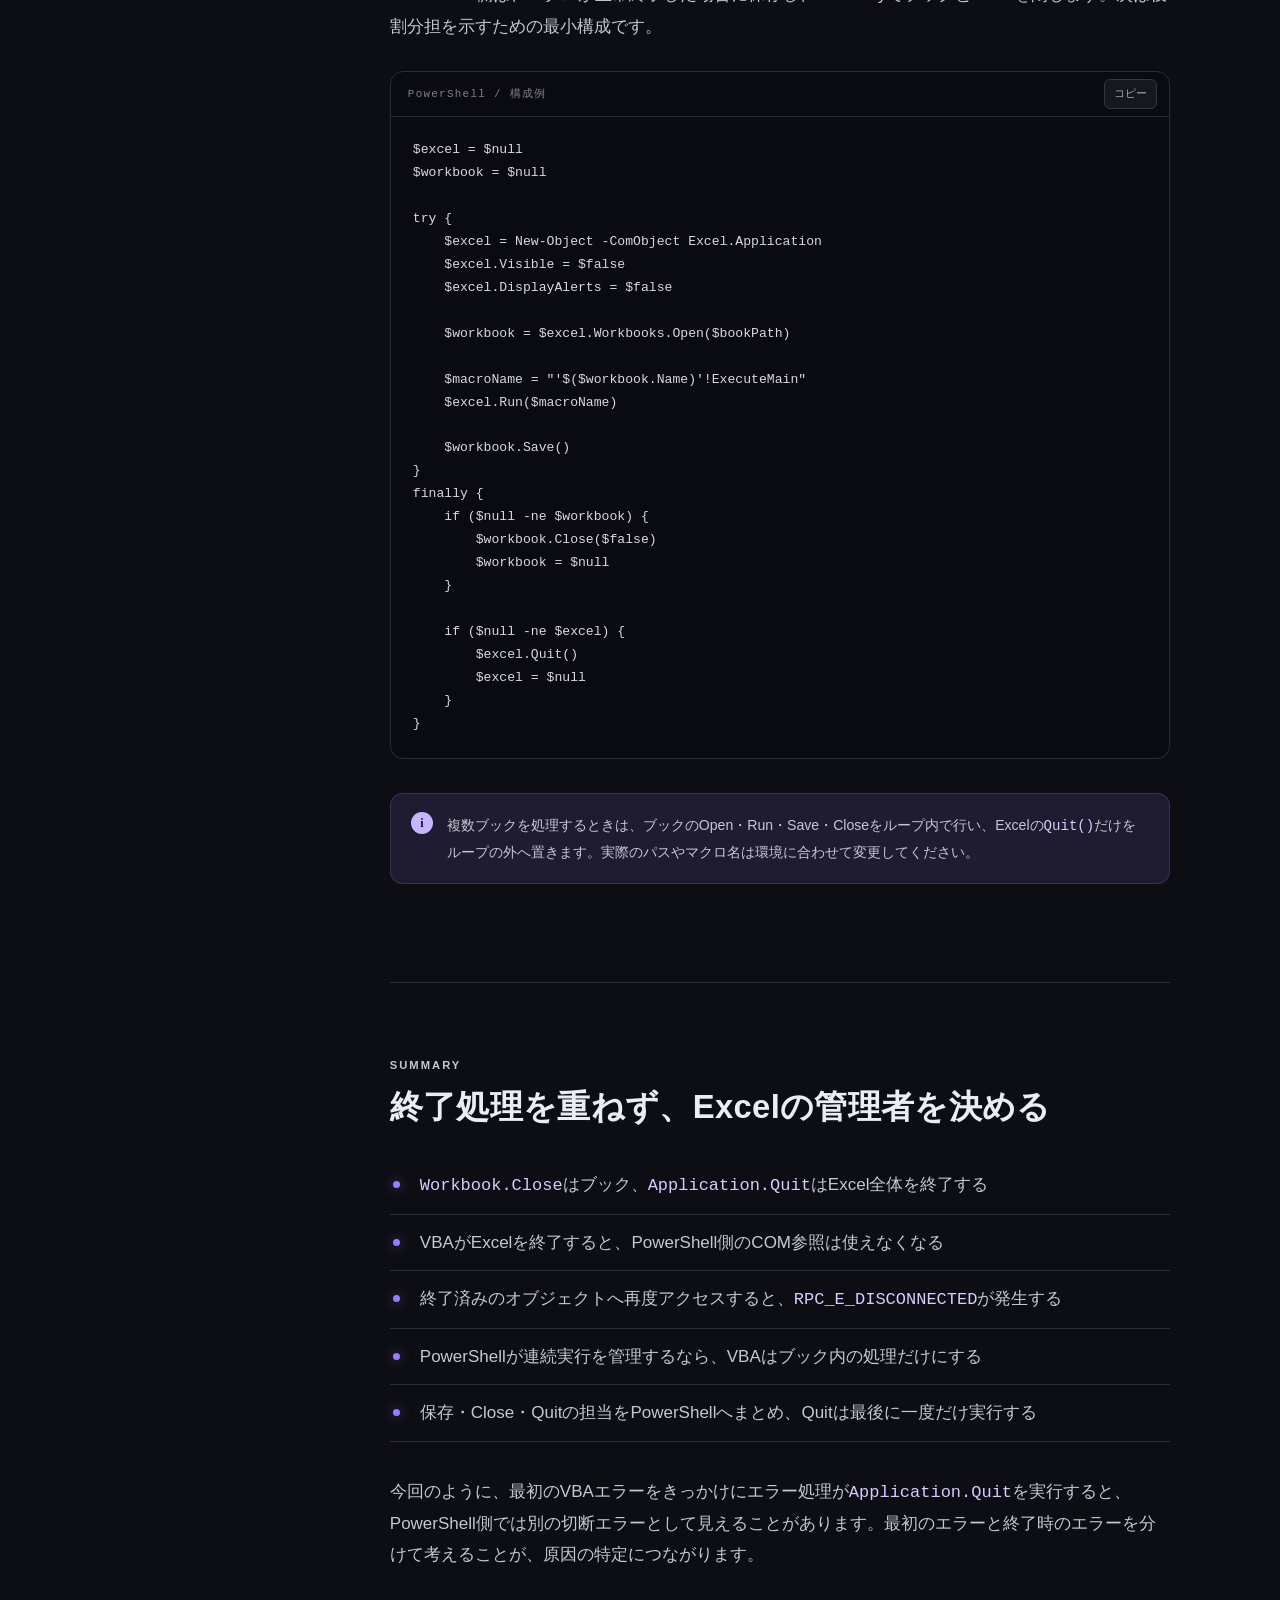
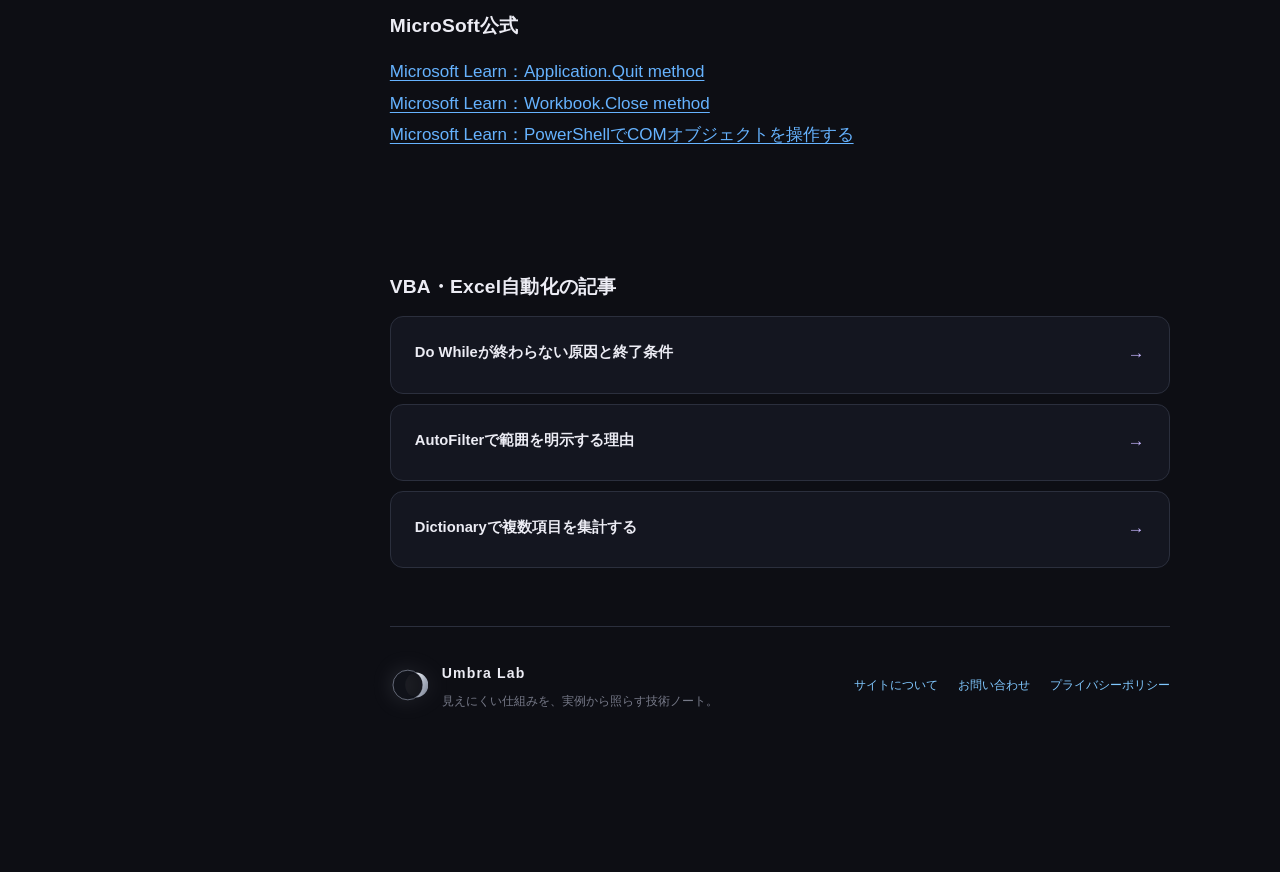
<file: docs/articles/powershell-vba-excel-disconnected.html>
<!doctype html>
<html lang="ja">
<head>
  <meta charset="utf-8">
  <meta name="viewport" content="width=device-width, initial-scale=1">
  <title>PowerShellからVBAを実行するとExcelが切断される原因 | Umbra Lab</title>
  <meta name="description" content="PowerShellからExcel VBAを連続実行したときに0x80010108 RPC_E_DISCONNECTEDが発生する原因を、Workbook.CloseとApplication.Quitの役割から解説します。">
  <meta name="theme-color" content="#0d0e14">
  <link rel="icon" type="image/svg+xml" href="../favicon.svg">
  <link rel="stylesheet" href="../styles.css">
  <script async src="https://pagead2.googlesyndication.com/pagead/js/adsbygoogle.js?client=ca-pub-7698546524249831"
     crossorigin="anonymous"></script>
</head>
<body>
  <header class="site-header">
    <a class="brand" href="../index.html" aria-label="Umbra Lab トップへ">
      <img class="brand-mark" src="../assets/umbra-mark.svg" alt="">
      <span>UMBRA <strong>LAB</strong></span>
    </a>
    <span class="section-name">PowerShell / Excel VBA</span>
  </header>

  <div class="reading-progress" aria-hidden="true"><span></span></div>

  <main id="top" class="page-shell">
    <aside class="toc" aria-label="この記事の目次">
      <p class="toc-label">CONTENTS</p>
      <nav>
        <a href="#overview">起きたエラー</a>
        <a href="#sequence">処理の流れ</a>
        <a href="#cause">切断された原因</a>
        <a href="#ownership">終了処理を一方へ寄せる</a>
        <a href="#sample">最小構成の修正版</a>
        <a href="#summary">まとめ</a>
      </nav>
    </aside>

    <article class="article">
      <nav class="breadcrumb" aria-label="パンくずリスト"><a href="../index.html">トップ</a><span>/</span><span>PowerShell</span></nav>
      <header class="article-header">
        <div class="eyebrow"><span>PowerShell</span><span>Excel VBA</span></div>
        <h1>PowerShellからVBAを実行すると<br>Excelが切断される原因</h1>
        <p class="lead">複数のExcelマクロを順番に実行していたところ、終了処理でExcelとの接続が切れました。Workbook.CloseとApplication.Quitを誰が実行するのか、役割を整理します。</p>
        <div class="article-meta"><span>2026.09.16</span><span>読了目安 7分</span></div>
      </header>

      <section id="overview">
        <p>PowerShellからExcelを操作し、複数のマクロブックと月別ファイルを順番に処理していたとき、次のエラーが発生しました。</p>
        <div class="code-block code-warning"><div class="code-head"><span>ERROR</span><span class="warning-badge">0x80010108</span></div><pre><code>The object invoked has disconnected from its clients.

HRESULT: 0x80010108
RPC_E_DISCONNECTED</code></pre></div>
        <p>日本語では「呼び出されたオブジェクトがクライアントから切断されました」と表示されます。変数は残っていても、その変数が参照していたExcelはすでに終了しており、PowerShellから操作できない状態です。</p>
        <div class="warning"><strong>連続実行そのものが原因とは限らない</strong><p>今回の中心は、VBAとPowerShellの両方にブックとExcelの終了処理があったことです。処理回数よりも、Excelを閉じる担当が重複していた点を確認します。</p></div>
      </section>

      <section id="sequence">
        <p class="section-kicker">AUTOMATION FLOW</p>
        <h2>複数の月別ファイルを順番に処理していた</h2>
        <p>当時のPowerShellは、計画系のファイルでマクロを実行した後、別フォルダにある同名・別内容の月別ファイルを順番に開く構成でした。それぞれについて3つのマクロを実行し、変更を保存してから次のファイルへ進みます。</p>
        <ol class="process-list">
          <li><span>01</span><div><strong>Excelを起動</strong><small>PowerShellがExcel.Applicationを作成する。</small></div></li>
          <li><span>02</span><div><strong>対象ブックを開く</strong><small>フォルダごとに対応する月別ファイルを開く。</small></div></li>
          <li><span>03</span><div><strong>マクロを連続実行</strong><small>Application.Runで3つの処理を順番に呼び出す。</small></div></li>
          <li><span>04</span><div><strong>保存して閉じる</strong><small>各ブックの処理後、次の対象へ移動する。</small></div></li>
        </ol>
        <p>ところが、VBA側にも<code>Workbook.Close</code>と<code>Application.Quit</code>があり、PowerShell側にも<code>Close()</code>と<code>Quit()</code>がありました。</p>
      </section>

      <section id="cause">
        <p class="section-kicker">DISCONNECTED OBJECT</p>
        <h2>Application.Quitの後もPowerShellは処理を続ける</h2>
        <p><code>Workbook.Close</code>は指定したブックを閉じます。一方、<code>Application.Quit</code>はExcelアプリケーションを終了します。</p>
        <p>PowerShellが作成したExcelに対して、実行中のVBAが<code>Application.Quit</code>を呼ぶと、PowerShellが保持している<code>$excel</code>や<code>$workbook</code>は有効な接続先を失います。その後で保存や終了を実行すると、切断エラーになります。</p>
        <div class="code-block code-warning"><div class="code-head"><span>VBA / 問題のある終了処理</span><span class="warning-badge">実行注意</span></div><pre><code>Sub ExecuteMain()

    On Error GoTo ErrorHandler

    '集計や転記などの処理

    ThisWorkbook.Close SaveChanges:=True
    Application.Quit
    Exit Sub

ErrorHandler:
    Application.Quit

End Sub</code></pre></div>
        <p>正常終了でもエラー終了でも、VBAがExcel全体を閉じています。この後にPowerShellが<code>$workbook.Save()</code>や<code>$excel.Quit()</code>を呼ぶと、すでに終了したCOMオブジェクトへ再びアクセスすることになります。</p>
        <blockquote><p>Excelを閉じる処理は、VBAとPowerShellのどちらか一方だけが担当する。</p></blockquote>
      </section>

      <section id="ownership">
        <p class="section-kicker">ONE OWNER</p>
        <h2>PowerShellが全体を管理する場合の役割分担</h2>
        <p>複数ブックをPowerShellから順番に処理するなら、Excelの開始から終了までをPowerShellへ統一すると流れが分かりやすくなります。</p>
        <div class="comparison-grid">
          <div><span class="comparison-label">VBA</span><strong>ブック内の処理を担当</strong><p>集計・転記・書式変更を行い、完了したらPowerShellへ制御を戻します。</p></div>
          <div><span class="comparison-label">PowerShell</span><strong>Excelの寿命を管理</strong><p>ブックを開く、マクロを呼ぶ、保存する、閉じる、最後にExcelを終了します。</p></div>
        </div>
        <ul class="summary-list">
          <li>VBAから<code>Application.Quit</code>を呼ばない</li>
          <li>VBAとPowerShellで同じブックを二重に<code>Close</code>しない</li>
          <li>エラー時も、Excelの終了はPowerShellの<code>finally</code>で行う</li>
          <li><code>Quit()</code>はすべてのブック処理が終わった後に一度だけ実行する</li>
        </ul>
      </section>

      <section id="sample">
        <p class="section-kicker">MINIMUM SAMPLE</p>
        <h2>VBAは処理だけ、PowerShellが閉じる</h2>
        <p>VBAでは、ブックやExcelを閉じず、処理に失敗した場合はエラーを呼び出し元へ返します。</p>
        <div class="code-block compact"><div class="code-head"><span>VBA</span><button type="button" class="copy-button">コピー</button></div><pre><code>Option Explicit

Public Sub ExecuteMain()

    Dim errorNumber As Long
    Dim errorDescription As String

    On Error GoTo ErrorHandler

    '集計や転記など、ブック内の処理だけを行う

    Exit Sub

ErrorHandler:
    errorNumber = Err.Number
    errorDescription = Err.Description

    On Error GoTo 0
    Err.Raise errorNumber, "ExecuteMain", errorDescription

End Sub</code></pre></div>
        <p>PowerShell側は、マクロが正常終了した場合に保存し、<code>finally</code>でブックとExcelを閉じます。次は役割分担を示すための最小構成です。</p>
        <div class="code-block large"><div class="code-head"><span>PowerShell / 構成例</span><button type="button" class="copy-button">コピー</button></div><pre><code>$excel = $null
$workbook = $null

try {
    $excel = New-Object -ComObject Excel.Application
    $excel.Visible = $false
    $excel.DisplayAlerts = $false

    $workbook = $excel.Workbooks.Open($bookPath)

    $macroName = "'$($workbook.Name)'!ExecuteMain"
    $excel.Run($macroName)

    $workbook.Save()
}
finally {
    if ($null -ne $workbook) {
        $workbook.Close($false)
        $workbook = $null
    }

    if ($null -ne $excel) {
        $excel.Quit()
        $excel = $null
    }
}</code></pre></div>
        <div class="note"><span class="note-icon">i</span><p>複数ブックを処理するときは、ブックのOpen・Run・Save・Closeをループ内で行い、Excelの<code>Quit()</code>だけをループの外へ置きます。実際のパスやマクロ名は環境に合わせて変更してください。</p></div>
      </section>

      <section id="summary">
        <p class="section-kicker">SUMMARY</p>
        <h2>終了処理を重ねず、Excelの管理者を決める</h2>
        <ul class="summary-list">
          <li><code>Workbook.Close</code>はブック、<code>Application.Quit</code>はExcel全体を終了する</li>
          <li>VBAがExcelを終了すると、PowerShell側のCOM参照は使えなくなる</li>
          <li>終了済みのオブジェクトへ再度アクセスすると、<code>RPC_E_DISCONNECTED</code>が発生する</li>
          <li>PowerShellが連続実行を管理するなら、VBAはブック内の処理だけにする</li>
          <li>保存・Close・Quitの担当をPowerShellへまとめ、Quitは最後に一度だけ実行する</li>
        </ul>
        <p>今回のように、最初のVBAエラーをきっかけにエラー処理が<code>Application.Quit</code>を実行すると、PowerShell側では別の切断エラーとして見えることがあります。最初のエラーと終了時のエラーを分けて考えることが、原因の特定につながります。</p>
        <h3>MicroSoft公式</h3>
        <p><a href="https://learn.microsoft.com/en-us/office/vba/api/excel.application.quit" target="_blank" rel="noopener noreferrer">Microsoft Learn：Application.Quit method</a><br><a href="https://learn.microsoft.com/en-us/office/vba/api/excel.workbook.close" target="_blank" rel="noopener noreferrer">Microsoft Learn：Workbook.Close method</a><br><a href="https://learn.microsoft.com/ja-jp/powershell/scripting/samples/creating-.net-and-com-objects--new-object-" target="_blank" rel="noopener noreferrer">Microsoft Learn：PowerShellでCOMオブジェクトを操作する</a></p>
      </section>

      <h3>VBA・Excel自動化の記事</h3>
      <div class="related-articles">
        <a class="next-article" href="do-while-exit-condition.html">
          <strong>Do Whileが終わらない原因と終了条件</strong><span aria-hidden="true">→</span>
        </a>
        <a class="next-article" href="autofilter-range.html">
          <strong>AutoFilterで範囲を明示する理由</strong><span aria-hidden="true">→</span>
        </a>  
        <a class="next-article" href="dictionary-multiple-keys.html">
          <strong>Dictionaryで複数項目を集計する</strong><span aria-hidden="true">→</span>
        </a> 
      </div>
      <footer class="article-footer">
        <div class="footer-brand">
          <img class="brand-mark" src="../assets/umbra-mark.svg" alt="">
          <div><strong>Umbra Lab</strong><p>見えにくい仕組みを、実例から照らす技術ノート。</p></div>
        </div>
        <nav class="footer-links" aria-label="サイト情報">
          <a href="../about.html">サイトについて</a>
          <a href="../contact.html">お問い合わせ</a>
          <a href="../privacy-policy.html">プライバシーポリシー</a>
        </nav>
      </footer>
    </article>
  </main>

  <script src="../script.js"></script>
</body>
</html>
</file>
<file: docs/styles.css>
:root {
  --bg: #0d0e14;
  --surface: #141620;
  --surface-2: #1a1d29;
  --ink: #ececf4;
  --muted: #a5a7b5;
  --line: #2b2f3d;
  --accent: #9b7bff;
  --accent-soft: rgba(155, 123, 255, .13);
  --accent-bright: #c6b6ff;
  --code: #0a0b10;
  --green: #4ade80;
  --excel-grid: #d8dce4;
  --excel-head: #eef0f3;
  --excel-text: #252834;
  color-scheme: dark;
}

* { box-sizing: border-box; }

html { scroll-behavior: smooth; }

body {
  margin: 0;
  background:
    radial-gradient(circle at 78% 7%, rgba(118, 84, 210, .11), transparent 28rem),
    var(--bg);
  color: var(--ink);
  font-family: "Segoe UI", "Yu Gothic UI", "Hiragino Kaku Gothic ProN", sans-serif;
  font-size: 17px;
  line-height: 1.85;
  text-rendering: optimizeLegibility;
}

a { color: inherit; }

button { font: inherit; }

.site-header {
  height: 68px;
  padding: 0 clamp(20px, 4vw, 64px);
  border-bottom: 1px solid var(--line);
  display: flex;
  align-items: center;
  justify-content: space-between;
  background: rgba(13, 14, 20, .88);
  backdrop-filter: blur(12px);
  position: sticky;
  top: 0;
  z-index: 20;
}

.brand {
  display: inline-flex;
  align-items: center;
  gap: 11px;
  color: var(--ink);
  text-decoration: none;
  font-size: .88rem;
  letter-spacing: .18em;
}

.brand strong { color: var(--accent-bright); }

.brand-mark {
  width: 30px;
  height: 30px;
  flex: 0 0 auto;
  display: block;
  object-fit: contain;
  filter: drop-shadow(0 0 10px rgba(199, 203, 215, .18));
}

.section-name {
  color: var(--muted);
  font-family: ui-monospace, SFMono-Regular, Consolas, monospace;
  font-size: .78rem;
  letter-spacing: .08em;
}

.reading-progress {
  position: fixed;
  top: 68px;
  left: 0;
  right: 0;
  height: 2px;
  z-index: 30;
}

.reading-progress span {
  display: block;
  width: 0;
  height: 100%;
  background: linear-gradient(90deg, #6d4ed0, var(--accent-bright));
}

.page-shell {
  width: min(1200px, calc(100% - 40px));
  margin: 0 auto;
  display: grid;
  grid-template-columns: 190px minmax(0, 780px);
  gap: clamp(44px, 7vw, 92px);
  justify-content: center;
  padding: 70px 0 110px;
}

.home-shell {
  width: min(1120px, calc(100% - 40px));
  margin: 0 auto;
  padding: clamp(64px, 9vw, 116px) 0 110px;
}

.home-hero {
  min-height: 430px;
  display: grid;
  grid-template-columns: minmax(0, 1fr) minmax(240px, 360px);
  align-items: center;
  gap: clamp(50px, 8vw, 110px);
  border-bottom: 1px solid var(--line);
}

.hero-copy { padding-bottom: 44px; }

.hero-copy h1 {
  max-width: 760px;
  margin: 18px 0 24px;
  font-size: clamp(2.55rem, 6vw, 4.9rem);
  line-height: 1.2;
}

.hero-copy > p:last-child {
  max-width: 640px;
  color: #bfc1cc;
  font-size: 1.02rem;
}

.hero-symbol {
  aspect-ratio: 1;
  display: grid;
  place-items: center;
  position: relative;
}

.hero-symbol::before {
  content: "";
  position: absolute;
  inset: 8%;
  border: 1px solid #292c38;
  border-radius: 50%;
  box-shadow: 0 0 90px rgba(155, 123, 255, .09);
}

.hero-symbol img { width: 76%; position: relative; }

.article-index { padding-top: 72px; }
.index-heading { max-width: 680px; margin-bottom: 34px; }
.index-heading h2 { margin: 12px 0 14px; }
.index-heading > p:last-child { color: var(--muted); }

.article-grid {
  display: grid;
  grid-template-columns: repeat(2, minmax(0, 1fr));
  gap: 16px;
}

.article-card {
  min-height: 310px;
  padding: 30px;
  display: flex;
  flex-direction: column;
  border: 1px solid var(--line);
  border-radius: 17px;
  color: var(--ink);
  background:
    linear-gradient(145deg, rgba(255,255,255,.035), rgba(255,255,255,.008)),
    var(--surface);
  text-decoration: none;
  transition: transform .2s ease, border-color .2s ease, box-shadow .2s ease;
}

.article-card:hover {
  transform: translateY(-4px);
  border-color: #5c4e7f;
  box-shadow: 0 24px 60px rgba(0,0,0,.22);
}

.card-meta {
  display: flex;
  justify-content: space-between;
  gap: 16px;
  color: #858896;
  font-family: ui-monospace, SFMono-Regular, Consolas, monospace;
  font-size: .72rem;
}

.card-meta span { color: var(--accent-bright); }
.article-card h3 { margin: 28px 0 14px; font-size: 1.35rem; }
.article-card p { margin: 0 0 28px; color: #aeb0bd; font-size: .9rem; }
.card-link { margin-top: auto; color: var(--accent-bright); font-size: .82rem; }

.site-footer {
  width: min(1120px, calc(100% - 40px));
  margin: 0 auto;
  padding: 30px 0 44px;
  border-top: 1px solid var(--line);
  display: flex;
  align-items: center;
  gap: 14px;
}

.site-footer strong { font-size: .85rem; letter-spacing: .08em; }
.site-footer p { margin: 1px 0 0; color: #767988; font-size: .74rem; }

.toc {
  position: sticky;
  top: 112px;
  align-self: start;
  border-left: 1px solid var(--line);
  padding-left: 20px;
}

.toc-label,
.section-kicker {
  color: var(--accent);
  font-size: .7rem;
  font-weight: 700;
  line-height: 1.3;
  letter-spacing: .18em;
}

.toc nav { display: grid; gap: 7px; }

.toc a {
  color: #878a99;
  text-decoration: none;
  font-size: .8rem;
  line-height: 1.55;
  transition: color .2s ease, transform .2s ease;
}

.toc a:hover,
.toc a.is-current { color: var(--accent-bright); transform: translateX(3px); }

.article { min-width: 0; }

.breadcrumb {
  margin: 0 0 24px;
  display: flex;
  gap: 9px;
  color: #777a89;
  font-size: .74rem;
}

.breadcrumb a { color: #aaaebe; text-decoration: none; }
.breadcrumb a:hover { color: var(--accent-bright); }

.article-header { padding: 14px 0 60px; }

.eyebrow { display: flex; gap: 9px; margin-bottom: 22px; }

.eyebrow span {
  border: 1px solid #443a62;
  border-radius: 999px;
  padding: 3px 11px;
  color: var(--accent-bright);
  background: var(--accent-soft);
  font-size: .72rem;
  line-height: 1.6;
}

h1, h2, h3 { margin-top: 0; line-height: 1.38; letter-spacing: .01em; }

h1 {
  margin-bottom: 24px;
  font-size: clamp(2.15rem, 5vw, 3.65rem);
  font-weight: 700;
  letter-spacing: -.035em;
}

h2 { margin-bottom: 24px; font-size: clamp(1.55rem, 3vw, 2.05rem); }
h3 { margin-top: 42px; margin-bottom: 16px; font-size: 1.2rem; }

.lead { max-width: 700px; color: #bcbecb; font-size: 1.08rem; line-height: 1.9; }

.article-meta {
  display: flex;
  gap: 18px;
  margin-top: 28px;
  color: #747786;
  font-family: ui-monospace, SFMono-Regular, Consolas, monospace;
  font-size: .76rem;
}

.article > section {
  padding: 64px 0;
  border-top: 1px solid var(--line);
  scroll-margin-top: 90px;
}

.article p { color: #c5c7d1; }
.article p code, .choice-row code, .summary-list code { color: #d7cbff; }

.process-list {
  margin: 34px 0;
  padding: 0;
  display: grid;
  grid-template-columns: repeat(2, 1fr);
  gap: 12px;
  list-style: none;
}

.process-list li {
  min-height: 106px;
  display: flex;
  align-items: flex-start;
  gap: 15px;
  padding: 20px;
  border: 1px solid var(--line);
  border-radius: 14px;
  background: linear-gradient(145deg, rgba(255,255,255,.025), rgba(255,255,255,.008));
}

.process-list > li > span {
  color: var(--accent);
  font-family: ui-monospace, SFMono-Regular, Consolas, monospace;
  font-size: .72rem;
}

.process-list strong { display: block; font-size: .93rem; }
.process-list small { display: block; margin-top: 4px; color: var(--muted); font-size: .78rem; line-height: 1.55; }

.note, .warning {
  margin: 34px 0;
  display: flex;
  gap: 14px;
  padding: 18px 20px;
  border: 1px solid #3b3450;
  border-radius: 12px;
  background: var(--accent-soft);
}

.note p, .warning p { margin: 0; font-size: .88rem; }

.note-icon {
  width: 22px;
  height: 22px;
  flex: 0 0 auto;
  display: grid;
  place-items: center;
  border-radius: 50%;
  color: #17121f;
  background: var(--accent-bright);
  font: 700 .75rem Georgia, serif;
}

.sheet-card {
  margin: 34px 0;
  overflow: hidden;
  border: 1px solid #313544;
  border-radius: 16px;
  background: #10121a;
  box-shadow: 0 28px 70px rgba(0,0,0,.22);
}

.sheet-toolbar {
  min-height: 49px;
  padding: 10px 15px;
  display: flex;
  align-items: center;
  gap: 12px;
  border-bottom: 1px solid #303442;
  color: #d7d8e0;
  font-size: .8rem;
}

.sheet-dots { display: flex; gap: 6px; }
.sheet-dots span { width: 8px; height: 8px; border-radius: 50%; background: #444856; }
.sheet-dots span:first-child { background: #8062dd; }
.sheet-hint { margin-left: auto; color: #777b8a; font-size: .7rem; }
.sheet-scroll { overflow-x: auto; background: white; }

.excel-sheet {
  width: 100%;
  min-width: 700px;
  border-collapse: collapse;
  table-layout: fixed;
  color: var(--excel-text);
  background: white;
  font-family: Calibri, "Segoe UI", sans-serif;
  font-size: 13px;
  line-height: 1.25;
}

.excel-sheet th, .excel-sheet td {
  height: 28px;
  padding: 5px 7px;
  border-right: 1px solid var(--excel-grid);
  border-bottom: 1px solid var(--excel-grid);
  overflow: hidden;
  text-overflow: ellipsis;
  white-space: nowrap;
}

.excel-sheet thead th,
.excel-sheet tbody th { background: var(--excel-head); color: #656976; text-align: center; font-weight: 500; }
.excel-sheet .corner, .excel-sheet tbody th { width: 38px; }
.excel-sheet .source-header td { background: #d9e5f6; font-weight: 700; }
.excel-sheet .blank-row td { height: 21px; background: #fafafa; }
.excel-sheet .filter-row td { height: 25px; padding: 2px 5px; background: #f5f0ff; border-bottom: 2px solid #8c6ee1; text-align: right; }
.filter-cell { display: inline-grid; width: 18px; height: 17px; place-items: center; border: 1px solid #bbb4d1; border-radius: 2px; color: #555064; background: #fff; font-size: 8px; }
.excel-sheet tr.is-filtered-out { display: none; }
.excel-sheet tr.is-gray td { background: #d9d9d9; }
.excel-sheet tr.is-gray th { background: #c9cbd0; }

.demo-controls {
  padding: 16px;
  display: flex;
  flex-wrap: wrap;
  gap: 9px;
  border-top: 1px solid #282b38;
}

.demo-button {
  border: 1px solid #3b3f50;
  border-radius: 8px;
  padding: 8px 12px;
  color: #b8bac5;
  background: #191b25;
  cursor: pointer;
  font-size: .78rem;
  transition: border-color .2s ease, color .2s ease, background .2s ease;
}

.demo-button:hover { color: white; border-color: #70628f; }
.demo-button.is-active { color: white; border-color: #8d70e2; background: #332650; }
.demo-caption { min-height: 47px; margin: 0; padding: 0 16px 16px; color: #9699a8 !important; font-size: .8rem; }

.code-block {
  margin: 28px 0;
  overflow: hidden;
  border: 1px solid #2a2d38;
  border-radius: 13px;
  background: var(--code);
}

.code-head {
  min-height: 42px;
  padding: 7px 12px 7px 17px;
  display: flex;
  align-items: center;
  justify-content: space-between;
  border-bottom: 1px solid #252832;
  color: #817f8c;
  font-family: ui-monospace, SFMono-Regular, Consolas, monospace;
  font-size: .68rem;
  letter-spacing: .12em;
}

.copy-button {
  border: 1px solid #343743;
  border-radius: 6px;
  padding: 4px 9px;
  color: #aaa8b3;
  background: #161820;
  cursor: pointer;
  font-size: .68rem;
}

.copy-button:hover { color: white; border-color: #5c4e7f; }

.code-block.code-warning {
  border-color: #b98a2e;
  background: #11100d;
  box-shadow: inset 3px 0 0 #e1ad42;
}

.code-warning .code-head {
  border-bottom-color: #6d5325;
  color: #f2c96f;
  background: #241c0d;
}

.warning-badge {
  border: 1px solid #a87c25;
  border-radius: 999px;
  padding: 4px 9px;
  color: #ffdc8a;
  background: #3a2a0c;
  font-family: "Noto Sans JP", sans-serif;
  font-size: .68rem;
  font-weight: 700;
  letter-spacing: .05em;
}

pre {
  margin: 0;
  padding: 22px;
  overflow-x: auto;
  color: #d9d7e2;
  font: .82rem/1.75 ui-monospace, SFMono-Regular, Consolas, "Liberation Mono", monospace;
  tab-size: 4;
}

.large pre { max-height: 680px; }

.explain-grid {
  margin: 30px 0;
  display: grid;
  grid-template-columns: repeat(2, 1fr);
  gap: 1px;
  overflow: hidden;
  border: 1px solid var(--line);
  border-radius: 13px;
  background: var(--line);
}

.explain-grid > div { padding: 20px; background: var(--surface); }
.explain-grid code { color: var(--accent-bright); font-weight: 700; }
.explain-grid p { margin: 8px 0 0; color: var(--muted); font-size: .82rem; line-height: 1.65; }

blockquote {
  margin: 38px 0 0;
  padding: 2px 0 2px 24px;
  border-left: 3px solid var(--accent);
}

blockquote p { margin: 0; color: #ded6f7 !important; font-size: 1.05rem; }

.choice-row { margin: 30px 0; display: grid; grid-template-columns: 1fr 1fr; gap: 12px; }
.choice-row > div { padding: 18px; border: 1px solid var(--line); border-radius: 11px; background: var(--surface); }
.choice-row strong { display: block; margin-bottom: 8px; font-size: .86rem; }
.choice-row code { display: block; overflow-wrap: anywhere; font-size: .75rem; }

.comparison-grid {
  margin: 30px 0;
  display: grid;
  grid-template-columns: repeat(2, 1fr);
  gap: 12px;
}

.comparison-grid > div {
  padding: 22px;
  border: 1px solid var(--line);
  border-radius: 13px;
  background: var(--surface);
}

.comparison-label {
  display: block;
  margin-bottom: 12px;
  color: var(--accent-bright);
  font: .72rem/1.5 ui-monospace, SFMono-Regular, Consolas, monospace;
}

.comparison-grid strong { display: block; font-size: .95rem; }
.comparison-grid p { margin: 7px 0 0; color: var(--muted); font-size: .82rem; line-height: 1.65; }

.key-flow {
  margin: 32px 0;
  padding: 22px;
  display: grid;
  grid-template-columns: 1fr auto 1fr auto 1.6fr;
  align-items: stretch;
  gap: 12px;
  border: 1px solid var(--line);
  border-radius: 14px;
  background: var(--surface);
}

.key-flow > div {
  min-height: 86px;
  padding: 15px;
  display: flex;
  flex-direction: column;
  justify-content: center;
  border: 1px solid #303442;
  border-radius: 10px;
  background: var(--surface-2);
}

.key-flow > span { align-self: center; color: #757988; }
.key-flow small { color: #848796; font-size: .7rem; }
.key-flow strong { margin-top: 4px; font-size: .85rem; }
.key-flow .key-result { border-color: #584a7d; background: var(--accent-soft); }
.key-flow .key-result strong { color: var(--accent-bright); }

.aggregation-demo {
  margin: 34px 0;
  display: grid;
  grid-template-columns: minmax(0, 1fr) auto minmax(0, 1fr);
  align-items: center;
  gap: 14px;
}

.data-panel {
  overflow: hidden;
  border: 1px solid #313544;
  border-radius: 14px;
  background: #10121a;
}

.data-panel-head {
  min-height: 46px;
  padding: 10px 14px;
  display: flex;
  align-items: center;
  justify-content: space-between;
  color: #d6d8e0;
  font-size: .8rem;
}

.data-panel-head small { color: #7d808e; font-size: .68rem; }
.result-panel { border-color: #51446f; }
.aggregate-arrow { color: var(--accent-bright); font-size: 1.25rem; }

.mini-sheet {
  width: 100%;
  min-width: 300px;
  border-collapse: collapse;
  color: var(--excel-text);
  background: #fff;
  font: 13px/1.3 Calibri, "Segoe UI", sans-serif;
}

.mini-sheet th, .mini-sheet td { padding: 9px 11px; border: 1px solid var(--excel-grid); text-align: left; }
.mini-sheet th { background: #e9ecf2; font-weight: 600; }
.mini-sheet td:last-child, .mini-sheet th:last-child { text-align: right; }
.mini-sheet .duplicate-row td { background: #eee9ff; }

.next-article {
  margin-top: 10px;
  padding: 22px 24px;
  display: grid;
  grid-template-columns: 1fr auto;
  gap: 4px 20px;
  border: 1px solid var(--line);
  border-radius: 13px;
  color: var(--ink);
  background: var(--surface);
  text-decoration: none;
  transition: border-color 0.2s ease,
              background-color 0.2s ease,
              transform 0.2s ease;
}

.next-article > span:first-child { grid-column: 1; color: #858896; font-size: .72rem; }
.next-article strong { grid-column: 1; font-size: .92rem; }
.next-article > span:last-child { grid-column: 2; grid-row: 1 / 3; align-self: center; color: var(--accent-bright); }
.next-article:hover {
  border-color: #6f5d99;
  background-color: #181922;
  transform: translateY(-2px);
}

a[target="_blank"] {
  color: #66b3ff;
  text-decoration: underline;
  text-underline-offset: 3px;
}

a[target="_blank"]:hover {
  color: #9dceff;
}

.warning { display: block; border-color: #59462b; background: rgba(231, 170, 78, .08); }
.warning strong { display: block; margin-bottom: 4px; color: #efc57d; font-size: .88rem; }

.summary-list { margin: 28px 0 34px; padding: 0; list-style: none; }
.summary-list li { position: relative; padding: 12px 0 12px 30px; border-bottom: 1px solid var(--line); color: #c5c7d1; }
.summary-list li::before { content: ""; position: absolute; left: 3px; top: 24px; width: 7px; height: 7px; border-radius: 50%; background: var(--accent); box-shadow: 0 0 12px rgba(155,123,255,.5); }

.article-footer {
  margin-top: 58px;
  padding-top: 30px;
  border-top: 1px solid var(--line);
  display: flex;
  align-items: center;
  gap: 15px;
}

.code-comment {
  color: #6a9955;
}

.article-footer .brand-mark { width: 38px; height: 38px; }
.article-footer strong { font-size: .88rem; letter-spacing: .08em; }
.article-footer p { margin: 1px 0 0; color: #767988; font-size: .75rem; }

@media (max-width: 940px) {
  .page-shell { grid-template-columns: minmax(0, 780px); padding-top: 45px; }
  .toc { display: none; }
  .home-hero { grid-template-columns: minmax(0, 1fr) 260px; }
}

@media (max-width: 620px) {
  body { font-size: 16px; }
  .site-header { height: 60px; padding: 0 18px; }
  .reading-progress { top: 60px; }
  .section-name { font-size: .68rem; }
  .page-shell { width: min(100% - 32px, 780px); padding: 32px 0 72px; }
  .home-shell { width: min(100% - 32px, 780px); padding: 48px 0 72px; }
  .home-hero { min-height: auto; grid-template-columns: 1fr; gap: 8px; }
  .hero-copy { padding-bottom: 10px; }
  .hero-copy h1 { font-size: 2.35rem; }
  .hero-symbol { width: 210px; margin: 0 auto 46px; }
  .article-index { padding-top: 50px; }
  .article-grid { grid-template-columns: 1fr; }
  .article-card { min-height: 280px; padding: 24px; }
  .article-header { padding-bottom: 42px; }
  h1 { font-size: 2.05rem; }
  .lead { font-size: 1rem; }
  .article > section { padding: 48px 0; scroll-margin-top: 70px; }
  .process-list, .explain-grid, .choice-row, .comparison-grid { grid-template-columns: 1fr; }
  .process-list li { min-height: auto; }
  .key-flow { grid-template-columns: 1fr; }
  .key-flow > span { transform: rotate(90deg); }
  .aggregation-demo { grid-template-columns: 1fr; }
  .aggregate-arrow { justify-self: center; transform: rotate(90deg); }
  .sheet-hint { display: none; }
  .demo-controls { display: grid; }
  .demo-button { width: 100%; text-align: left; }
  pre { padding: 18px; font-size: .76rem; }
}

@media (prefers-reduced-motion: reduce) {
  html { scroll-behavior: auto; }
  *, *::before, *::after { transition: none !important; }
}

/* =========================================================
   Umbra Lab: サイト情報ページ・フッター用
   このファイルの内容を既存の docs/styles.css の末尾へ追記してください。
   ========================================================= */

.info-shell {
  width: min(900px, calc(100% - 40px));
  margin: 0 auto;
  padding: clamp(54px, 8vw, 88px) 0 100px;
}

.info-article { min-width: 0; }

.info-hero {
  padding: 18px 0 58px;
}

.info-hero h1 {
  margin: 14px 0 22px;
  font-size: clamp(2.15rem, 5vw, 3.65rem);
}

.info-article > section {
  padding: 48px 0;
  border-top: 1px solid var(--line);
}

.info-article > section h2 {
  margin-bottom: 20px;
  font-size: clamp(1.4rem, 3vw, 1.8rem);
}

.info-article p { color: #c5c7d1; }
.info-article em { color: var(--accent-bright); }

.info-list {
  margin: 24px 0 0;
  padding: 0;
  list-style: none;
}

.info-list li {
  position: relative;
  padding: 12px 0 12px 30px;
  border-bottom: 1px solid var(--line);
  color: #c5c7d1;
}

.info-list li::before {
  content: "";
  position: absolute;
  left: 3px;
  top: 24px;
  width: 7px;
  height: 7px;
  border-radius: 50%;
  background: var(--accent);
  box-shadow: 0 0 12px rgba(155, 123, 255, .5);
}

.profile-card,
.contact-panel {
  margin: 28px 0;
  padding: 24px;
  border: 1px solid var(--line);
  border-radius: 14px;
  background: var(--surface);
}

.profile-card dl { margin: 0; }

.profile-card dl > div {
  display: grid;
  grid-template-columns: 150px minmax(0, 1fr);
  gap: 18px;
  padding: 14px 0;
  border-bottom: 1px solid var(--line);
}

.profile-card dl > div:first-child { padding-top: 0; }
.profile-card dl > div:last-child { padding-bottom: 0; border-bottom: 0; }
.profile-card dt { color: #858896; font-size: .82rem; }
.profile-card dd { margin: 0; color: var(--ink); }

.contact-panel { border-color: #4e426b; background: var(--accent-soft); }
.contact-label { margin: 0 0 10px; color: var(--accent-bright) !important; font: 700 .7rem/1.4 ui-monospace, SFMono-Regular, Consolas, monospace; letter-spacing: .14em; }
.contact-address { margin: 0; overflow-wrap: anywhere; font-size: 1rem; }
.contact-address a {
  color: #80c8ff;
  text-decoration: underline;
  text-decoration-color: rgba(128, 200, 255, .45);
  text-underline-offset: .18em;
}
.contact-address a:hover { color: #b7e0ff; }

.policy-date {
  margin-top: 28px;
  color: #777a89 !important;
  font-family: ui-monospace, SFMono-Regular, Consolas, monospace;
  font-size: .78rem;
}

.text-link {
  color: #80c8ff;
  text-decoration: underline;
  text-decoration-color: rgba(128, 200, 255, .45);
  text-underline-offset: .18em;
}

.text-link:hover { color: #b7e0ff; }

.footer-brand {
  display: flex;
  align-items: center;
  gap: 14px;
}

.footer-links {
  margin-left: auto;
  display: flex;
  flex-wrap: wrap;
  justify-content: flex-end;
  gap: 8px 20px;
}

.footer-links a {
  color: #80c8ff;
  text-decoration: none;
  font-size: .76rem;
}

.footer-links a:hover,
.footer-links a[aria-current="page"] { color: #c4e8ff; }

.article-footer {
  justify-content: space-between;
  flex-wrap: wrap;
}

@media (max-width: 700px) {
  .info-shell { width: min(100% - 32px, 900px); padding: 38px 0 72px; }
  .info-hero { padding-bottom: 40px; }
  .info-article > section { padding: 40px 0; }
  .profile-card dl > div { grid-template-columns: 1fr; gap: 5px; }
  .site-footer.info-footer,
  .article-footer { align-items: flex-start; flex-direction: column; }
  .footer-links { margin-left: 0; justify-content: flex-start; }
}
</file>
